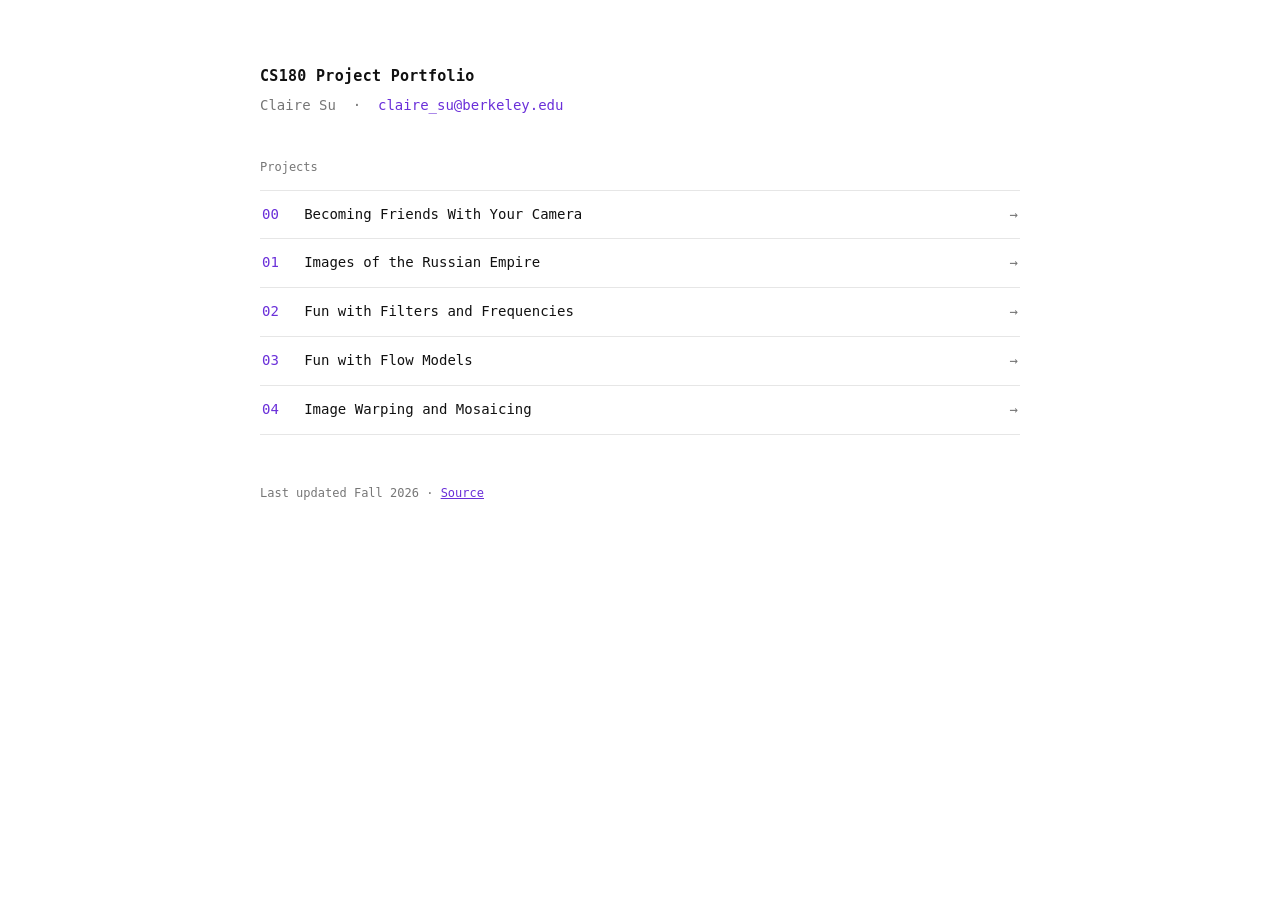
<file: index.html>
<!DOCTYPE html>
<html lang="en">
<head>
<meta charset="UTF-8">
<meta name="viewport" content="width=device-width, initial-scale=1.0">
<title>my cs180 portfolio</title>
<link rel="stylesheet" href="style.css">
</head>
<body>
<main>
  <h1>CS180 Project Portfolio</h1>
  <p class="sub">Claire Su &nbsp;&middot;&nbsp; <span class="accent">claire_su@berkeley.edu</span></p>

  <h2>Projects</h2>
  <ul class="projects">
    <li>
      <a href="./0/">
        <span class="name"><span class="num">00</span> &nbsp; Becoming Friends With Your Camera</span>
        <span class="arrow">&rarr;</span>
      </a>
    </li>
    <li>
      <a href="./1/">
        <span class="name"><span class="num">01</span> &nbsp; Images of the Russian Empire</span>
        <span class="arrow">&rarr;</span>
      </a>
    </li>
        <li>
      <a href="./2/">
        <span class="name"><span class="num">02</span> &nbsp; Fun with Filters and Frequencies</span>
        <span class="arrow">&rarr;</span>
      </a>
    </li>
    <li>
      <a href="./3/">
        <span class="name"><span class="num">03</span> &nbsp; Fun with Flow Models</span>
        <span class="arrow">&rarr;</span>
      </a>
    </li>
    <li>
      <a href="./4/">
        <span class="name"><span class="num">04</span> &nbsp; Image Warping and Mosaicing</span>
        <span class="arrow">&rarr;</span>
      </a>
    </li>
  </ul>

  <footer>
    Last updated Fall 2026 &middot; <a href="https://github.com/clairetsu/clairetsu.github.io">Source</a>
  </footer>
</main>
</body>
</html>
</file>
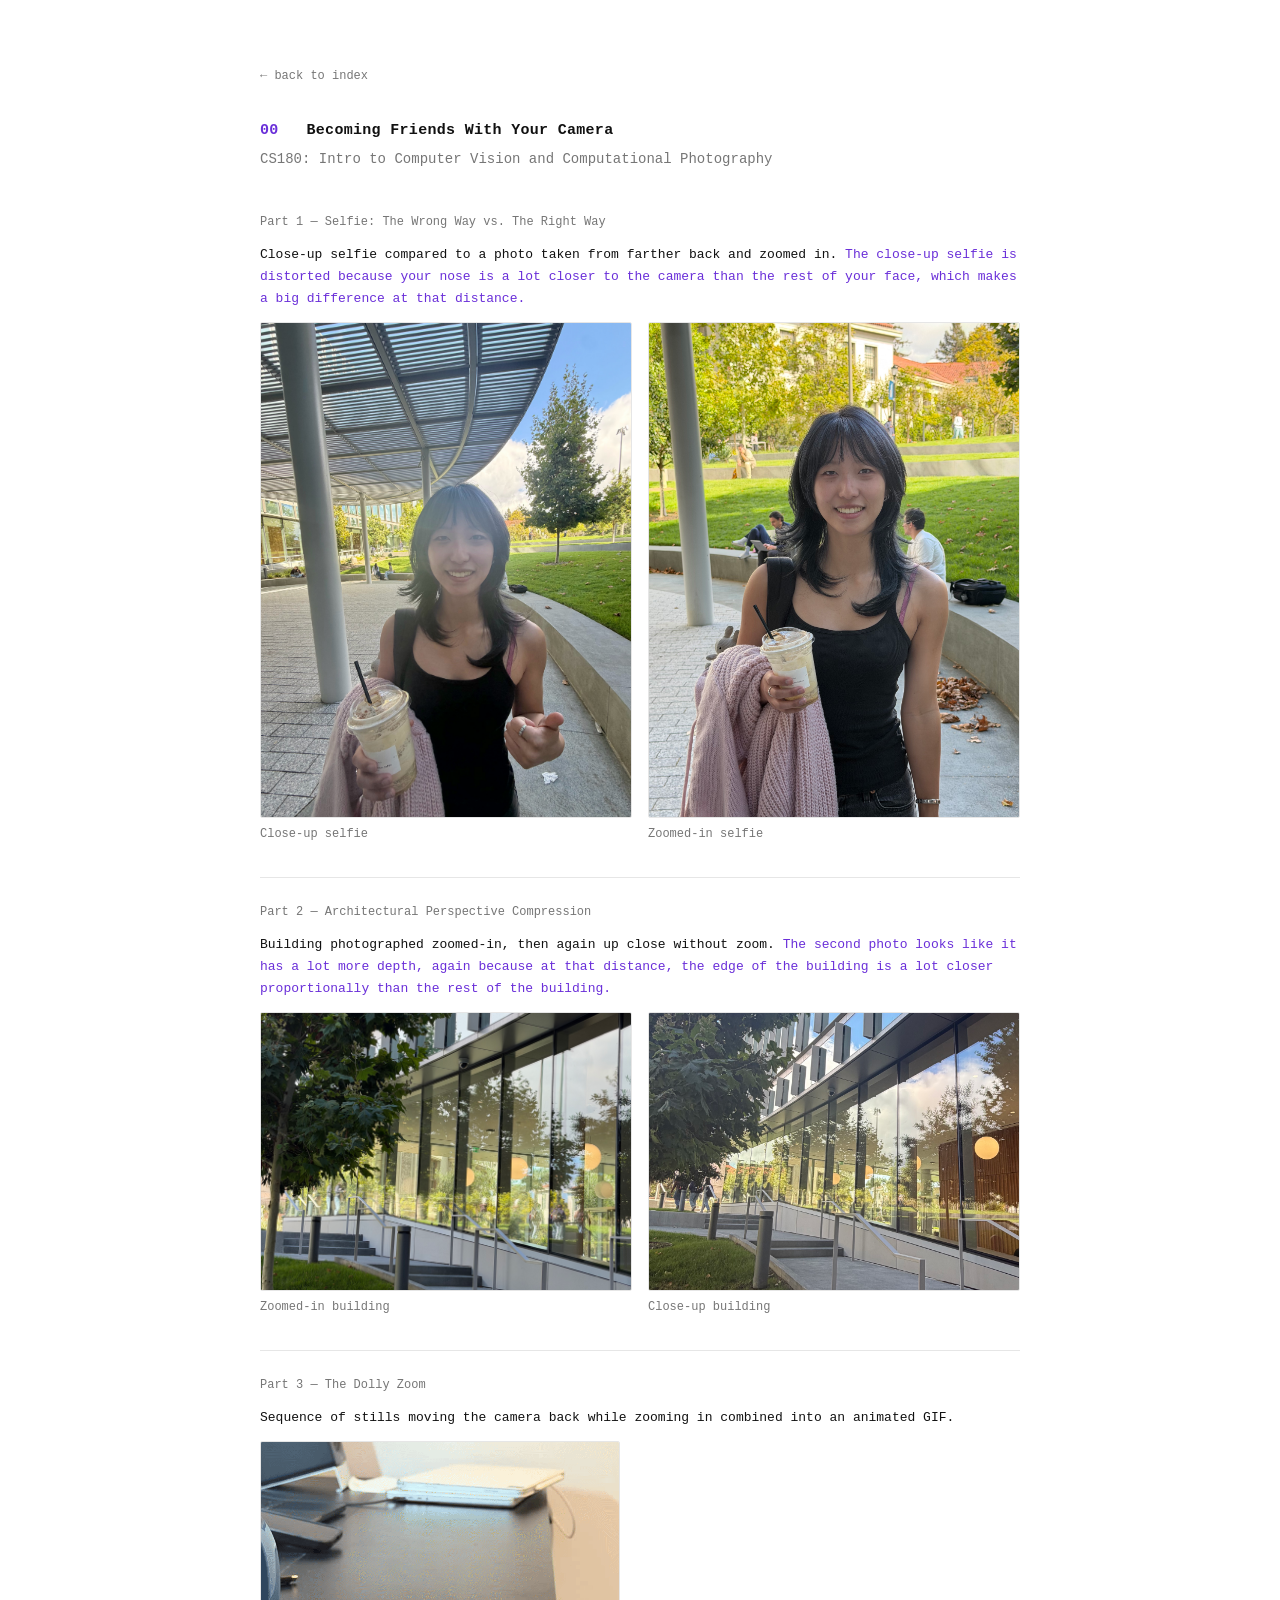
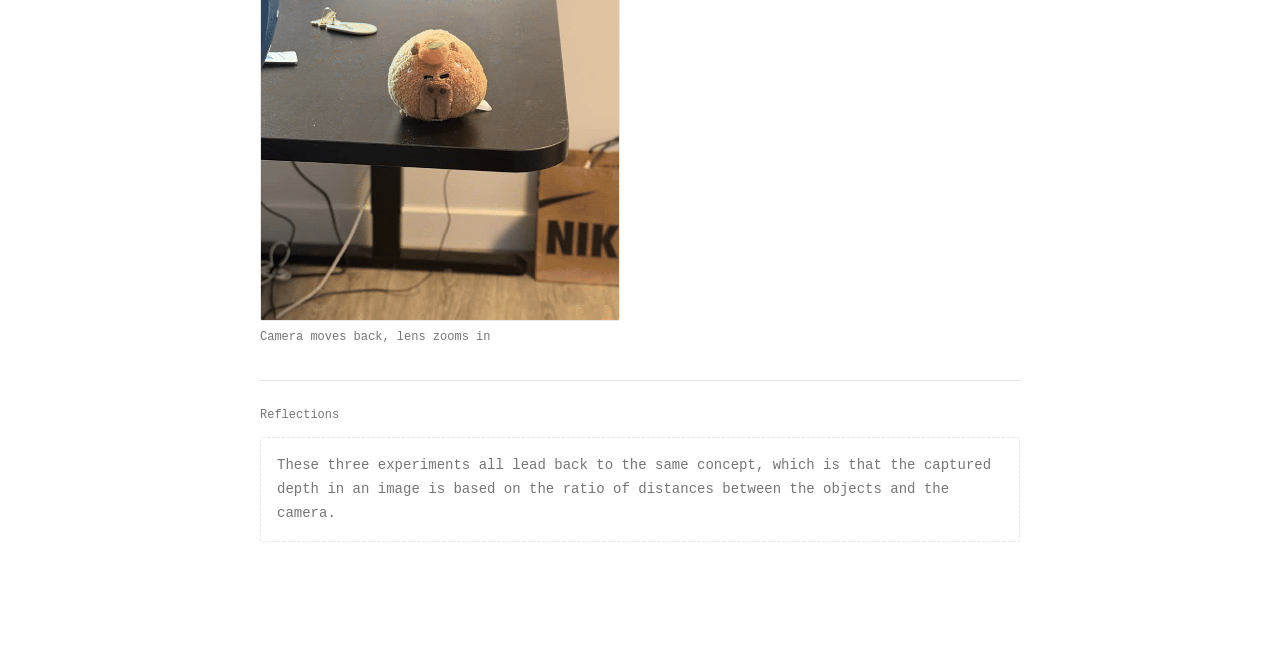
<file: 0/index.html>
<!DOCTYPE html>
<html lang="en">
<head>
<meta charset="UTF-8">
<meta name="viewport" content="width=device-width, initial-scale=1.0">
<title>project 0</title>
<link rel="stylesheet" href="../style.css">
</head>
<body>
<main>
  <a class="back" href="../">&larr; back to index</a>

  <h1><span class="num">00</span> &nbsp; Becoming Friends With Your Camera</h1>
  <p class="sub">CS180: Intro to Computer Vision and Computational Photography</p>

  <h2>Part 1 &mdash; Selfie: The Wrong Way vs. The Right Way</h2>
  <p class="prompt">
    Close-up selfie compared to a photo taken from farther back and zoomed in.
    <span class="accent">The close-up selfie is distorted because your nose is a lot closer to the camera than the rest of your face, which makes a big difference at that distance. </span>
  </p>
  <div class="figure-row portrait">
    <figure>
      <img src="images/zoom-out-selfie.jpeg" alt="Close-up selfie, no zoom, distorted proportions">
      <figcaption>Close-up selfie</figcaption>
    </figure>
    <figure>
      <img src="images/zoom-in-selfie.jpeg" alt="Selfie taken from farther back and zoomed in">
      <figcaption>Zoomed-in selfie</figcaption>
    </figure>
  </div>

  <h2>Part 2 &mdash; Architectural Perspective Compression</h2>
  <p class="prompt">
    Building photographed zoomed-in, then again up close without zoom.
    <span class="accent">The second photo looks like it has a lot more depth, again because at that distance, the edge of the building is a lot closer proportionally than the rest of the building.</span>
  </p>
  <div class="figure-row">
    <figure>
      <img src="images/zoom-in-building.jpeg" alt="Building photographed zoomed-in from a distance, compressed perspective">
      <figcaption>Zoomed-in building</figcaption>
    </figure>
    <figure>
      <img src="images/zoom-out-building.jpeg" alt="Building photographed up close without zoom">
      <figcaption>Close-up building</figcaption>
    </figure>
  </div>

  <h2>Part 3 &mdash; The Dolly Zoom</h2>
  <p class="prompt">
    Sequence of stills moving the camera back while zooming in combined into an animated GIF.
  </p>
  <div class="figure-row single portrait">
    <figure>
      <img src="images/dolly-zoom.gif" alt="Dolly zoom sequence: camera moves back while zooming in">
      <figcaption>Camera moves back, lens zooms in</figcaption>
    </figure>
  </div>

  <h2>Reflections</h2>
  <p class="placeholder">
    These three experiments all lead back to the same concept, which is that the captured depth in an image is based on the ratio of distances between the objects and the camera.
  </p>
</main>
</body>
</html>
</file>
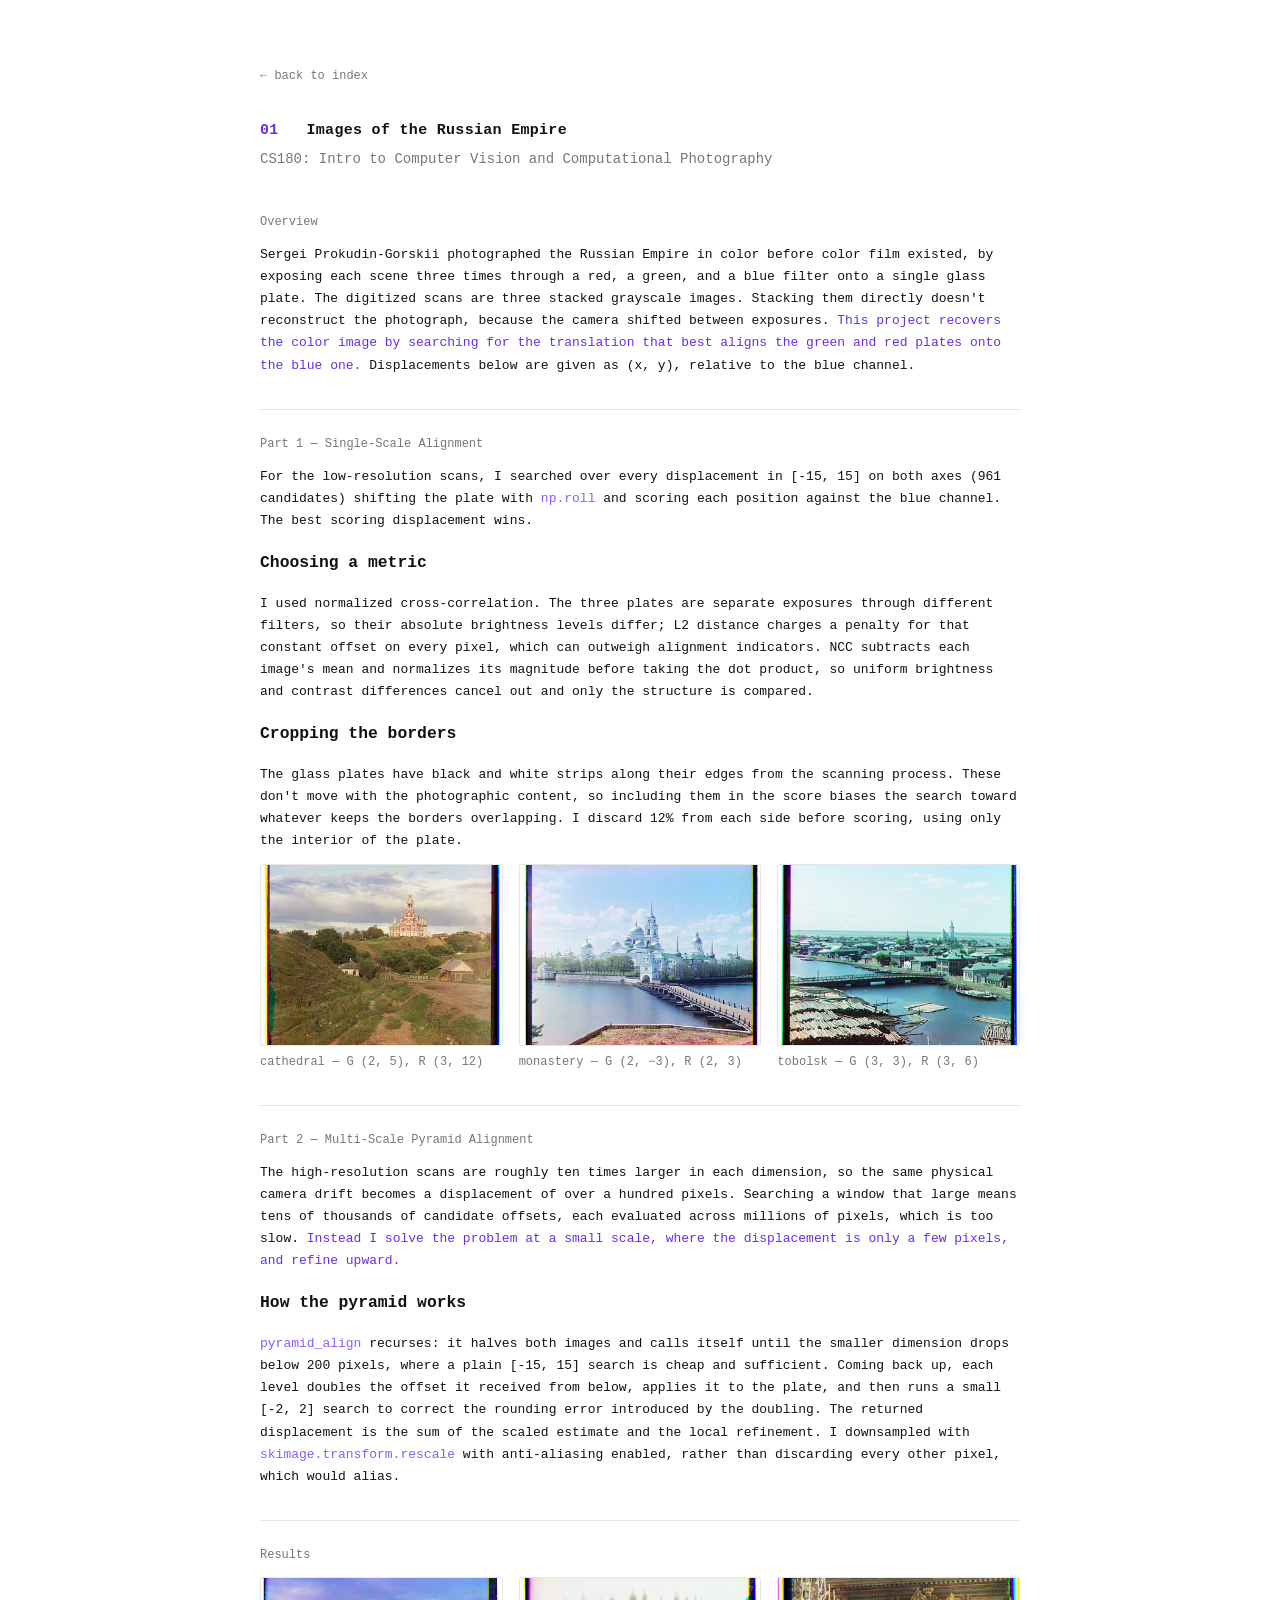
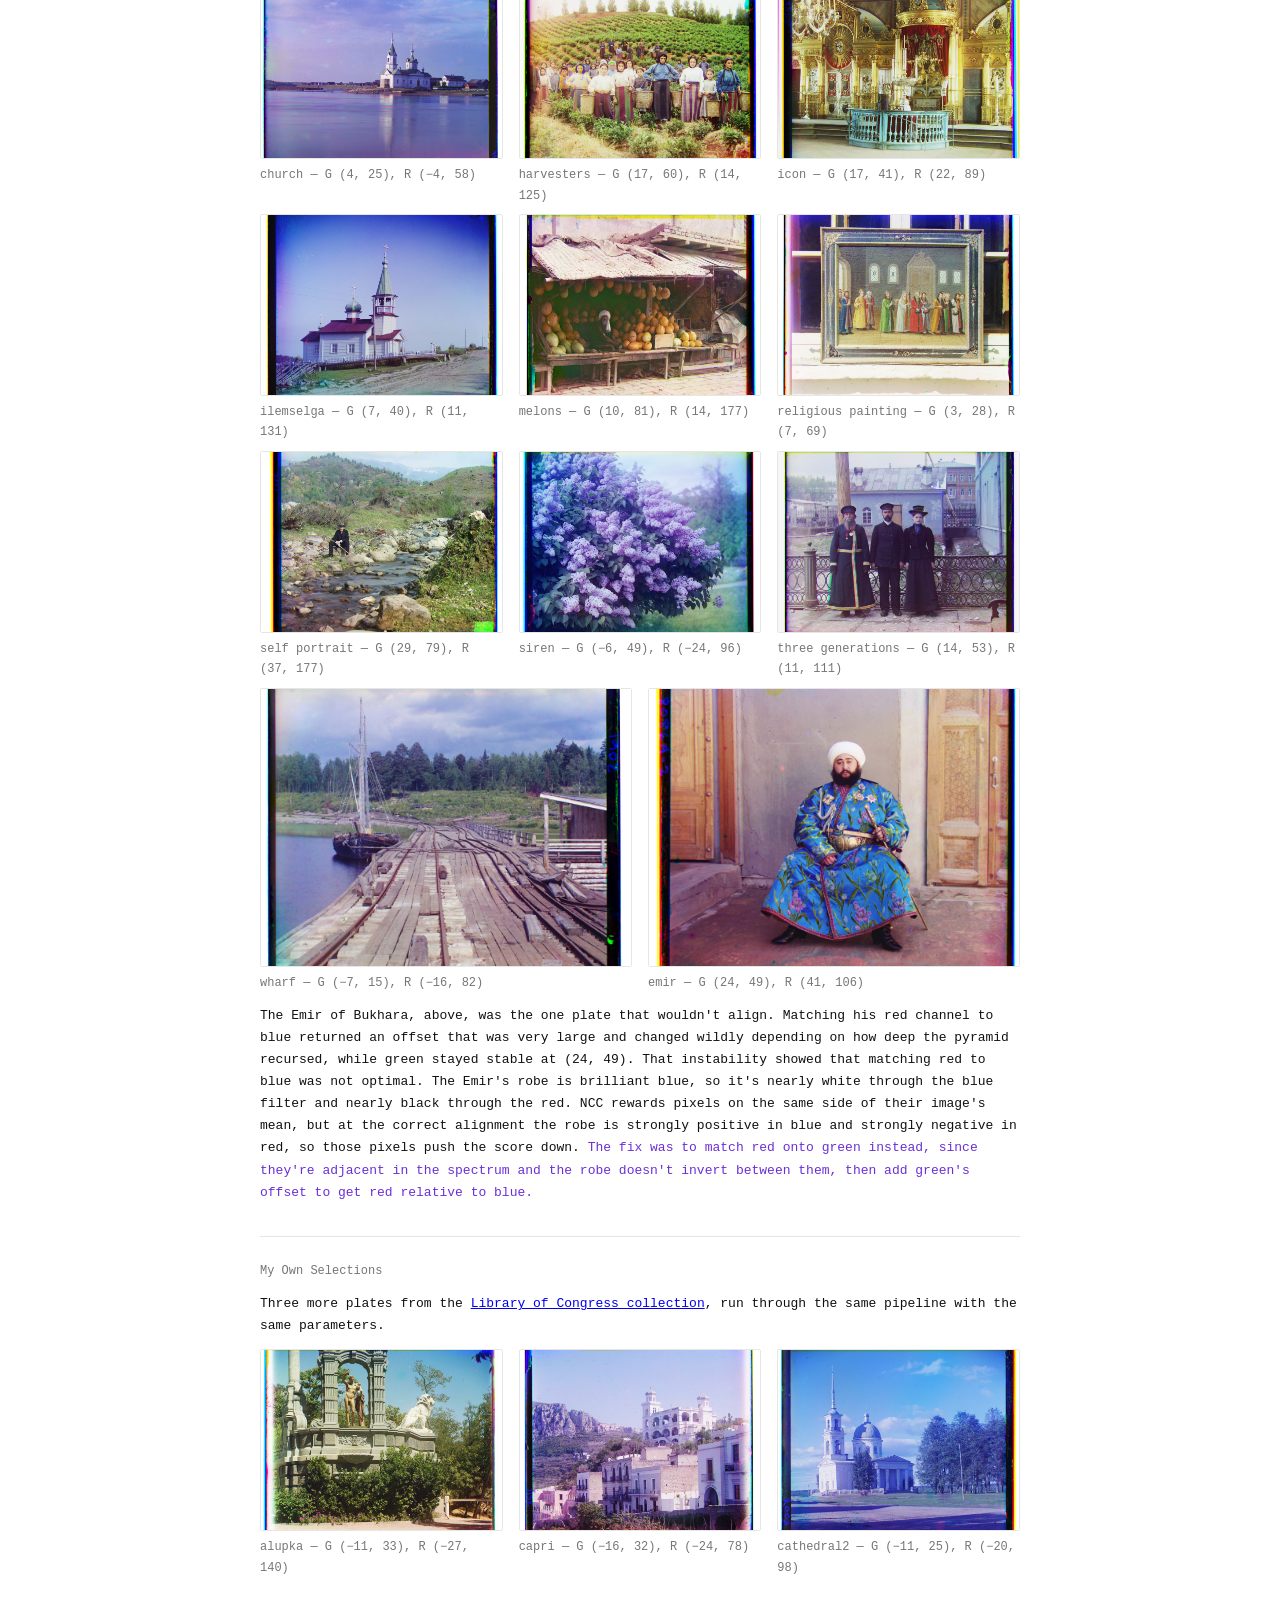
<file: 1/index.html>
<!DOCTYPE html>
<html lang="en">
<head>
<meta charset="UTF-8">
<meta name="viewport" content="width=device-width, initial-scale=1.0">
<title>project 1</title>
<link rel="stylesheet" href="../style.css">
<style>
  code { color: #8b5cf6; }
</style>
</head>
<body>
<main>
  <a class="back" href="../">&larr; back to index</a>

  <h1><span class="num">01</span> &nbsp; Images of the Russian Empire</h1>
  <p class="sub">CS180: Intro to Computer Vision and Computational Photography</p>

  <h2>Overview</h2>
  <p class="prompt">
    Sergei Prokudin-Gorskii photographed the Russian Empire in color before color film
    existed, by exposing each scene three times through a red, a green, and a blue filter
    onto a single glass plate. The digitized scans are three stacked grayscale images.
    Stacking them directly doesn't reconstruct the photograph, because the camera shifted
    between exposures.
    <span class="accent">This project recovers the color image by searching for the
    translation that best aligns the green and red plates onto the blue one.</span>
    Displacements below are given as (x, y), relative to the blue channel.
  </p>

  <h2>Part 1 &mdash; Single-Scale Alignment</h2>
  <p class="prompt">
    For the low-resolution scans, I searched over every displacement in [-15, 15] on both
    axes (961 candidates) shifting the plate with <code>np.roll</code> and scoring each
    position against the blue channel. The best scoring displacement wins.
  </p>

  <h3>Choosing a metric</h3>
  <p class="prompt">
    I used normalized cross-correlation. The three plates are separate exposures through
    different filters, so their absolute brightness levels differ; L2 distance charges a
    penalty for that constant offset on every pixel, which can outweigh alignment
    indicators. NCC subtracts each image's mean and normalizes its magnitude before taking
    the dot product, so uniform brightness and contrast differences cancel out and only the
    structure is compared.
  </p>

  <h3>Cropping the borders</h3>
  <p class="prompt">
    The glass plates have black and white strips along their edges from the scanning
    process. These don't move with the photographic content, so including them in the score
    biases the search toward whatever keeps the borders overlapping. I discard 12% from
    each side before scoring, using only the interior of the plate.
  </p>

  <div class="figure-row">
    <figure>
      <img src="colorized/out_cathedral.jpg" alt="Cathedral, aligned">
      <figcaption>cathedral &mdash; G (2, 5), R (3, 12)</figcaption>
    </figure>
    <figure>
      <img src="colorized/out_monastery.jpg" alt="Monastery, aligned">
      <figcaption>monastery &mdash; G (2, &minus;3), R (2, 3)</figcaption>
    </figure>
    <figure>
      <img src="colorized/out_tobolsk.jpg" alt="Tobolsk, aligned">
      <figcaption>tobolsk &mdash; G (3, 3), R (3, 6)</figcaption>
    </figure>
  </div>

  <h2>Part 2 &mdash; Multi-Scale Pyramid Alignment</h2>
  <p class="prompt">
    The high-resolution scans are roughly ten times larger in each dimension, so the same
    physical camera drift becomes a displacement of over a hundred pixels. Searching a
    window that large means tens of thousands of candidate offsets, each evaluated across
    millions of pixels, which is too slow.
    <span class="accent">Instead I solve the problem at a small scale, where the
    displacement is only a few pixels, and refine upward.</span>
  </p>

  <h3>How the pyramid works</h3>
  <p class="prompt">
    <code>pyramid_align</code> recurses: it halves both images and calls itself until the
    smaller dimension drops below 200 pixels, where a plain [-15, 15] search is cheap and
    sufficient. Coming back up, each level doubles the offset it received from below,
    applies it to the plate, and then runs a small [-2, 2] search to correct the rounding
    error introduced by the doubling. The returned displacement is the sum of the scaled
    estimate and the local refinement. I downsampled with
    <code>skimage.transform.rescale</code> with anti-aliasing enabled, rather than
    discarding every other pixel, which would alias.
  </p>

  <h2>Results</h2>

  <div class="figure-row">
    <figure>
      <img src="colorized/out_church.jpg" alt="Church, aligned">
      <figcaption>church &mdash; G (4, 25), R (&minus;4, 58)</figcaption>
    </figure>
    <figure>
      <img src="colorized/out_harvesters.jpg" alt="Harvesters, aligned">
      <figcaption>harvesters &mdash; G (17, 60), R (14, 125)</figcaption>
    </figure>
    <figure>
      <img src="colorized/out_icon.jpg" alt="Icon, aligned">
      <figcaption>icon &mdash; G (17, 41), R (22, 89)</figcaption>
    </figure>
  </div>
  <div class="figure-row">
    <figure>
      <img src="colorized/out_ilemselga.jpg" alt="Ilemselga, aligned">
      <figcaption>ilemselga &mdash; G (7, 40), R (11, 131)</figcaption>
    </figure>
    <figure>
      <img src="colorized/out_melons.jpg" alt="Melons, aligned">
      <figcaption>melons &mdash; G (10, 81), R (14, 177)</figcaption>
    </figure>
    <figure>
      <img src="colorized/out_religous_painting.jpg" alt="Religious painting, aligned">
      <figcaption>religious painting &mdash; G (3, 28), R (7, 69)</figcaption>
    </figure>
  </div>
  <div class="figure-row">
    <figure>
      <img src="colorized/out_self_portrait.jpg" alt="Self portrait, aligned">
      <figcaption>self portrait &mdash; G (29, 79), R (37, 177)</figcaption>
    </figure>
    <figure>
      <img src="colorized/out_siren.jpg" alt="Siren, aligned">
      <figcaption>siren &mdash; G (&minus;6, 49), R (&minus;24, 96)</figcaption>
    </figure>
    <figure>
      <img src="colorized/out_three_generations.jpg" alt="Three generations, aligned">
      <figcaption>three generations &mdash; G (14, 53), R (11, 111)</figcaption>
    </figure>
  </div>
  <div class="figure-row">
    <figure>
      <img src="colorized/out_wharf.jpg" alt="Wharf, aligned">
      <figcaption>wharf &mdash; G (&minus;7, 15), R (&minus;16, 82)</figcaption>
    </figure>
    <figure>
      <img src="colorized/out_emir.jpg" alt="Emir of Bukhara, aligned via the green channel">
      <figcaption>emir &mdash; G (24, 49), R (41, 106)</figcaption>
    </figure>
  </div>

  <p class="prompt">
    The Emir of Bukhara, above, was the one plate that wouldn't align. Matching his red
    channel to blue returned an offset that was very large and changed wildly depending on
    how deep the pyramid recursed, while green stayed stable at (24, 49). That instability
    showed that matching red to blue was not optimal. The Emir's robe is brilliant blue, so
    it's nearly white through the blue filter and nearly black through the red. NCC rewards
    pixels on the same side of their image's mean, but at the correct alignment the robe is
    strongly positive in blue and strongly negative in red, so those pixels push the score
    down.
    <span class="accent">The fix was to match red onto green instead, since they're adjacent
    in the spectrum and the robe doesn't invert between them, then add green's offset to get
    red relative to blue.</span>
  </p>

  <h2>My Own Selections</h2>
  <p class="prompt">
    Three more plates from the
    <a href="https://www.loc.gov/collections/prokudin-gorskii/?st=grid">Library of Congress
    collection</a>, run through the same pipeline with the same parameters.
  </p>
  <div class="figure-row">
    <figure>
      <img src="colorized/out_alupka.jpg" alt="Alupka, aligned">
      <figcaption>alupka &mdash; G (&minus;11, 33), R (&minus;27, 140)</figcaption>
    </figure>
    <figure>
      <img src="colorized/out_capri.jpg" alt="Capri, aligned">
      <figcaption>capri &mdash; G (&minus;16, 32), R (&minus;24, 78)</figcaption>
    </figure>
    <figure>
      <img src="colorized/out_cathedral2.jpg" alt="Second cathedral, aligned">
      <figcaption>cathedral2 &mdash; G (&minus;11, 25), R (&minus;20, 98)</figcaption>
    </figure>
  </div>
</main>
</body>
</html>
</file>
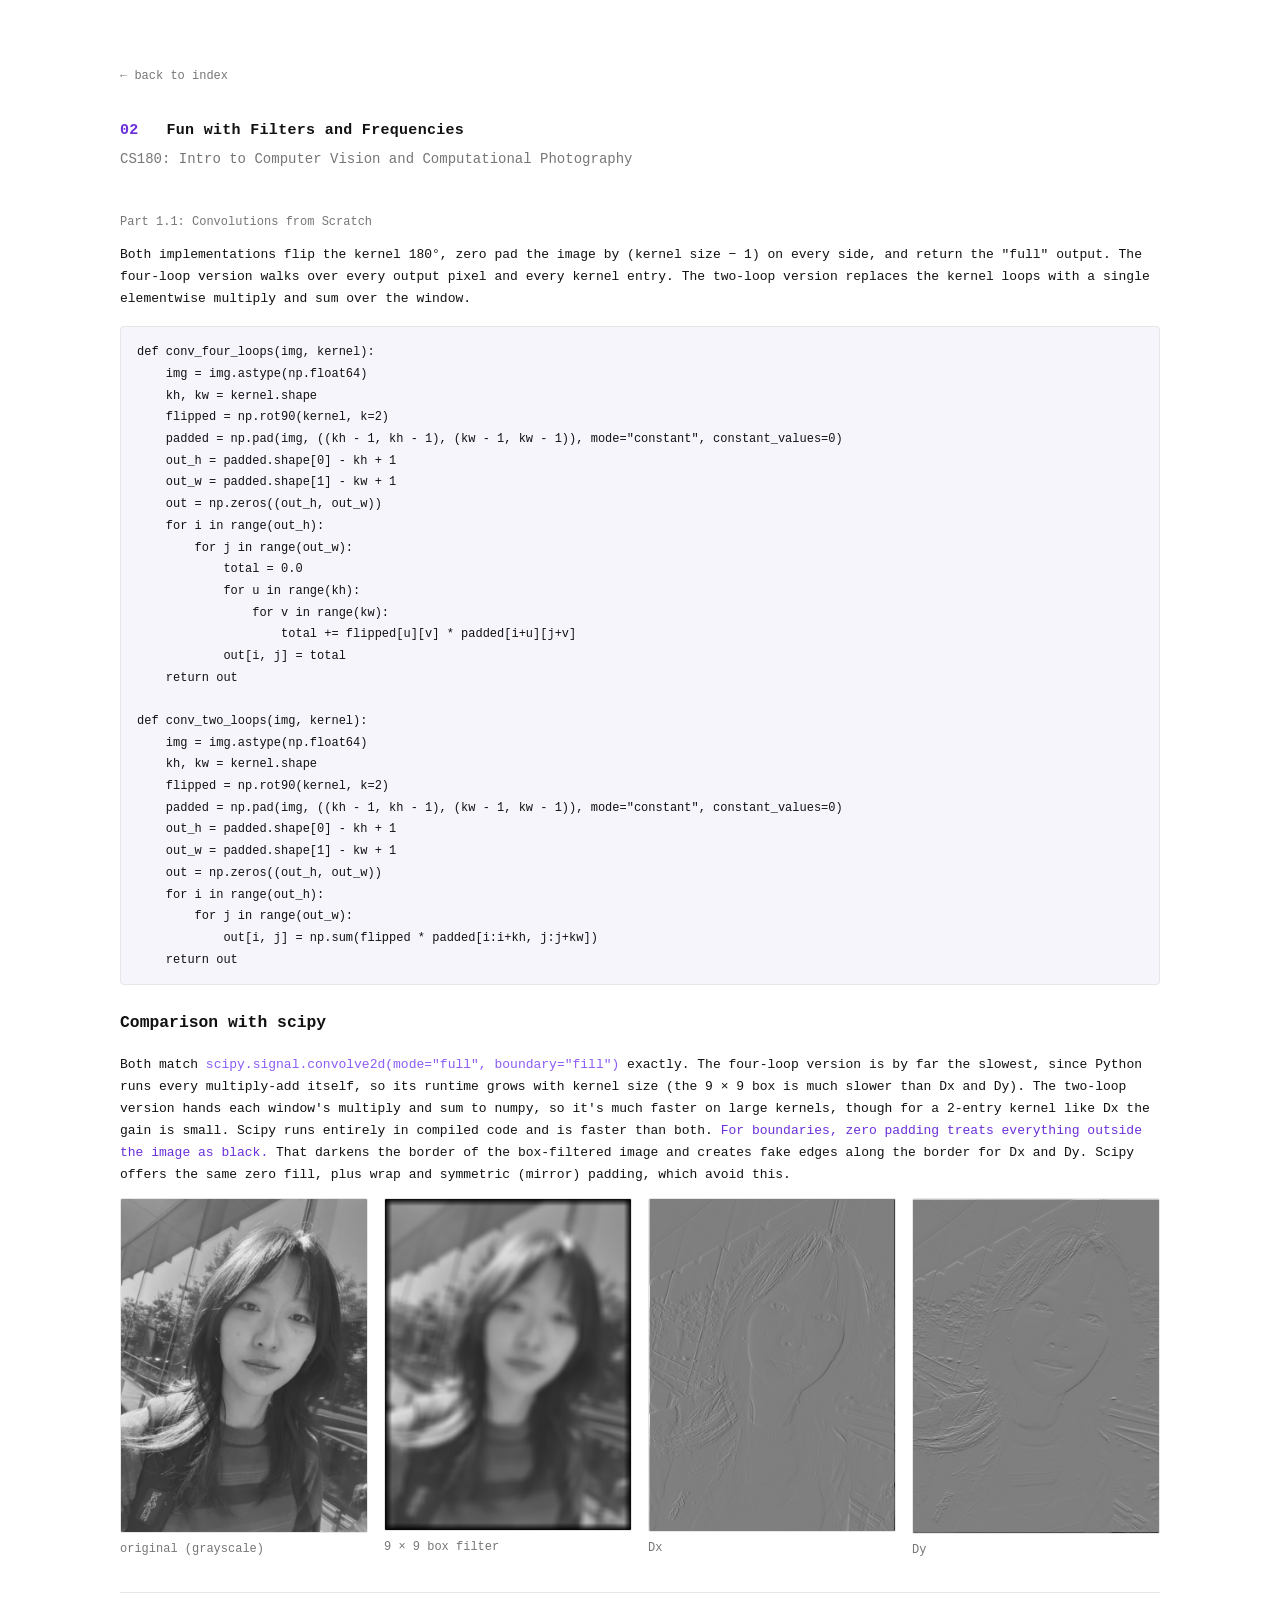
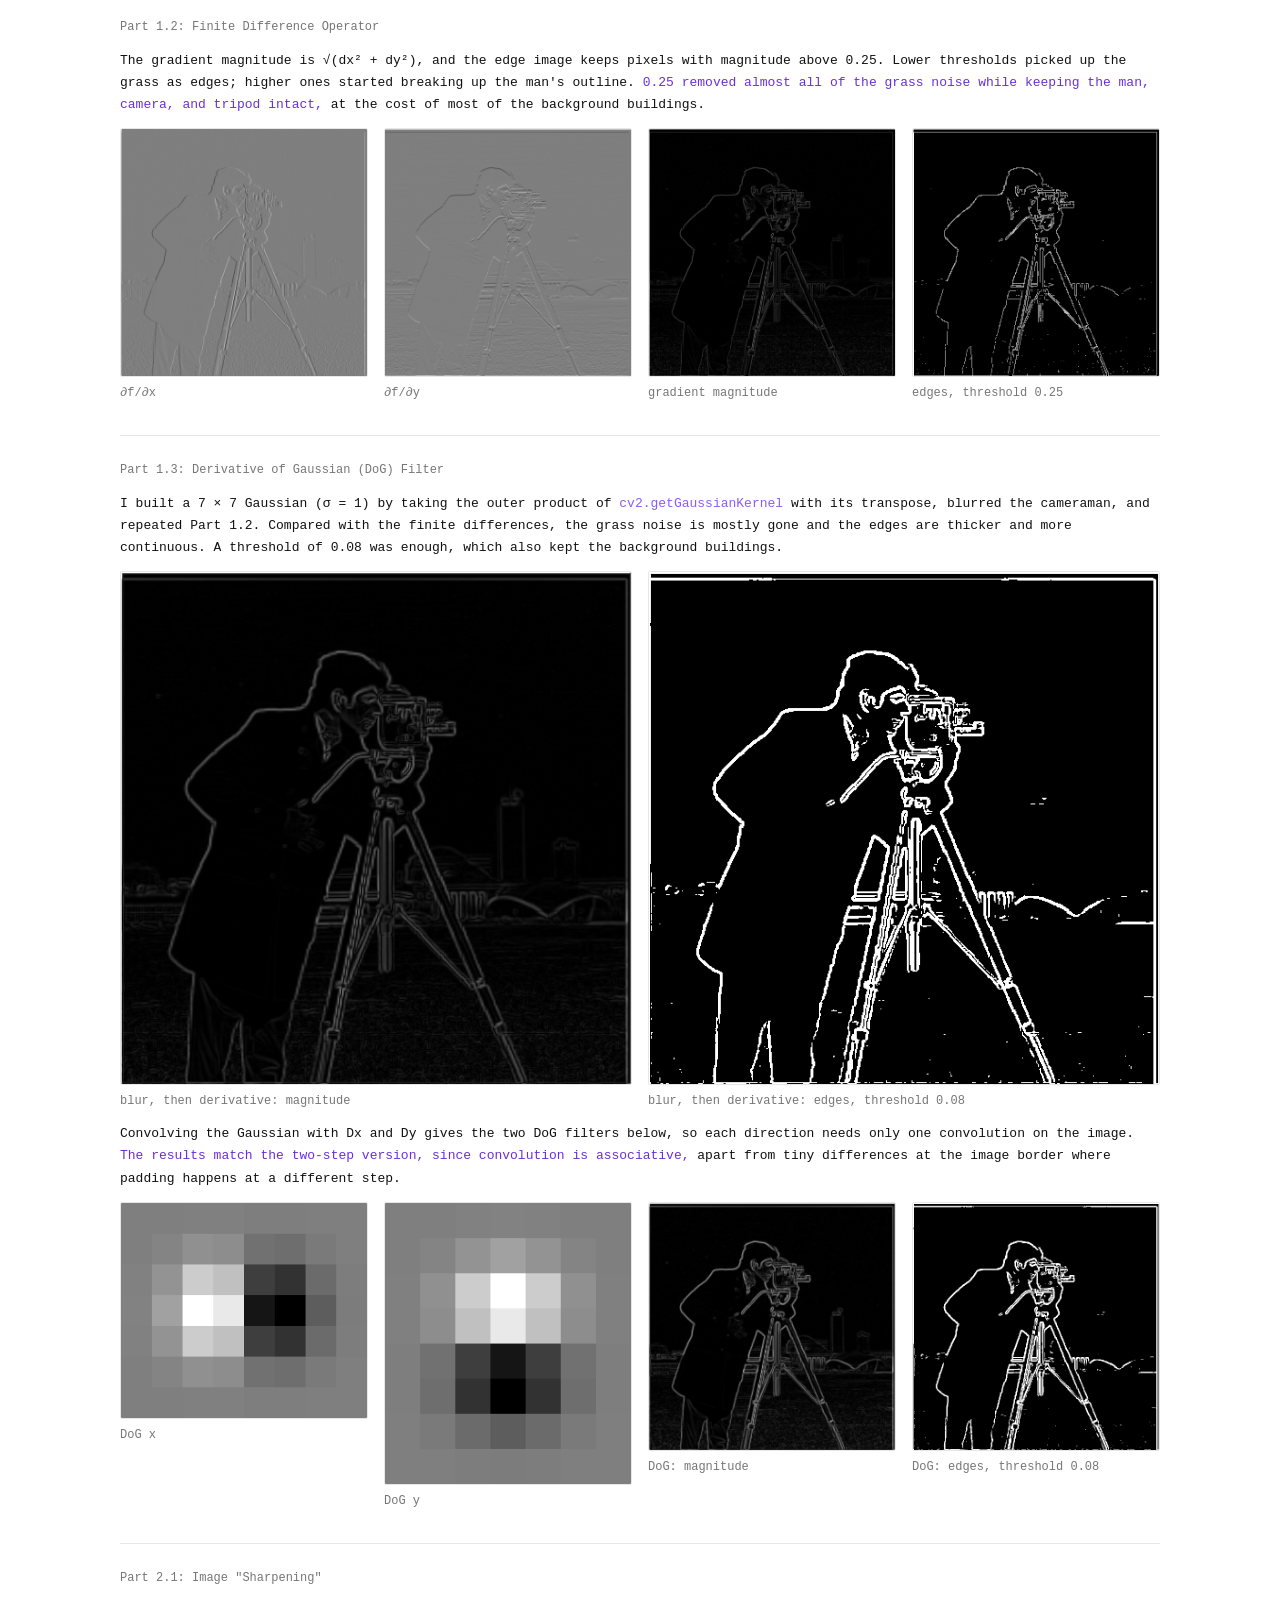
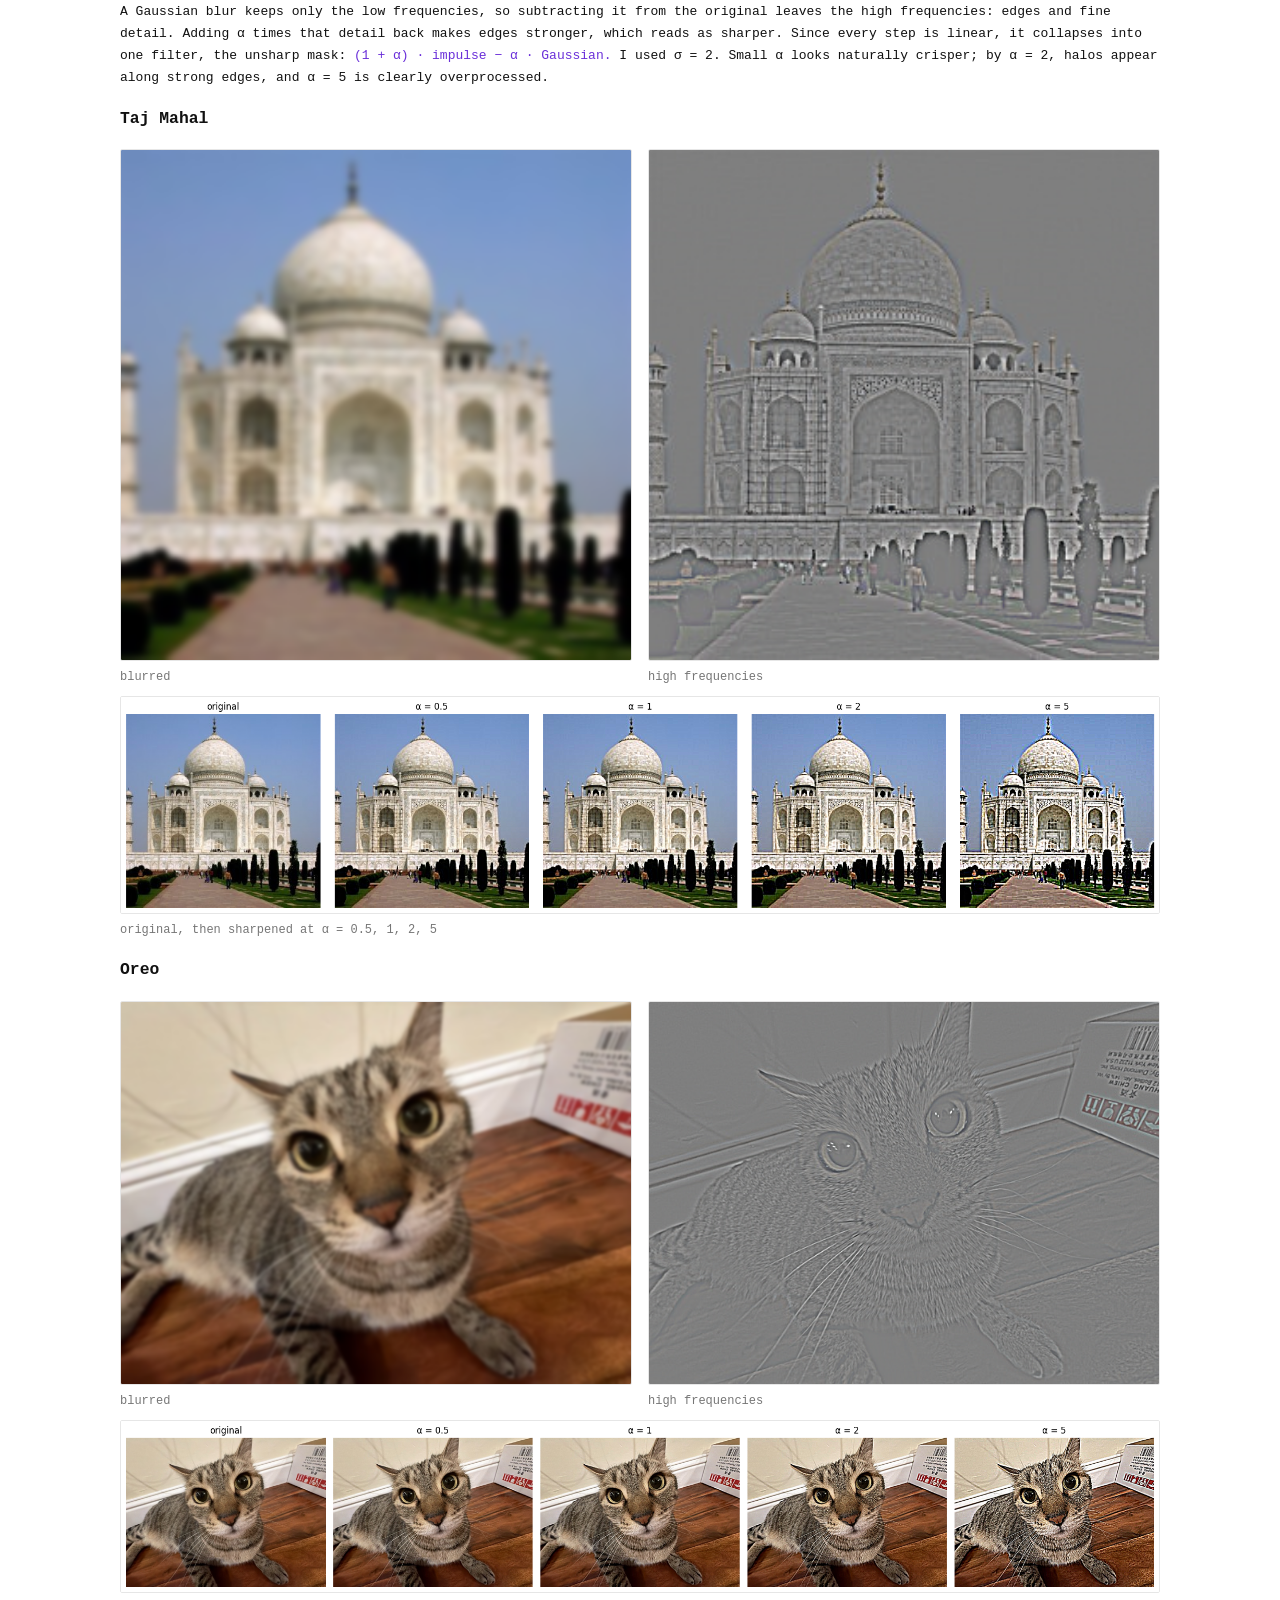
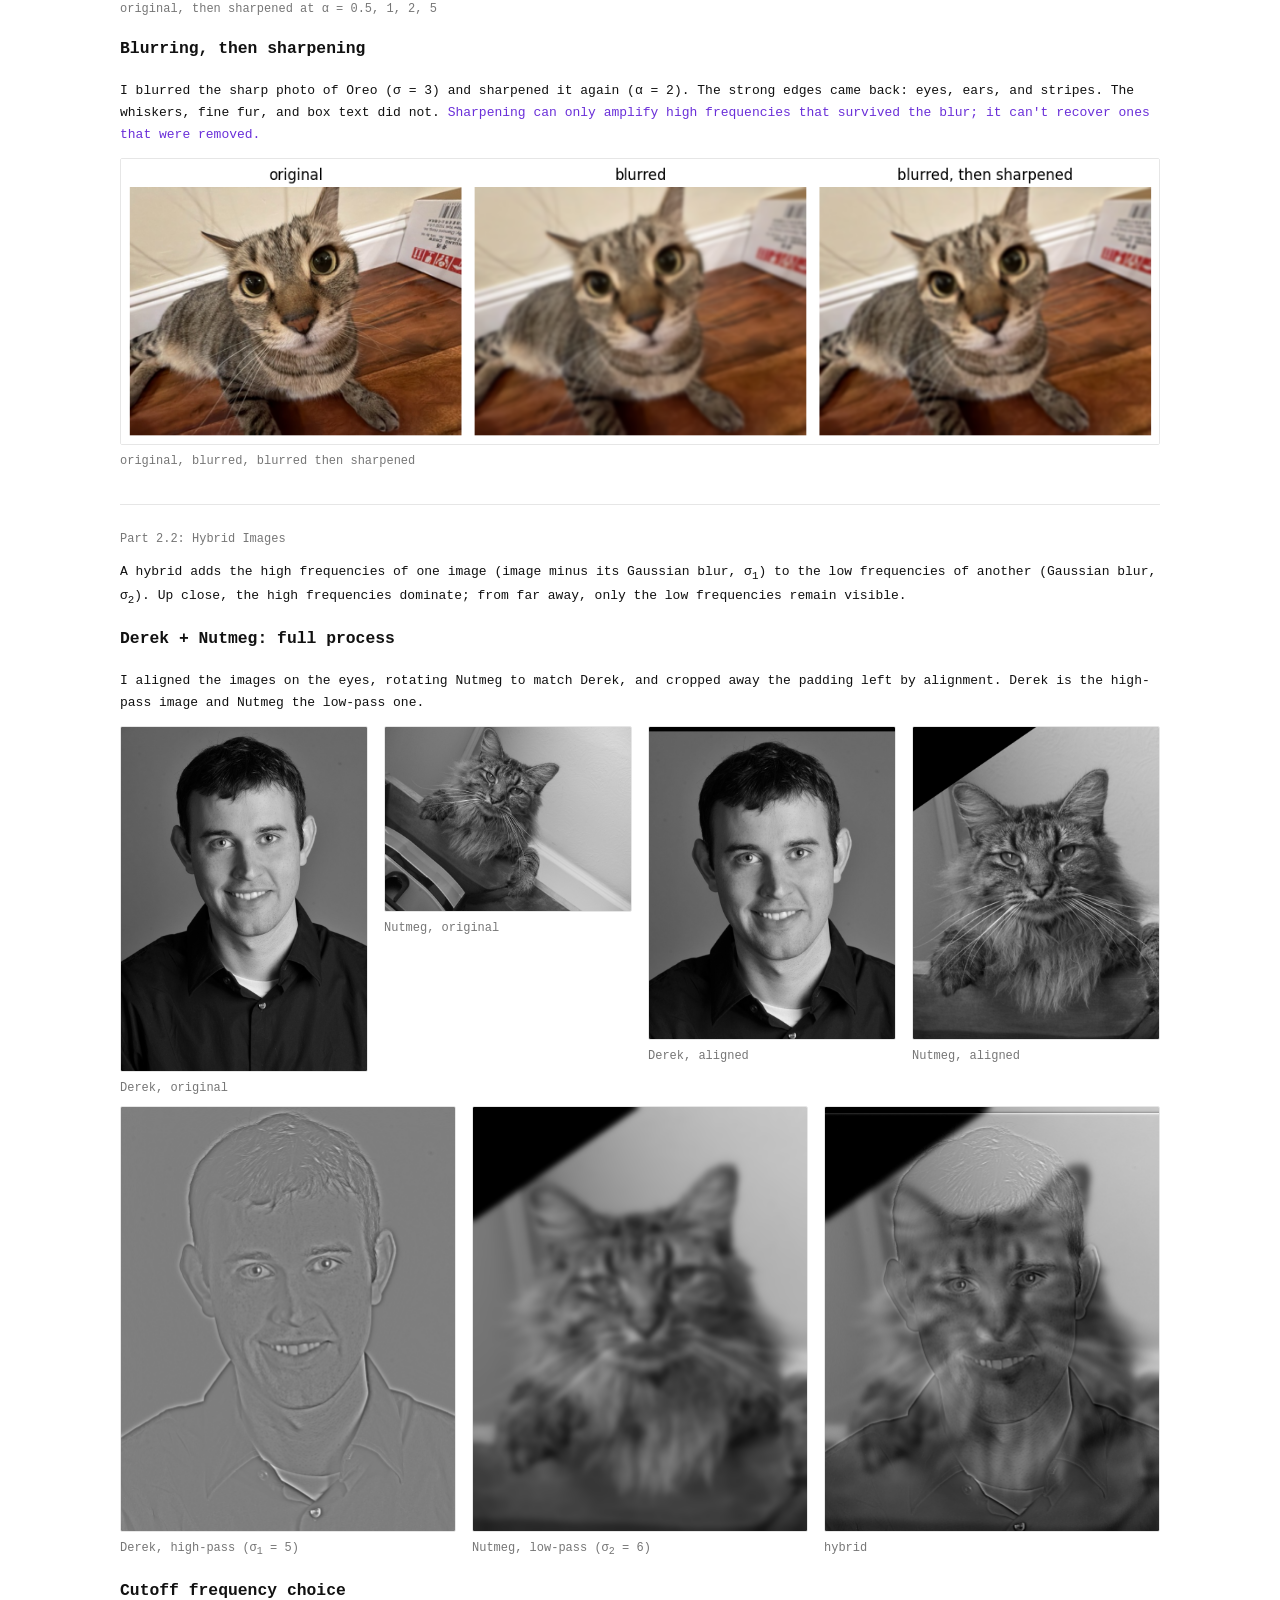
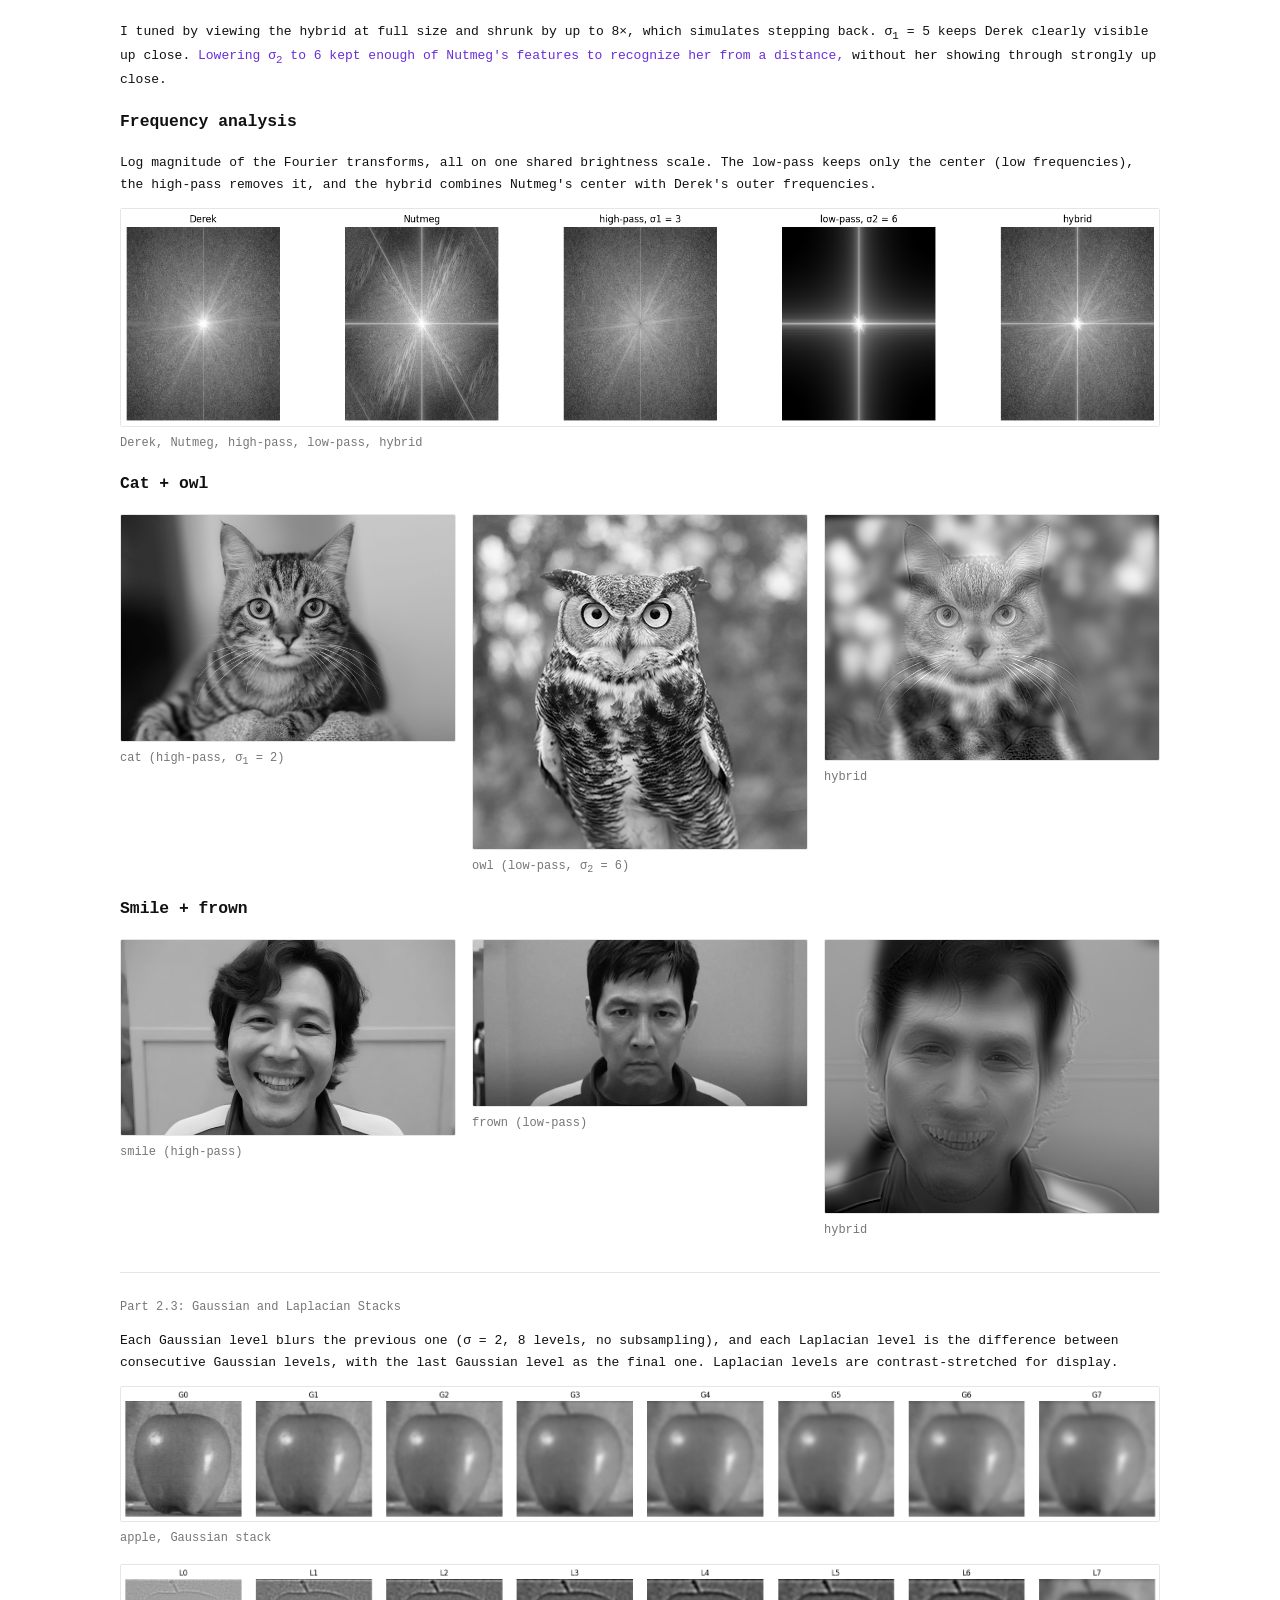
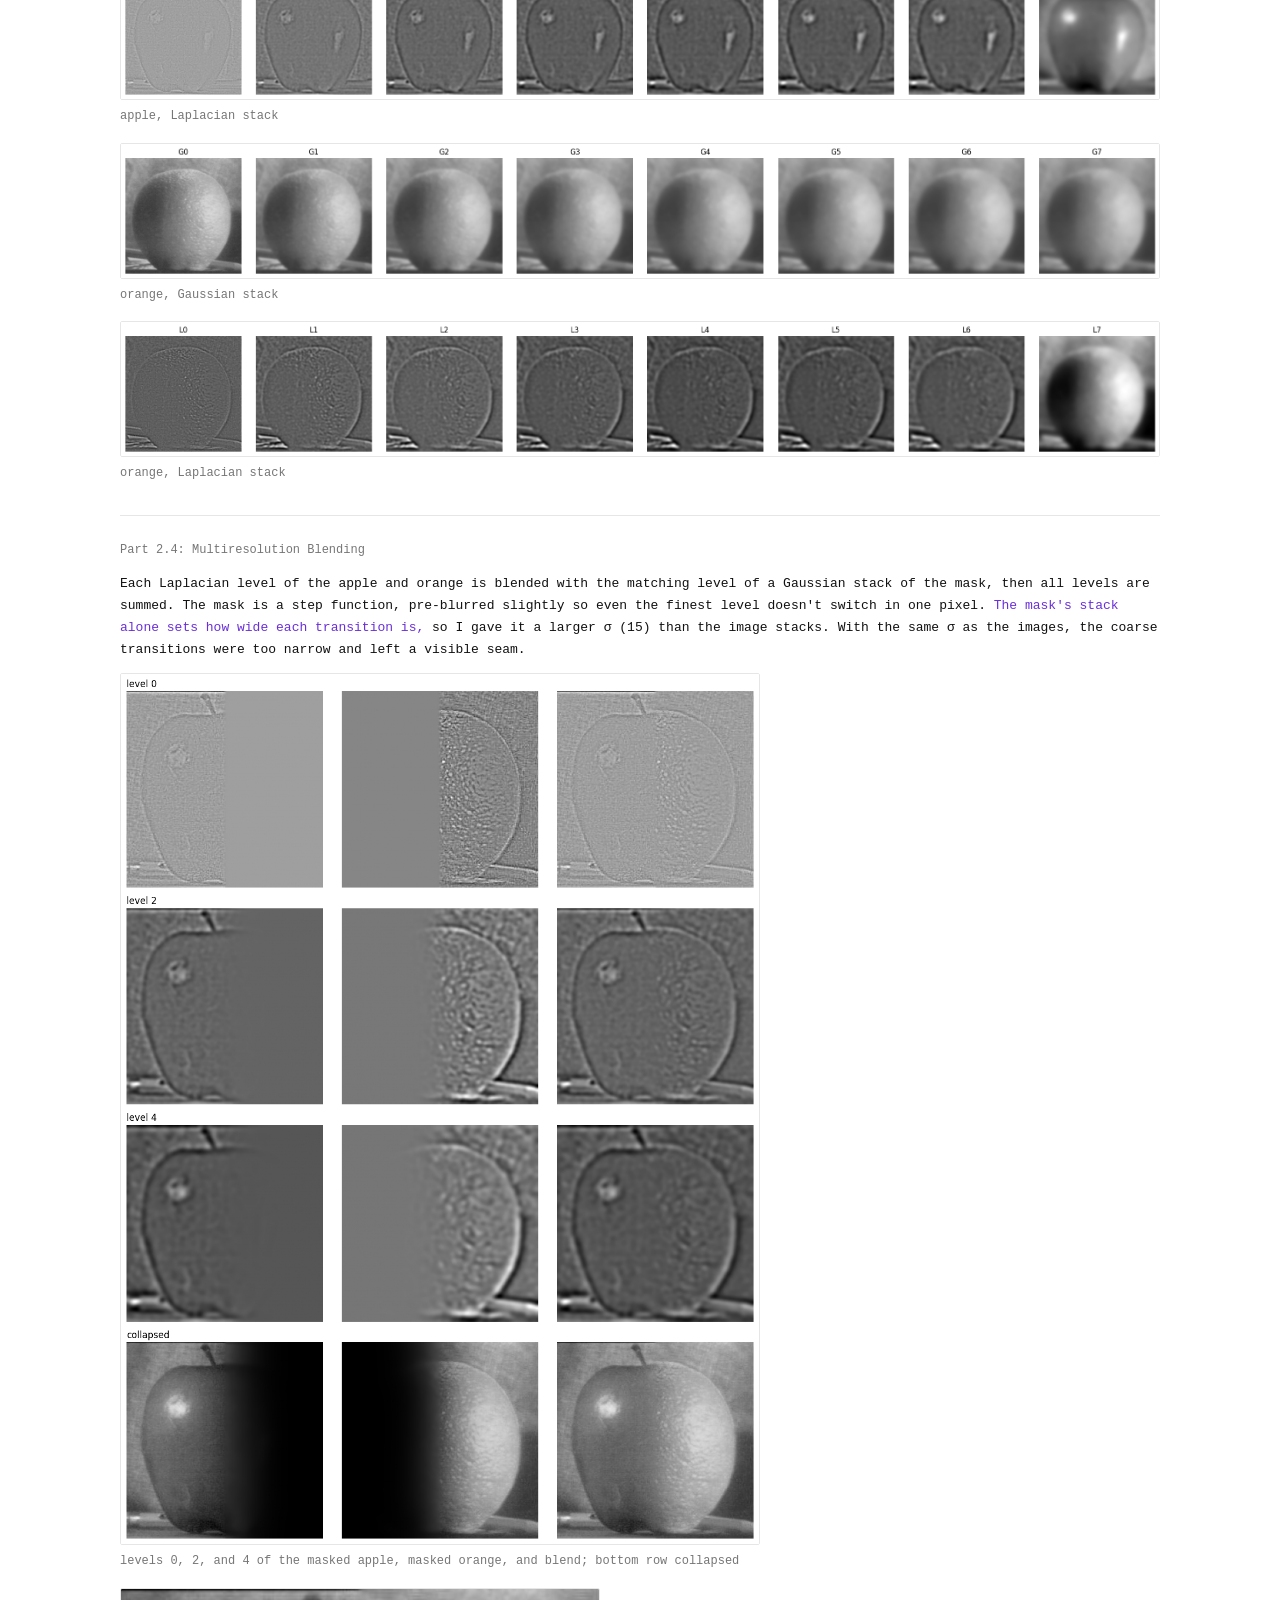
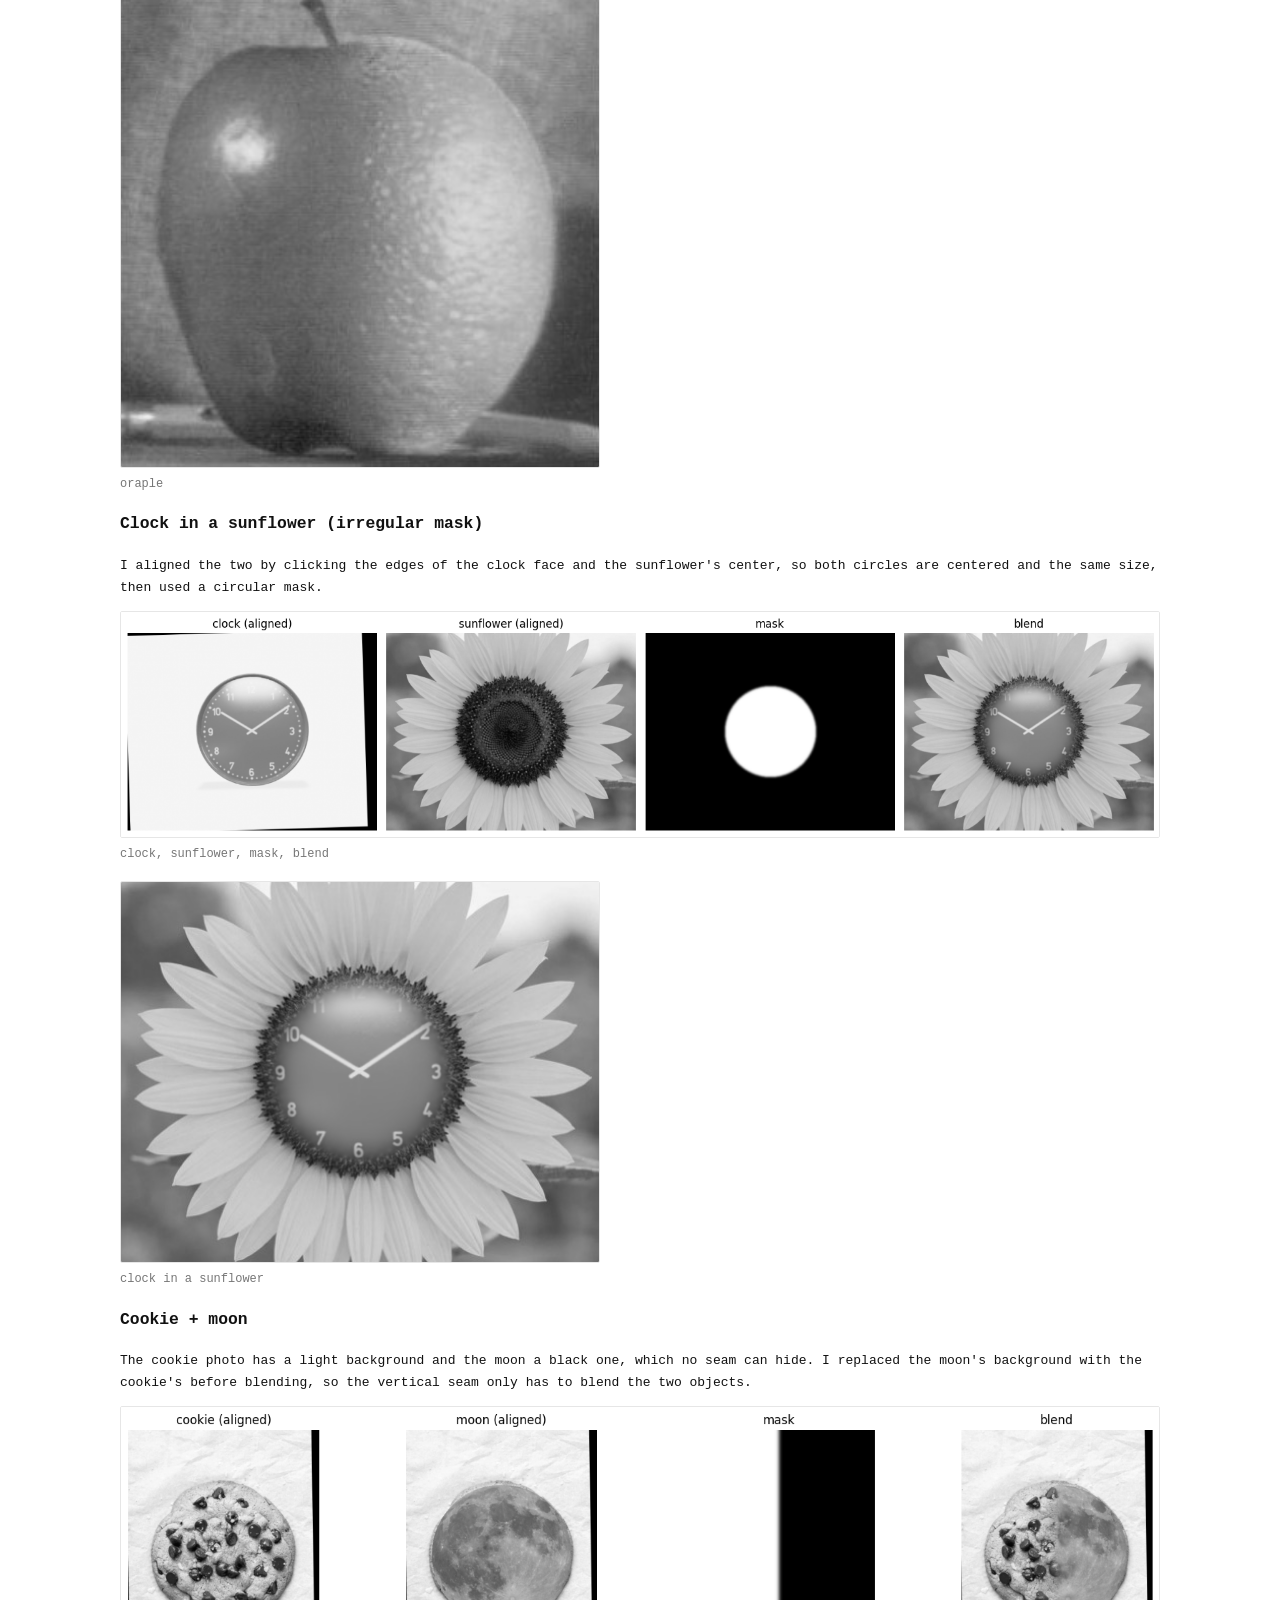
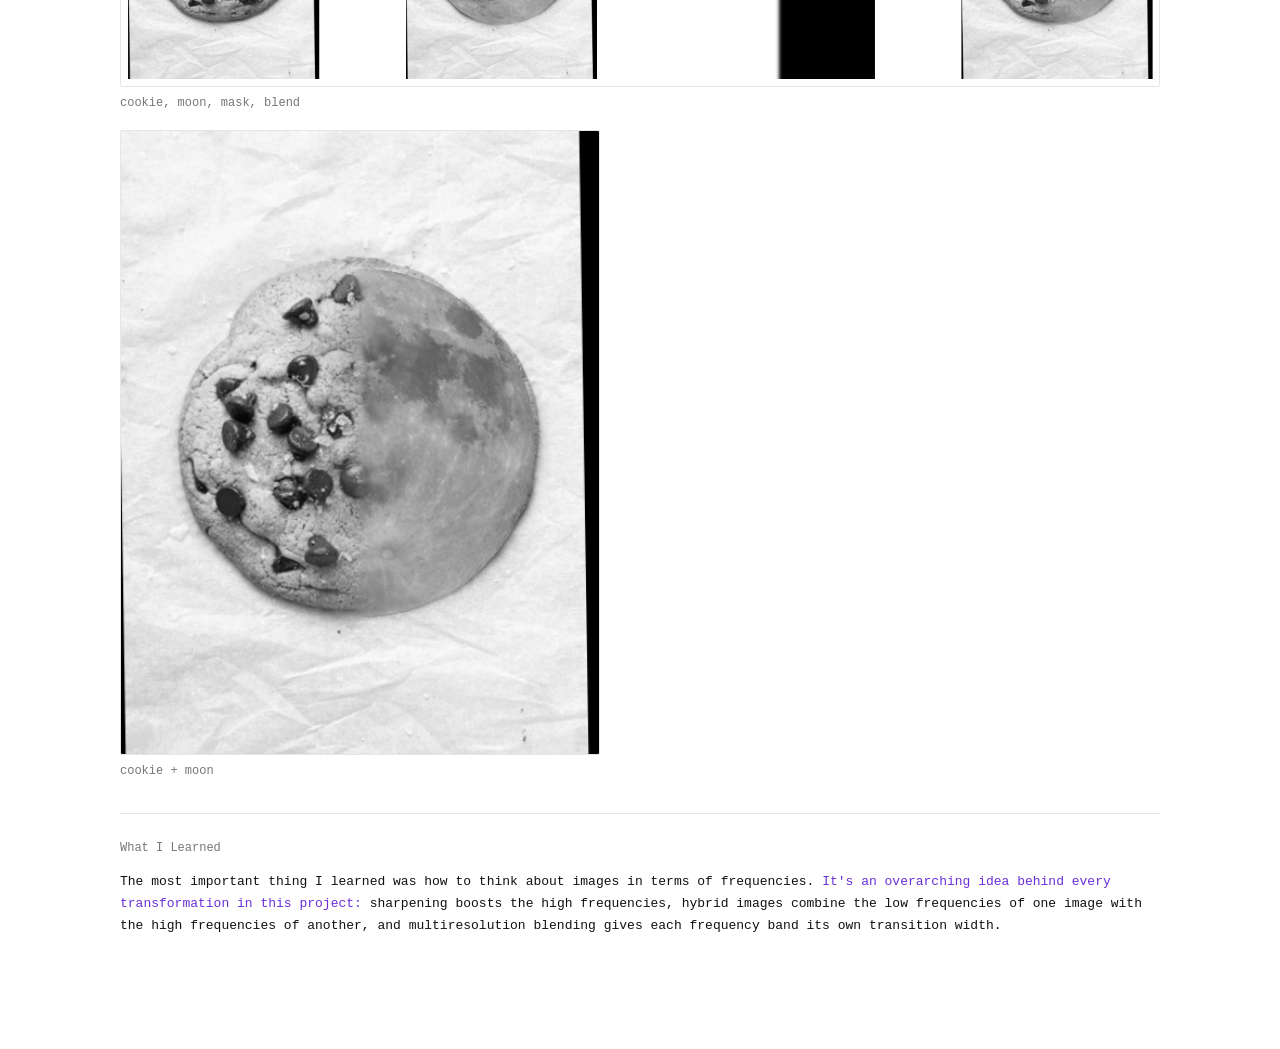
<file: 2/index.html>
<!DOCTYPE html>
<html lang="en">
<head>
<meta charset="UTF-8">
<meta name="viewport" content="width=device-width, initial-scale=1.0">
<title>project 2</title>
<link rel="stylesheet" href="../style.css">
<style>
  code { color: #8b5cf6; }
</style>
</head>
<body>
<main class="natural">
  <a class="back" href="../">&larr; back to index</a>

  <h1><span class="num">02</span> &nbsp; Fun with Filters and Frequencies</h1>
  <p class="sub">CS180: Intro to Computer Vision and Computational Photography</p>

  <!-- ================= PART 1 ================= -->
  <h2>Part 1.1: Convolutions from Scratch</h2>
  <p class="prompt">
    Both implementations flip the kernel 180&deg;, zero pad the image by (kernel size &minus; 1)
    on every side, and return the "full" output. The four-loop version walks over every output
    pixel and every kernel entry. The two-loop version replaces the kernel loops with a single
    elementwise multiply and sum over the window.
  </p>
<pre><code>def conv_four_loops(img, kernel):
    img = img.astype(np.float64)
    kh, kw = kernel.shape
    flipped = np.rot90(kernel, k=2)
    padded = np.pad(img, ((kh - 1, kh - 1), (kw - 1, kw - 1)), mode="constant", constant_values=0)
    out_h = padded.shape[0] - kh + 1
    out_w = padded.shape[1] - kw + 1
    out = np.zeros((out_h, out_w))
    for i in range(out_h):
        for j in range(out_w):
            total = 0.0
            for u in range(kh):
                for v in range(kw):
                    total += flipped[u][v] * padded[i+u][j+v]
            out[i, j] = total
    return out

def conv_two_loops(img, kernel):
    img = img.astype(np.float64)
    kh, kw = kernel.shape
    flipped = np.rot90(kernel, k=2)
    padded = np.pad(img, ((kh - 1, kh - 1), (kw - 1, kw - 1)), mode="constant", constant_values=0)
    out_h = padded.shape[0] - kh + 1
    out_w = padded.shape[1] - kw + 1
    out = np.zeros((out_h, out_w))
    for i in range(out_h):
        for j in range(out_w):
            out[i, j] = np.sum(flipped * padded[i:i+kh, j:j+kw])
    return out</code></pre>

  <h3>Comparison with scipy</h3>
  <p class="prompt">
    Both match <code>scipy.signal.convolve2d(mode="full", boundary="fill")</code> exactly.
    The four-loop version is by far the slowest, since Python runs every multiply-add itself,
    so its runtime grows with kernel size (the 9 &times; 9 box is much slower than Dx and Dy).
    The two-loop version hands each window's multiply and sum to numpy, so it's much faster on
    large kernels, though for a 2-entry kernel like Dx the gain is small. Scipy runs entirely
    in compiled code and is faster than both.
    <span class="accent">For boundaries, zero padding treats everything outside the image as
    black.</span> That darkens the border of the box-filtered image and creates fake edges
    along the border for Dx and Dy. Scipy offers the same zero fill, plus wrap and symmetric
    (mirror) padding, which avoid this.
  </p>

  <div class="figure-row">
    <figure>
      <img src="images/selfie_gray.jpg" alt="Selfie, grayscale">
      <figcaption>original (grayscale)</figcaption>
    </figure>
    <figure>
      <img src="images/selfie_box.jpg" alt="Selfie, 9x9 box filter">
      <figcaption>9 &times; 9 box filter</figcaption>
    </figure>
    <figure>
      <img src="images/selfie_dx.jpg" alt="Selfie, Dx">
      <figcaption>Dx</figcaption>
    </figure>
    <figure>
      <img src="images/selfie_dy.jpg" alt="Selfie, Dy">
      <figcaption>Dy</figcaption>
    </figure>
  </div>

  <h2>Part 1.2: Finite Difference Operator</h2>
  <p class="prompt">
    The gradient magnitude is &radic;(dx&sup2; + dy&sup2;), and the edge image keeps pixels
    with magnitude above 0.25. Lower thresholds picked up the grass as edges; higher ones
    started breaking up the man's outline.
    <span class="accent">0.25 removed almost all of the grass noise while keeping the man,
    camera, and tripod intact,</span> at the cost of most of the background buildings.
  </p>

  <div class="figure-row">
    <figure>
      <img src="images/cameraman_dx.png" alt="Cameraman, partial derivative in x">
      <figcaption>&part;f/&part;x</figcaption>
    </figure>
    <figure>
      <img src="images/cameraman_dy.png" alt="Cameraman, partial derivative in y">
      <figcaption>&part;f/&part;y</figcaption>
    </figure>
    <figure>
      <img src="images/cameraman_mag.png" alt="Cameraman, gradient magnitude">
      <figcaption>gradient magnitude</figcaption>
    </figure>
    <figure>
      <img src="images/cameraman_edges_t0.25.png" alt="Cameraman, edges at threshold 0.25">
      <figcaption>edges, threshold 0.25</figcaption>
    </figure>
  </div>

  <h2>Part 1.3: Derivative of Gaussian (DoG) Filter</h2>
  <p class="prompt">
    I built a 7 &times; 7 Gaussian (&sigma; = 1) by taking the outer product of
    <code>cv2.getGaussianKernel</code> with its transpose, blurred the cameraman, and repeated
    Part 1.2. Compared with the finite differences, the grass noise is mostly gone and the
    edges are thicker and more continuous. A threshold of 0.08 was enough, which also kept the
    background buildings.
  </p>
  <div class="figure-row">
    <figure>
      <img src="images/cameraman_blur_mag.png" alt="Blurred cameraman, gradient magnitude">
      <figcaption>blur, then derivative: magnitude</figcaption>
    </figure>
    <figure>
      <img src="images/cameraman_blur_edges_t0.08.png" alt="Blurred cameraman, edges at 0.08">
      <figcaption>blur, then derivative: edges, threshold 0.08</figcaption>
    </figure>
  </div>

  <p class="prompt">
    Convolving the Gaussian with Dx and Dy gives the two DoG filters below, so each direction
    needs only one convolution on the image.
    <span class="accent">The results match the two-step version, since convolution is
    associative,</span> apart from tiny differences at the image border where padding happens
    at a different step.
  </p>
  <div class="figure-row">
    <figure>
      <img src="images/cameraman_dog_x.png" alt="DoG filter in x">
      <figcaption>DoG x</figcaption>
    </figure>
    <figure>
      <img src="images/cameraman_dog_y.png" alt="DoG filter in y">
      <figcaption>DoG y</figcaption>
    </figure>
    <figure>
      <img src="images/cameraman_dog_mag.png" alt="Cameraman, DoG gradient magnitude">
      <figcaption>DoG: magnitude</figcaption>
    </figure>
    <figure>
      <img src="images/cameraman_dog_edges_t0.08.png" alt="Cameraman, DoG edges at 0.08">
      <figcaption>DoG: edges, threshold 0.08</figcaption>
    </figure>
  </div>

  <!-- ================= PART 2 ================= -->
  <h2>Part 2.1: Image "Sharpening"</h2>
  <p class="prompt">
    A Gaussian blur keeps only the low frequencies, so subtracting it from the original leaves
    the high frequencies: edges and fine detail. Adding &alpha; times that detail back makes
    edges stronger, which reads as sharper. Since every step is linear, it collapses into one
    filter, the unsharp mask:
    <span class="accent">(1 + &alpha;) &middot; impulse &minus; &alpha; &middot; Gaussian.</span>
    I used &sigma; = 2. Small &alpha; looks naturally crisper; by &alpha; = 2, halos appear
    along strong edges, and &alpha; = 5 is clearly overprocessed.
  </p>

  <h3>Taj Mahal</h3>
  <div class="figure-row">
    <figure>
      <img src="images/taj_blur.png" alt="Taj Mahal, blurred">
      <figcaption>blurred</figcaption>
    </figure>
    <figure>
      <img src="images/taj_details.png" alt="Taj Mahal, high frequencies">
      <figcaption>high frequencies</figcaption>
    </figure>
  </div>
  <figure class="wide">
    <img src="images/taj_sharpen_alphas.png" alt="Taj Mahal sharpened at several alpha values">
    <figcaption>original, then sharpened at &alpha; = 0.5, 1, 2, 5</figcaption>
  </figure>

  <h3>Oreo</h3>
  <div class="figure-row">
    <figure>
      <img src="images/oreo_blur.png" alt="Oreo, blurred">
      <figcaption>blurred</figcaption>
    </figure>
    <figure>
      <img src="images/oreo_details.png" alt="Oreo, high frequencies">
      <figcaption>high frequencies</figcaption>
    </figure>
  </div>
  <figure class="wide">
    <img src="images/oreo_sharpen_alphas.png" alt="Oreo sharpened at several alpha values">
    <figcaption>original, then sharpened at &alpha; = 0.5, 1, 2, 5</figcaption>
  </figure>

  <h3>Blurring, then sharpening</h3>
  <p class="prompt">
    I blurred the sharp photo of Oreo (&sigma; = 3) and sharpened it again (&alpha; = 2).
    The strong edges came back: eyes, ears, and stripes. The whiskers, fine fur, and box text
    did not.
    <span class="accent">Sharpening can only amplify high frequencies that survived the
    blur; it can't recover ones that were removed.</span>
  </p>
  <figure class="wide">
    <img src="images/oreo_eval.png" alt="Oreo original, blurred, and blurred then sharpened">
    <figcaption>original, blurred, blurred then sharpened</figcaption>
  </figure>

  <h2>Part 2.2: Hybrid Images</h2>
  <p class="prompt">
    A hybrid adds the high frequencies of one image (image minus its Gaussian blur, &sigma;<sub>1</sub>)
    to the low frequencies of another (Gaussian blur, &sigma;<sub>2</sub>). Up close, the high
    frequencies dominate; from far away, only the low frequencies remain visible.
  </p>

  <h3>Derek + Nutmeg: full process</h3>
  <p class="prompt">
    I aligned the images on the eyes, rotating Nutmeg to match Derek, and cropped away the
    padding left by alignment. Derek is the high-pass image and Nutmeg the low-pass one.
  </p>
  <div class="figure-row">
    <figure>
      <img src="images/derek_nutmeg_orig1.png" alt="Derek, original">
      <figcaption>Derek, original</figcaption>
    </figure>
    <figure>
      <img src="images/derek_nutmeg_orig2.png" alt="Nutmeg, original">
      <figcaption>Nutmeg, original</figcaption>
    </figure>
    <figure>
      <img src="images/derek_nutmeg_aligned1.png" alt="Derek, aligned">
      <figcaption>Derek, aligned</figcaption>
    </figure>
    <figure>
      <img src="images/derek_nutmeg_aligned2.png" alt="Nutmeg, aligned">
      <figcaption>Nutmeg, aligned</figcaption>
    </figure>
  </div>
  <div class="figure-row">
    <figure>
      <img src="images/derek_nutmeg_highpass_s5.png" alt="Derek, high-pass">
      <figcaption>Derek, high-pass (&sigma;<sub>1</sub> = 5)</figcaption>
    </figure>
    <figure>
      <img src="images/derek_nutmeg_lowpass_s6.png" alt="Nutmeg, low-pass">
      <figcaption>Nutmeg, low-pass (&sigma;<sub>2</sub> = 6)</figcaption>
    </figure>
    <figure>
      <img src="images/derek_nutmeg_hybrid.png" alt="Derek and Nutmeg hybrid">
      <figcaption>hybrid</figcaption>
    </figure>
  </div>

  <h3>Cutoff frequency choice</h3>
  <p class="prompt">
    I tuned by viewing the hybrid at full size and shrunk by up to 8&times;, which simulates
    stepping back. &sigma;<sub>1</sub> = 5 keeps Derek clearly visible up close.
    <span class="accent">Lowering &sigma;<sub>2</sub> to 6 kept enough of Nutmeg's features
    to recognize her from a distance,</span> without her showing through strongly up close.
  </p>

  <h3>Frequency analysis</h3>
  <p class="prompt">
    Log magnitude of the Fourier transforms, all on one shared brightness scale. The low-pass
    keeps only the center (low frequencies), the high-pass removes it, and the hybrid combines
    Nutmeg's center with Derek's outer frequencies.
  </p>
  <figure class="wide">
    <img src="images/derek_nutmeg_ffts.png" alt="Fourier transforms of the inputs, filtered images, and hybrid">
    <figcaption>Derek, Nutmeg, high-pass, low-pass, hybrid</figcaption>
  </figure>

  <h3>Cat + owl</h3>
  <div class="figure-row">
    <figure>
      <img src="images/cat_owl_orig1.png" alt="Cat, original">
      <figcaption>cat (high-pass, &sigma;<sub>1</sub> = 2)</figcaption>
    </figure>
    <figure>
      <img src="images/cat_owl_orig2.png" alt="Owl, original">
      <figcaption>owl (low-pass, &sigma;<sub>2</sub> = 6)</figcaption>
    </figure>
    <figure>
      <img src="images/cat_owl_hybrid.png" alt="Cat and owl hybrid">
      <figcaption>hybrid</figcaption>
    </figure>
  </div>

  <h3>Smile + frown</h3>
  <div class="figure-row">
    <figure>
      <img src="images/smile_frown_orig1.png" alt="Smiling, original">
      <figcaption>smile (high-pass)</figcaption>
    </figure>
    <figure>
      <img src="images/smile_frown_orig2.png" alt="Frowning, original">
      <figcaption>frown (low-pass)</figcaption>
    </figure>
    <figure>
      <img src="images/smile_frown_hybrid.png" alt="Smile and frown hybrid">
      <figcaption>hybrid</figcaption>
    </figure>
  </div>

  <h2>Part 2.3: Gaussian and Laplacian Stacks</h2>
  <p class="prompt">
    Each Gaussian level blurs the previous one (&sigma; = 2, 8 levels, no subsampling), and
    each Laplacian level is the difference between consecutive Gaussian levels, with the last
    Gaussian level as the final one. Laplacian levels are contrast-stretched for display.
  </p>
  <figure class="wide">
    <img src="images/apple_gaussian.png" alt="Apple Gaussian stack">
    <figcaption>apple, Gaussian stack</figcaption>
  </figure>
  <figure class="wide">
    <img src="images/apple_laplacian.png" alt="Apple Laplacian stack">
    <figcaption>apple, Laplacian stack</figcaption>
  </figure>
  <figure class="wide">
    <img src="images/orange_gaussian.png" alt="Orange Gaussian stack">
    <figcaption>orange, Gaussian stack</figcaption>
  </figure>
  <figure class="wide">
    <img src="images/orange_laplacian.png" alt="Orange Laplacian stack">
    <figcaption>orange, Laplacian stack</figcaption>
  </figure>

  <h2>Part 2.4: Multiresolution Blending</h2>
  <p class="prompt">
    Each Laplacian level of the apple and orange is blended with the matching level of a
    Gaussian stack of the mask, then all levels are summed. The mask is a step function,
    pre-blurred slightly so even the finest level doesn't switch in one pixel.
    <span class="accent">The mask's stack alone sets how wide each transition is,</span> so I
    gave it a larger &sigma; (15) than the image stacks. With the same &sigma; as the images,
    the coarse transitions were too narrow and left a visible seam.
  </p>
  <figure class="tall">
    <img src="images/oraple_fig342.png" alt="Recreation of Szeliski Figure 3.42">
    <figcaption>levels 0, 2, and 4 of the masked apple, masked orange, and blend; bottom row collapsed</figcaption>
  </figure>
  <figure class="medium">
    <img src="images/oraple.png" alt="Oraple">
    <figcaption>oraple</figcaption>
  </figure>

  <h3>Clock in a sunflower (irregular mask)</h3>
  <p class="prompt">
    I aligned the two by clicking the edges of the clock face and the sunflower's center, so
    both circles are centered and the same size, then used a circular mask.
  </p>
  <figure class="wide">
    <img src="images/clock_sunflower_process.png" alt="Clock and sunflower inputs, mask, and blend">
    <figcaption>clock, sunflower, mask, blend</figcaption>
  </figure>
  <figure class="medium">
    <img src="images/clock_sunflower.png" alt="Clock blended into a sunflower">
    <figcaption>clock in a sunflower</figcaption>
  </figure>

  <h3>Cookie + moon</h3>
  <p class="prompt">
    The cookie photo has a light background and the moon a black one, which no seam can hide.
    I replaced the moon's background with the cookie's before blending, so the vertical seam
    only has to blend the two objects.
  </p>
  <figure class="wide">
    <img src="images/cookie_moon_process.png" alt="Cookie and moon inputs, mask, and blend">
    <figcaption>cookie, moon, mask, blend</figcaption>
  </figure>
  <figure class="medium">
    <img src="images/cookie_moon.png" alt="Cookie and moon blend">
    <figcaption>cookie + moon</figcaption>
  </figure>

  <h2>What I Learned</h2>
  <p class="prompt">
    The most important thing I learned was how to think about images in terms of frequencies.
    <span class="accent">It's an overarching idea behind every transformation in this
    project:</span> sharpening boosts the high frequencies, hybrid images combine the low
    frequencies of one image with the high frequencies of another, and multiresolution
    blending gives each frequency band its own transition width.
  </p>
</main>
</body>
</html>
</file>
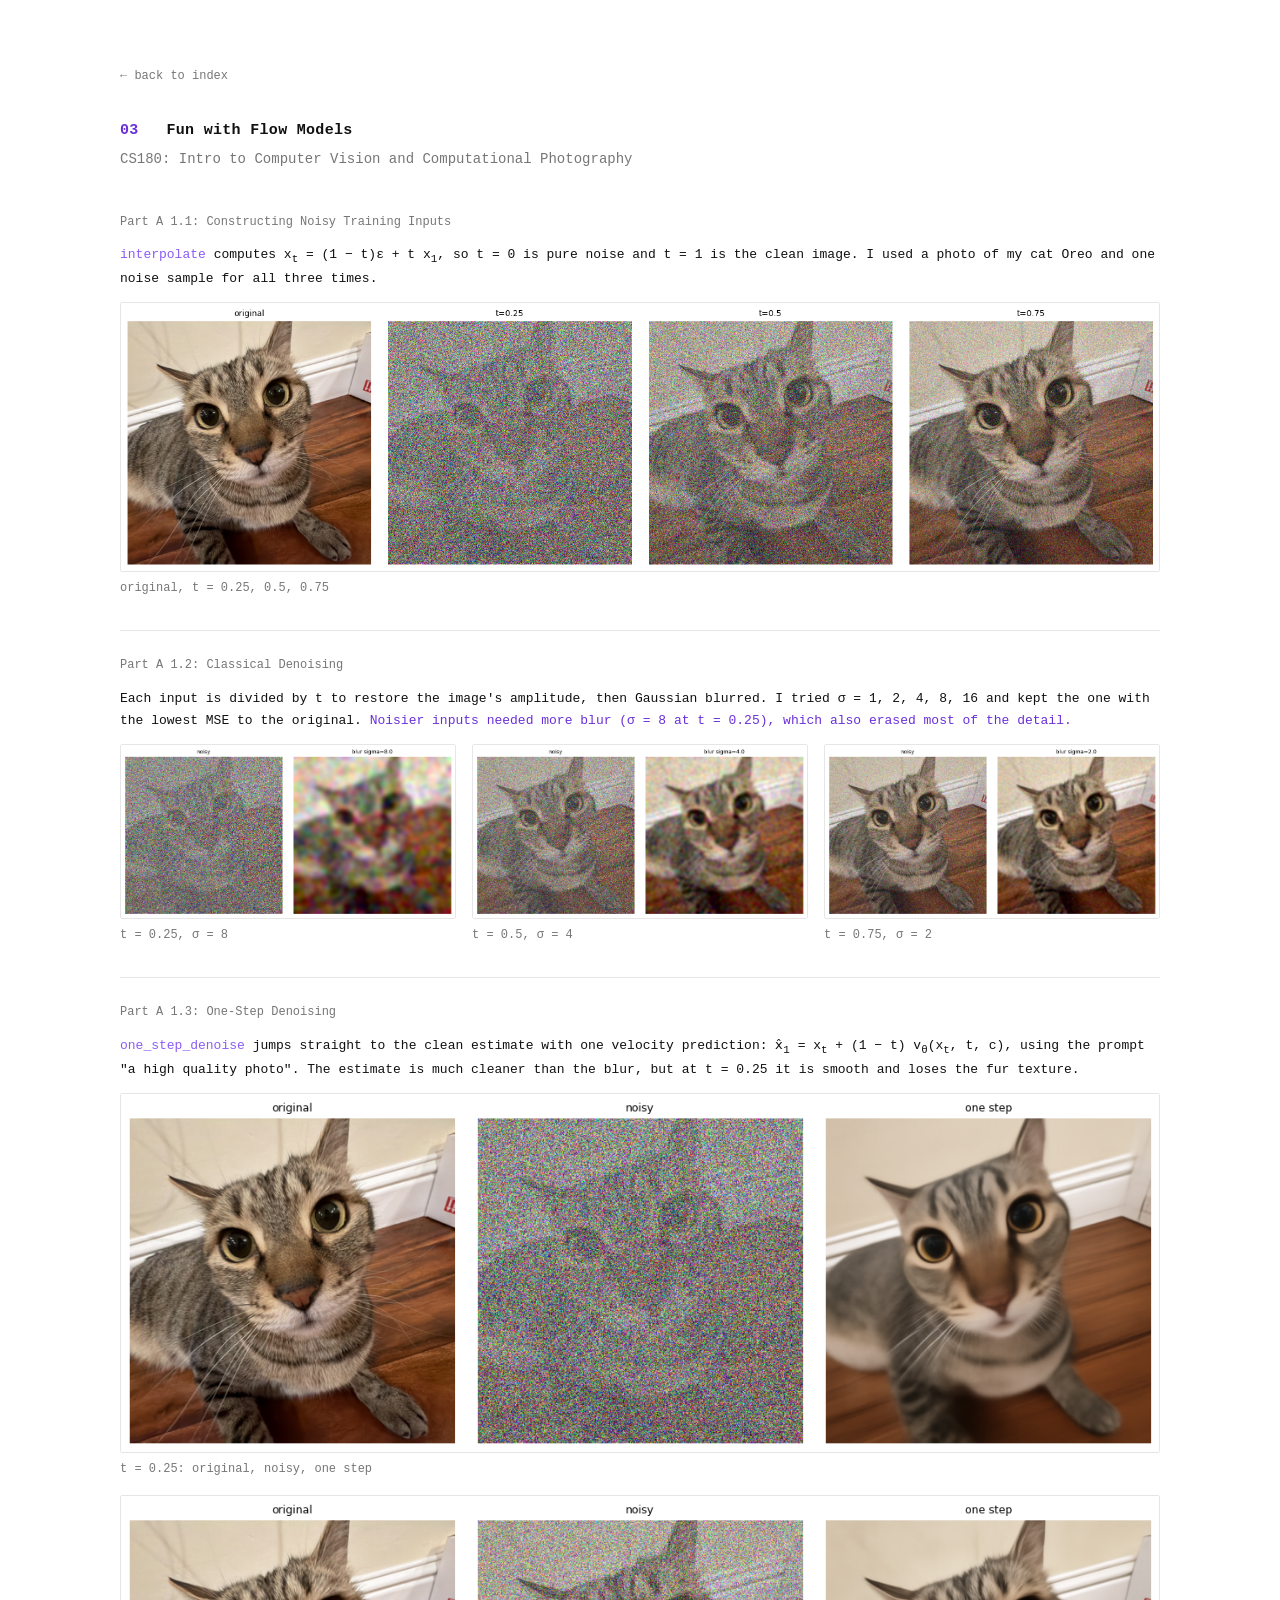
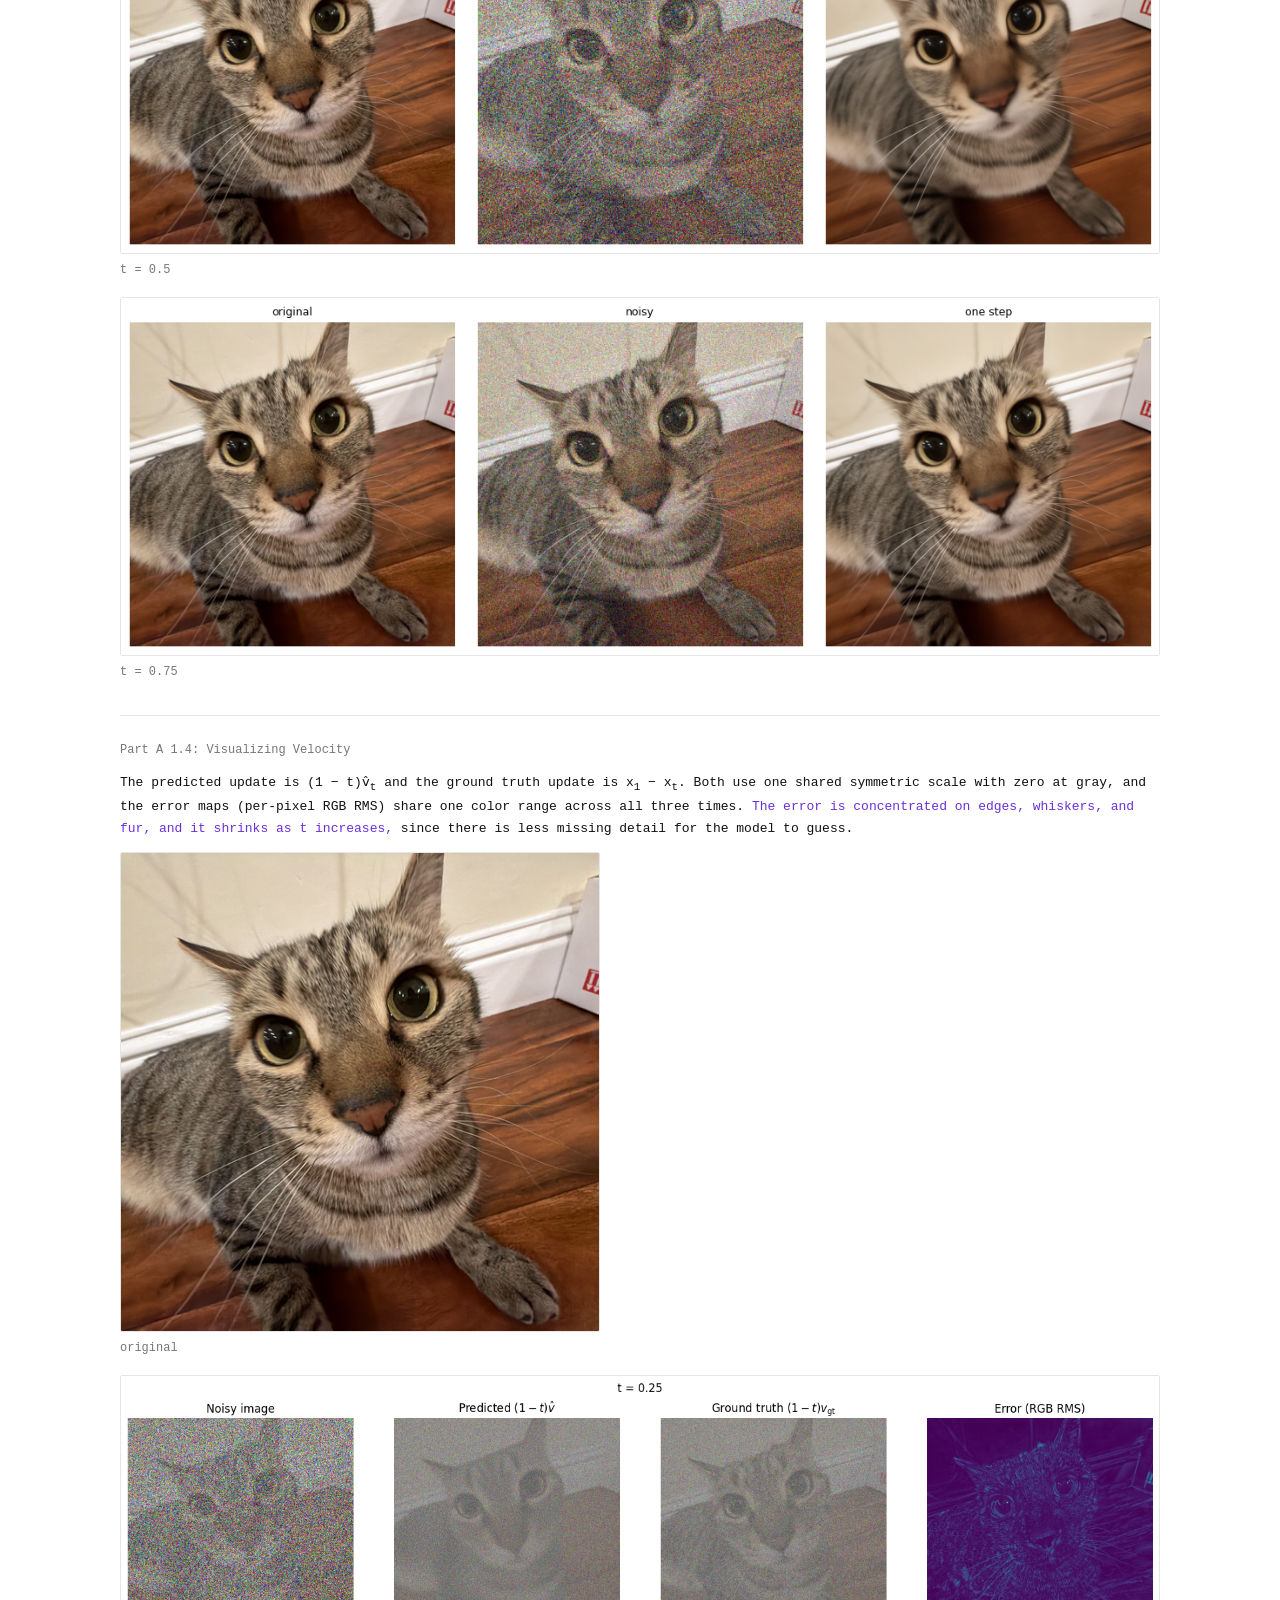
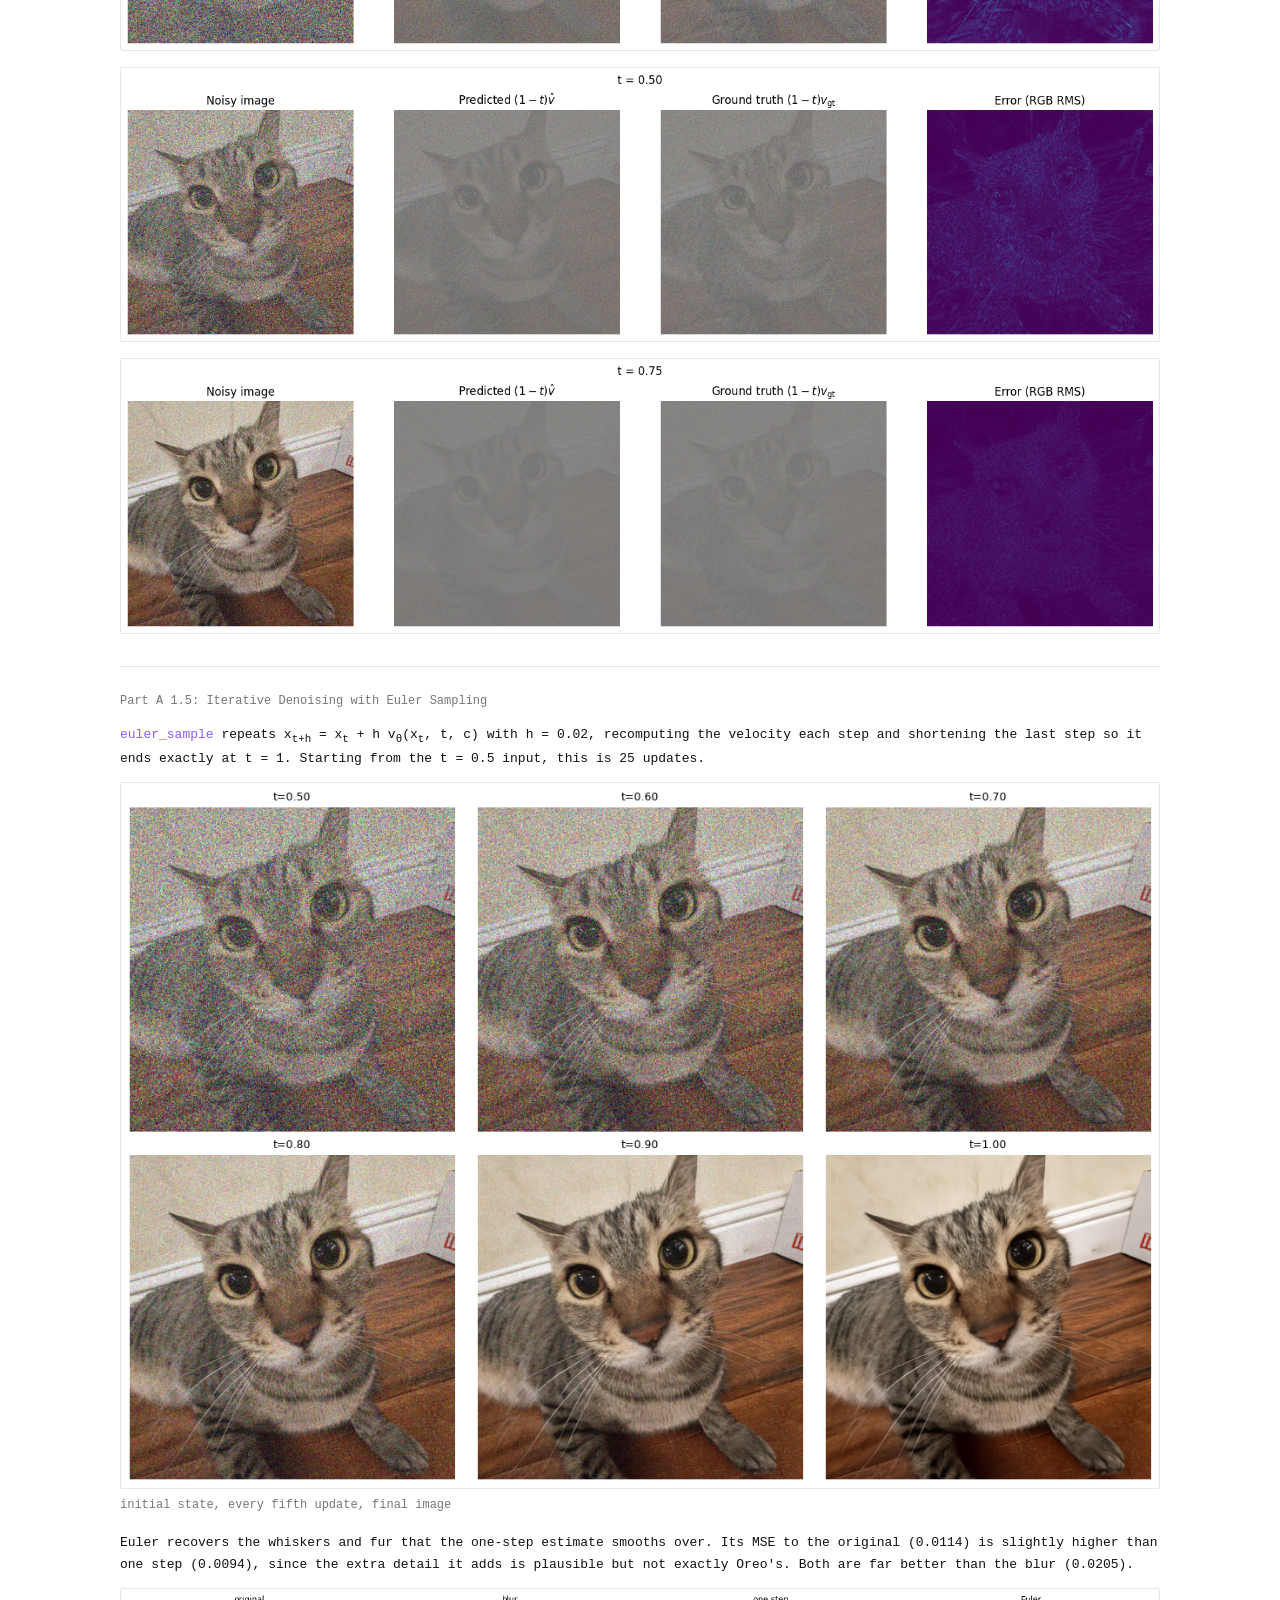
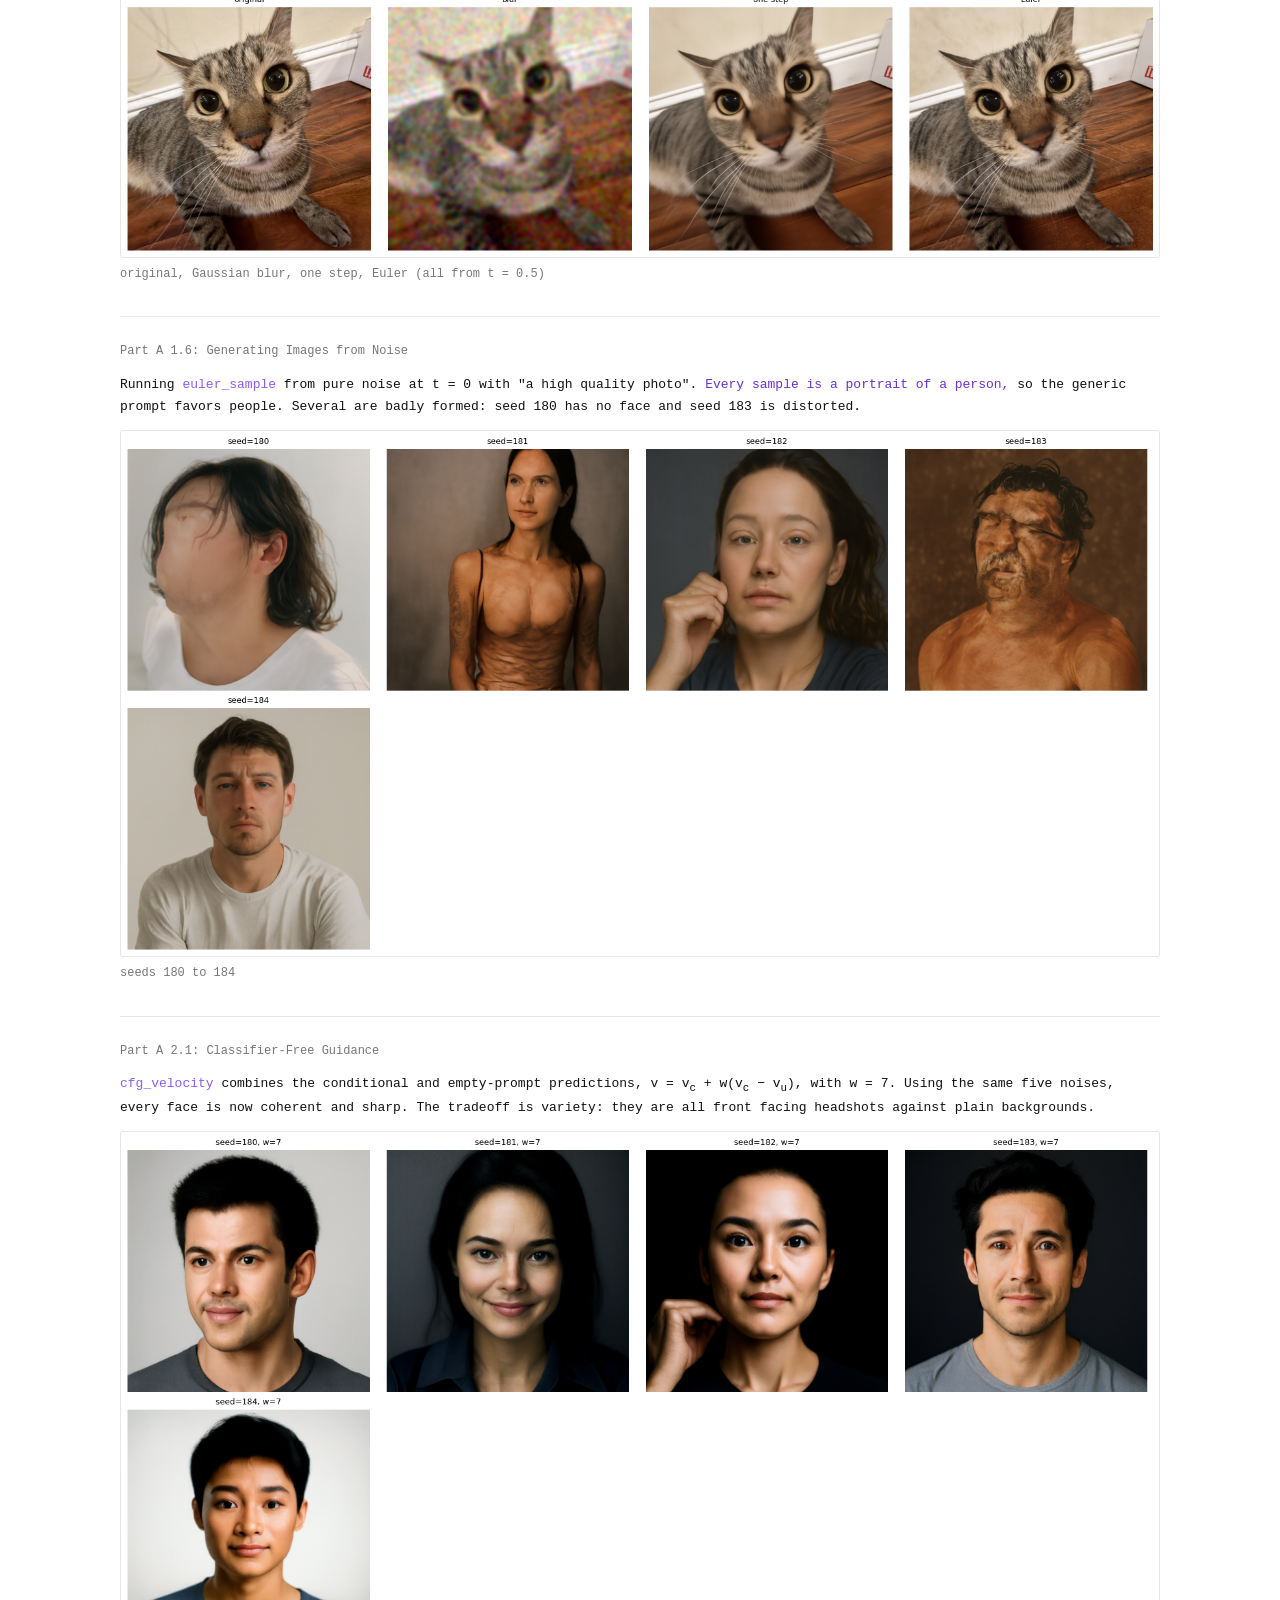
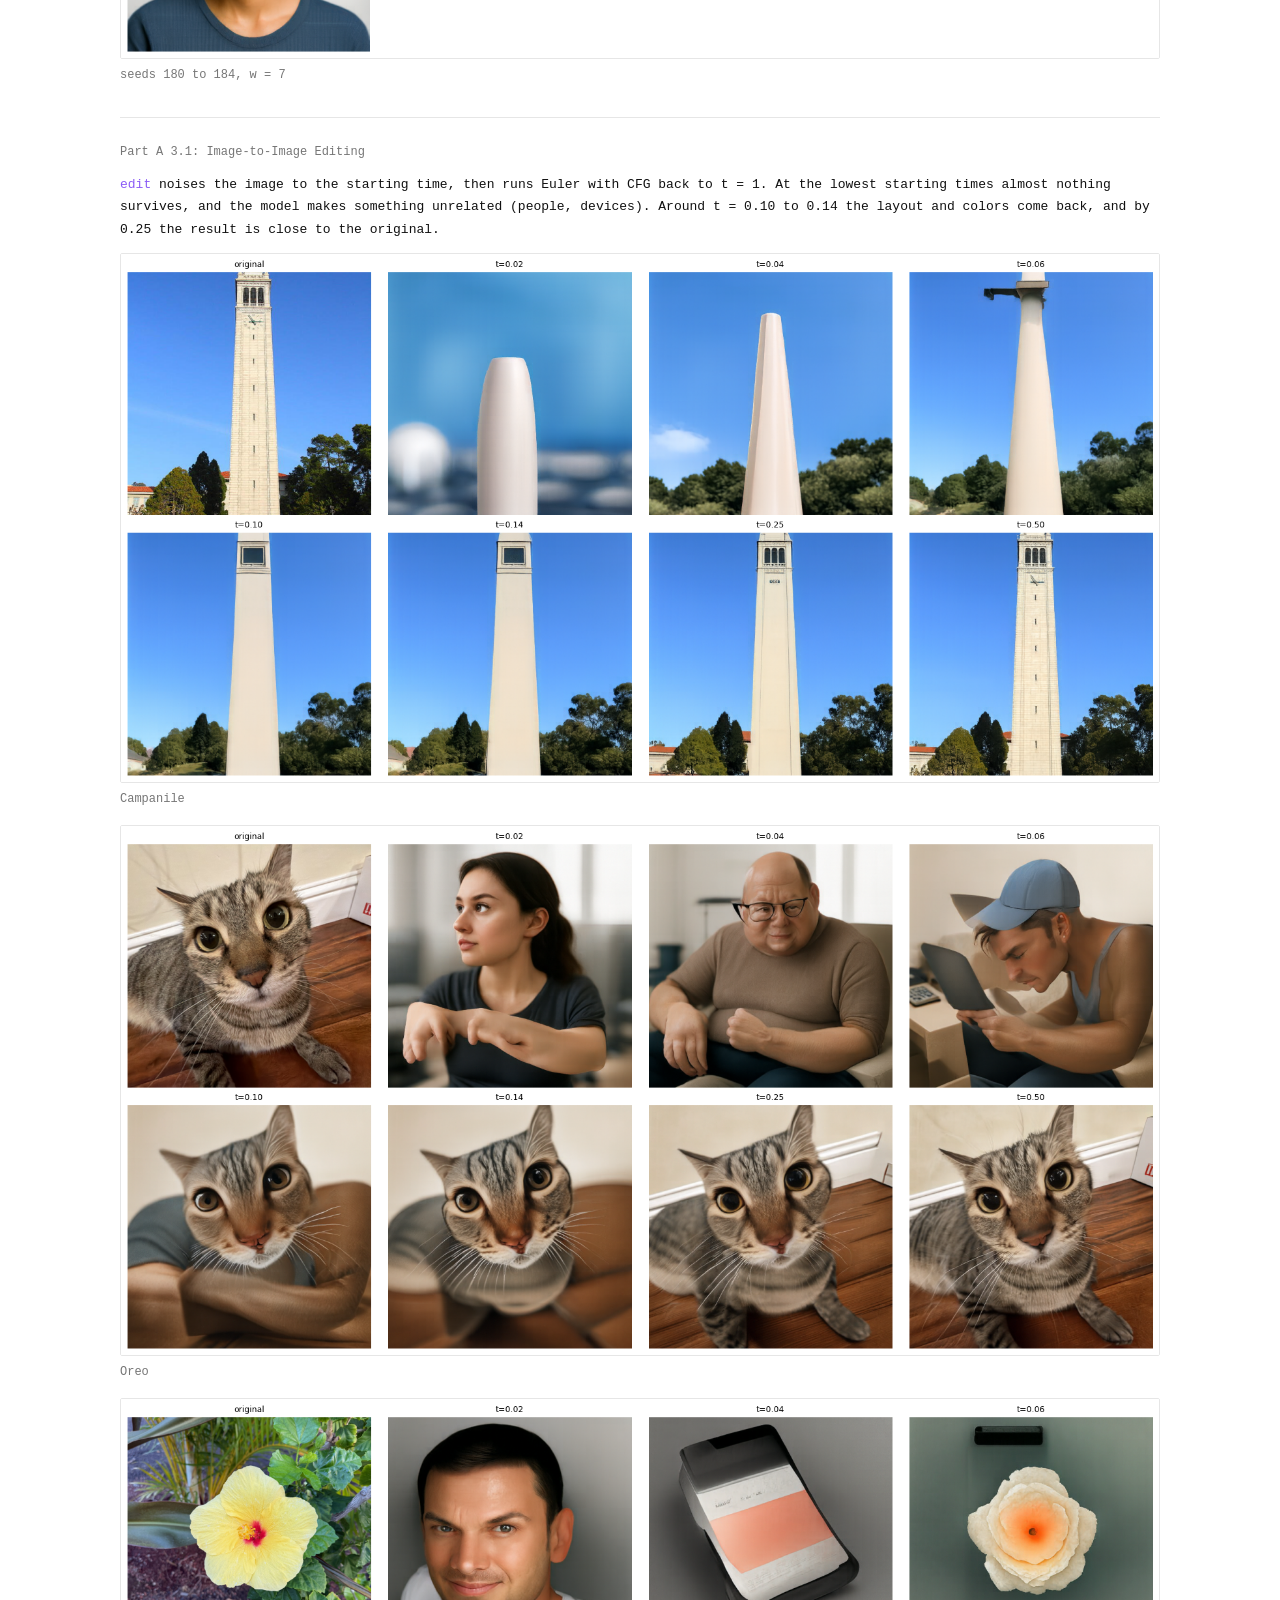
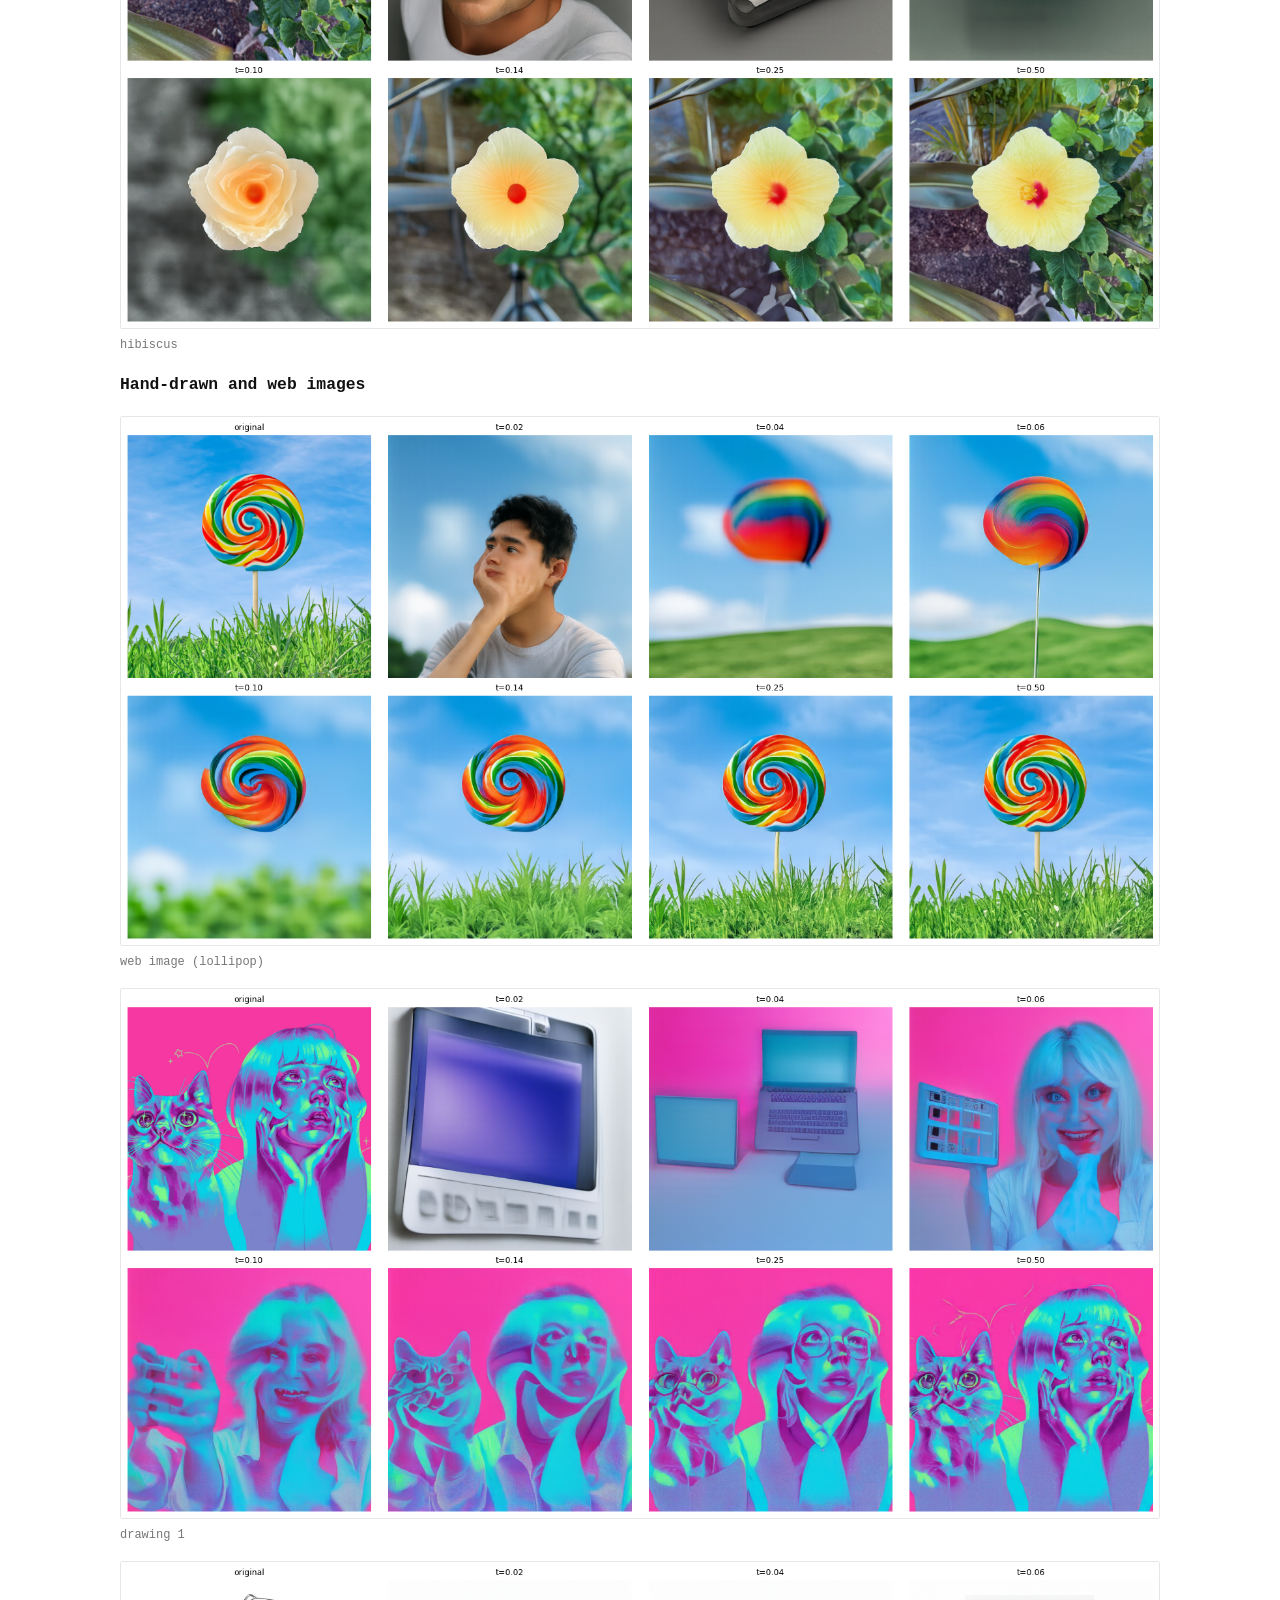
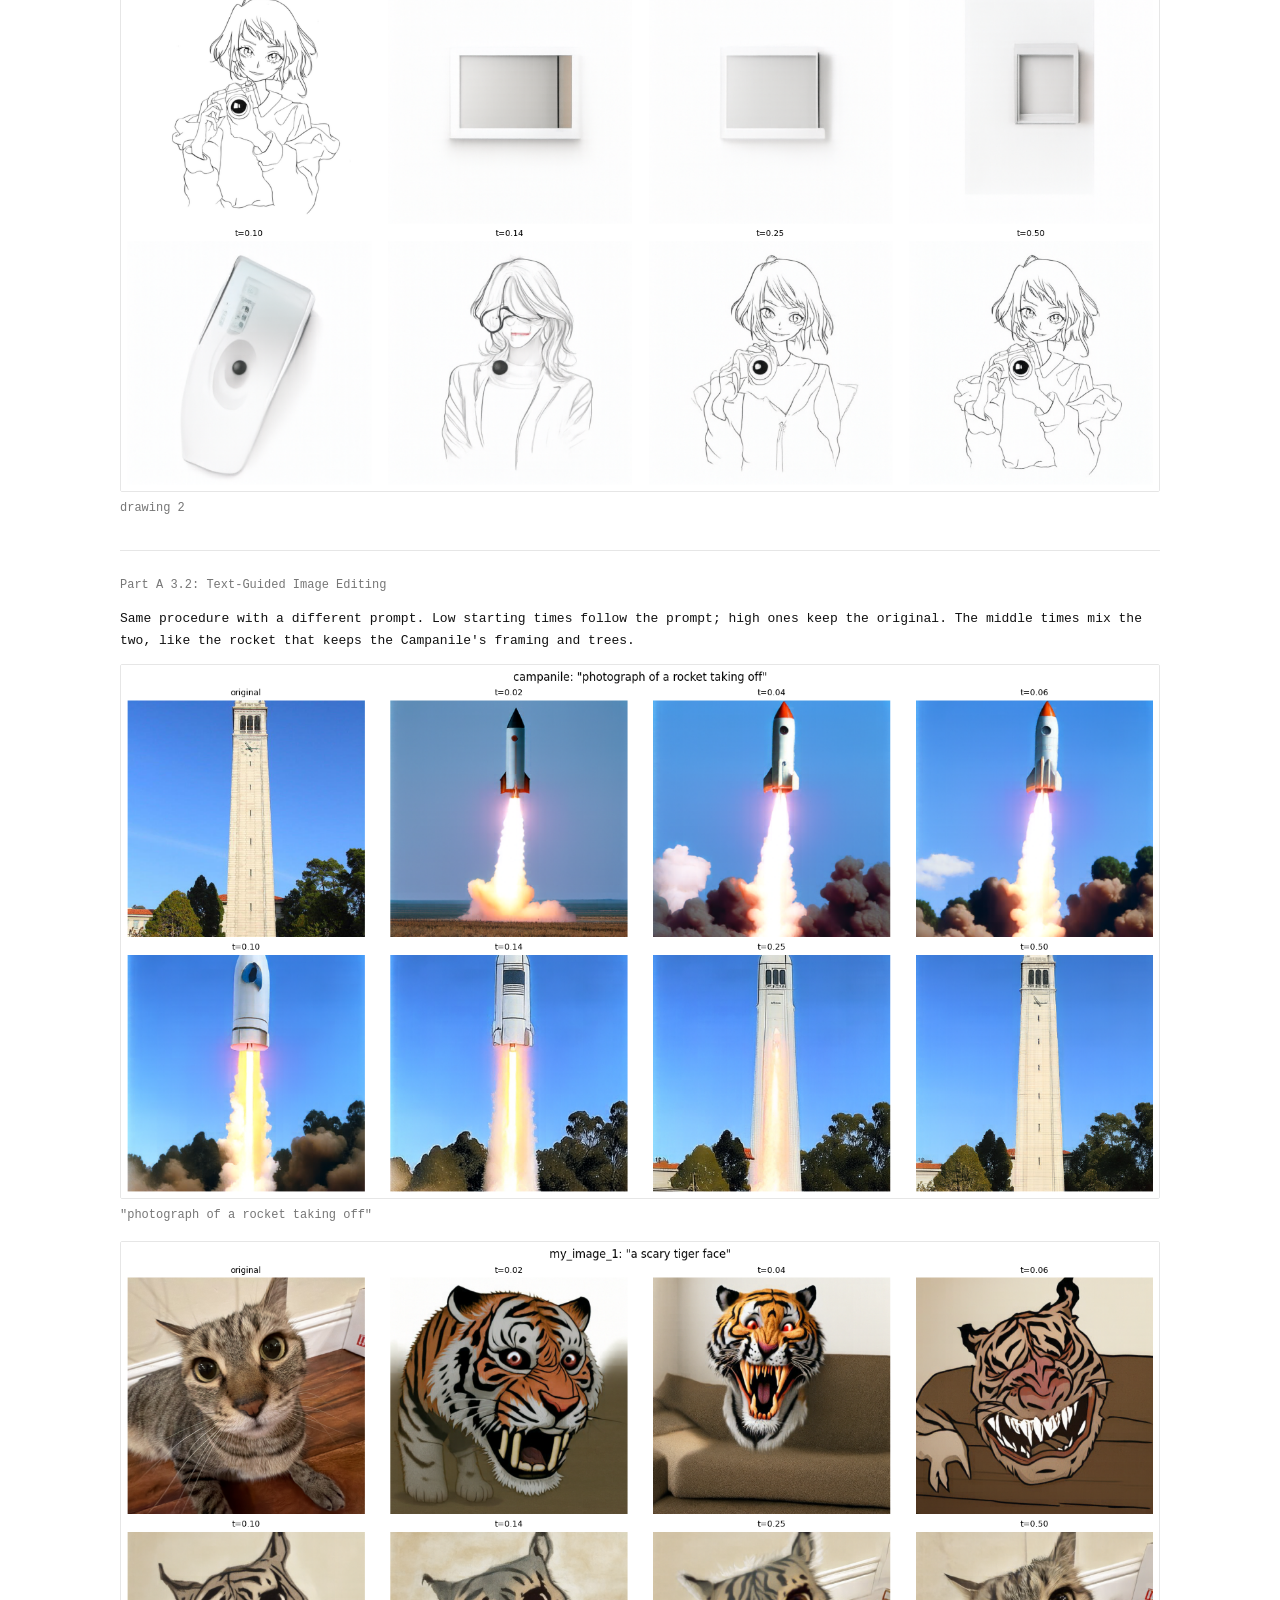
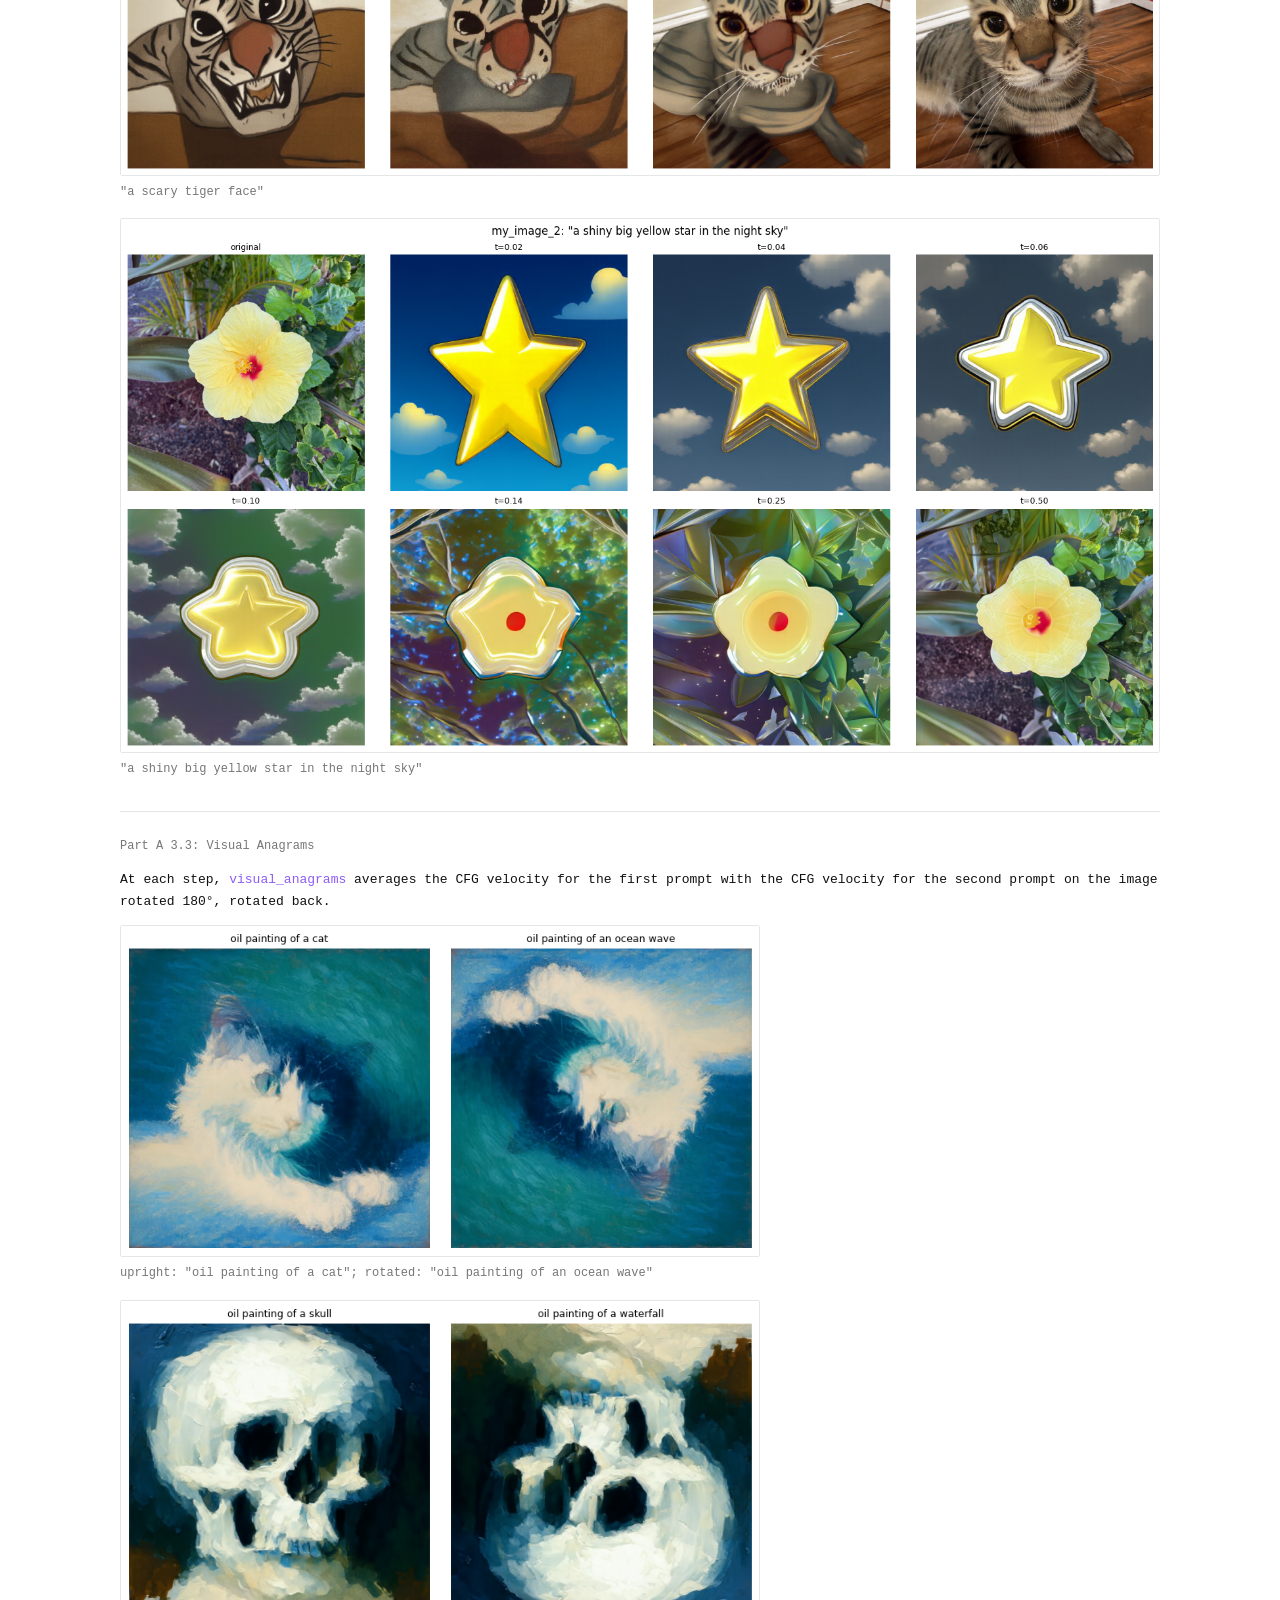
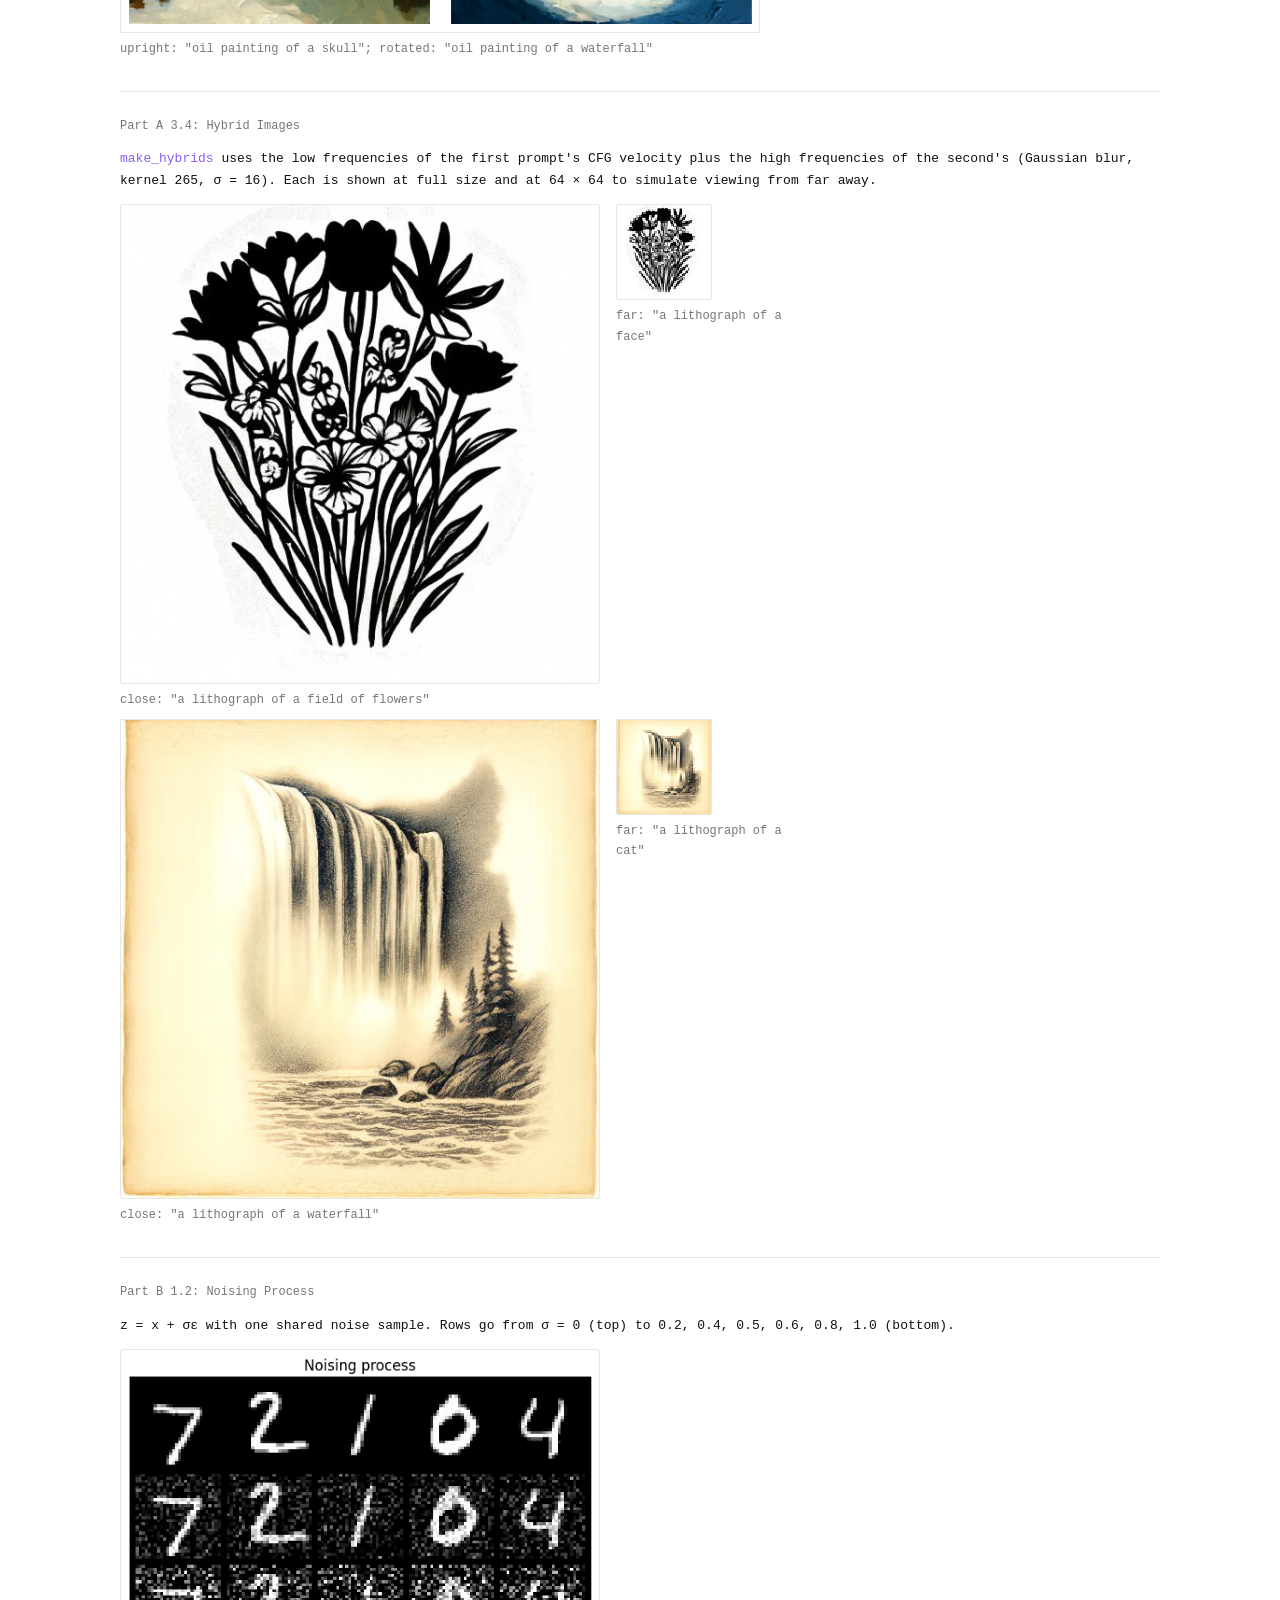
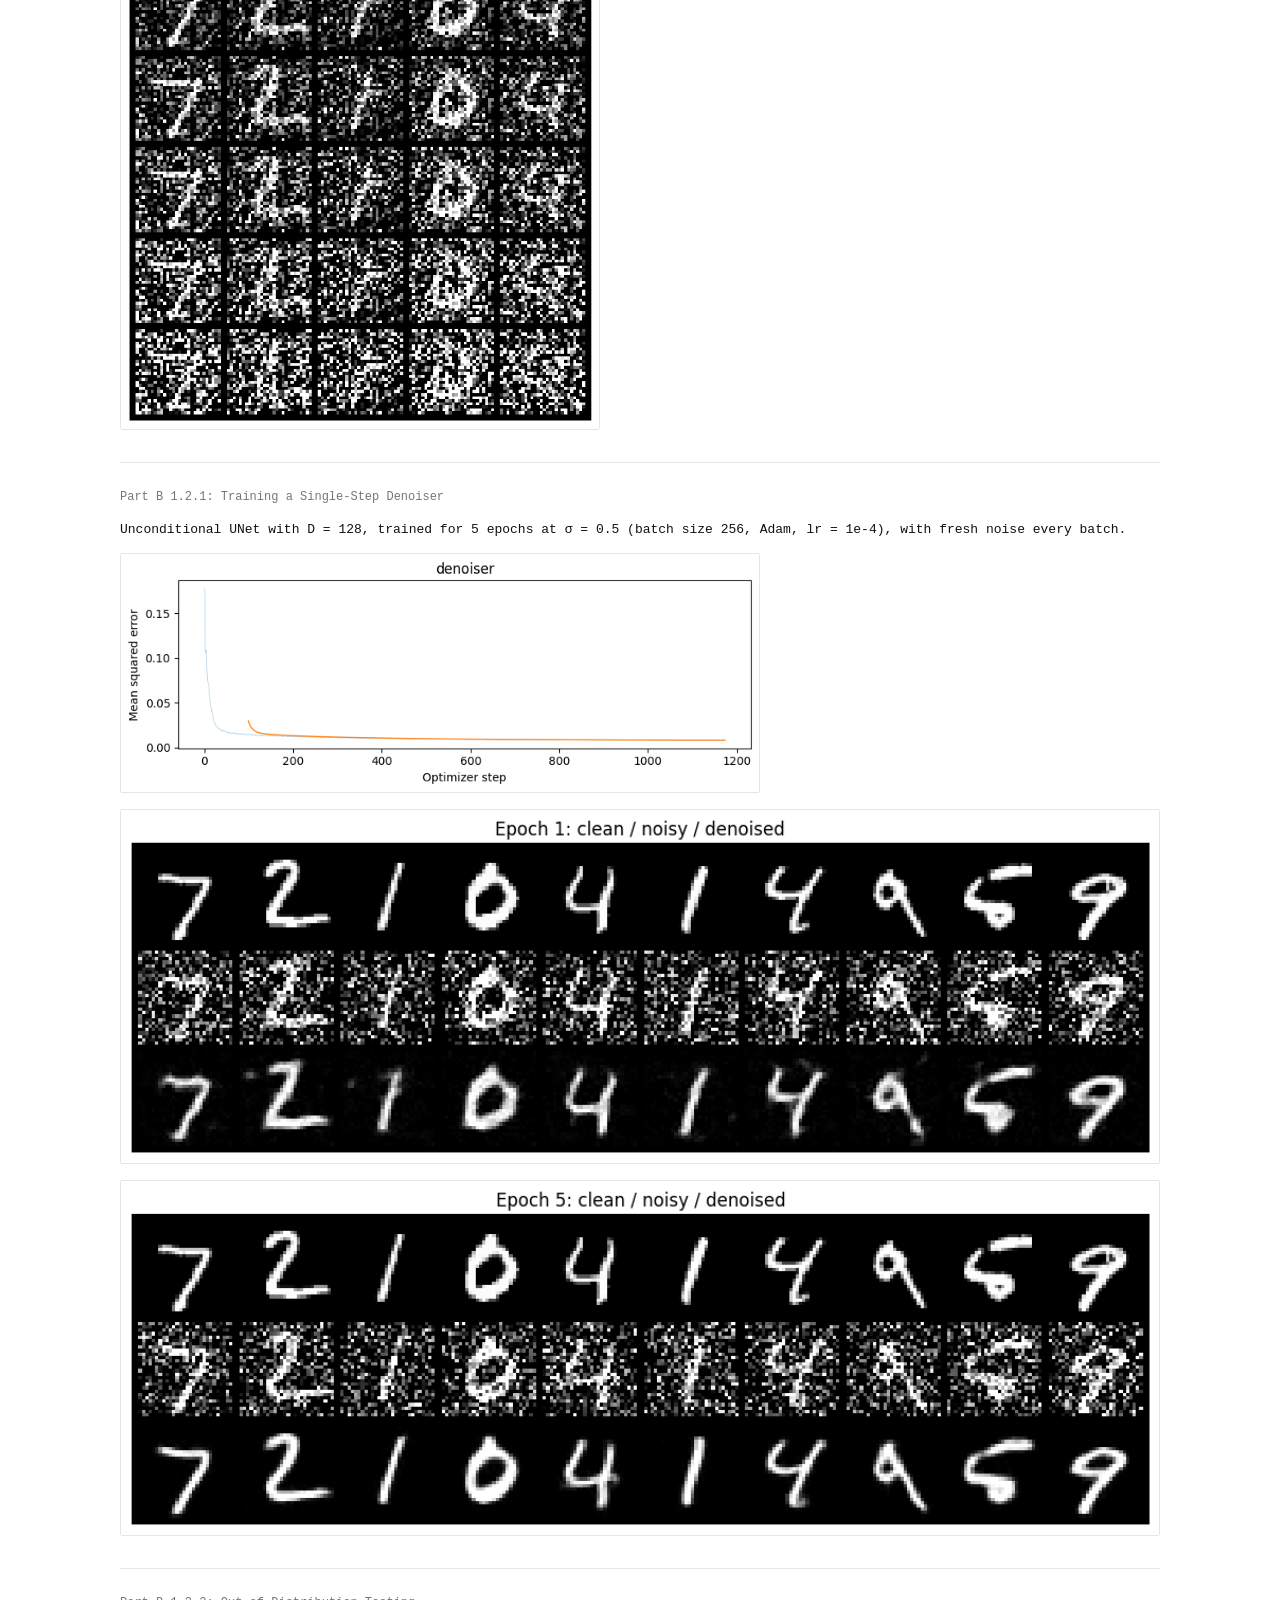
<file: 3/index.html>
<!DOCTYPE html>
<html lang="en">
<head>
<meta charset="UTF-8">
<meta name="viewport" content="width=device-width, initial-scale=1.0">
<title>project 3</title>
<link rel="stylesheet" href="../style.css">
<style>
  code { color: #8b5cf6; }
  figure.small { flex: 0 0 180px; }
  figure.small img { width: 96px; image-rendering: pixelated; }
</style>
</head>
<body>
<main class="natural">
  <a class="back" href="../">&larr; back to index</a>

  <h1><span class="num">03</span> &nbsp; Fun with Flow Models</h1>
  <p class="sub">CS180: Intro to Computer Vision and Computational Photography</p>

  <!-- ================= PART A ================= -->
  <h2>Part A 1.1: Constructing Noisy Training Inputs</h2>
  <p class="prompt">
    <code>interpolate</code> computes x<sub>t</sub> = (1 &minus; t)&epsilon; + t x<sub>1</sub>,
    so t = 0 is pure noise and t = 1 is the clean image. I used a photo of my cat Oreo and one
    noise sample for all three times.
  </p>
  <figure>
    <img src="images/a_noisy_inputs.png" alt="Oreo and noisy versions at t = 0.25, 0.5, 0.75">
    <figcaption>original, t = 0.25, 0.5, 0.75</figcaption>
  </figure>

  <h2>Part A 1.2: Classical Denoising</h2>
  <p class="prompt">
    Each input is divided by t to restore the image's amplitude, then Gaussian blurred. I tried
    &sigma; = 1, 2, 4, 8, 16 and kept the one with the lowest MSE to the original.
    <span class="accent">Noisier inputs needed more blur (&sigma; = 8 at t = 0.25), which also
    erased most of the detail.</span>
  </p>
  <div class="figure-row">
    <figure>
      <img src="images/a_blur_025.png" alt="Noisy and blurred, t = 0.25">
      <figcaption>t = 0.25, &sigma; = 8</figcaption>
    </figure>
    <figure>
      <img src="images/a_blur_050.png" alt="Noisy and blurred, t = 0.5">
      <figcaption>t = 0.5, &sigma; = 4</figcaption>
    </figure>
    <figure>
      <img src="images/a_blur_075.png" alt="Noisy and blurred, t = 0.75">
      <figcaption>t = 0.75, &sigma; = 2</figcaption>
    </figure>
  </div>

  <h2>Part A 1.3: One-Step Denoising</h2>
  <p class="prompt">
    <code>one_step_denoise</code> jumps straight to the clean estimate with one velocity
    prediction: x&#770;<sub>1</sub> = x<sub>t</sub> + (1 &minus; t) v<sub>&theta;</sub>(x<sub>t</sub>, t, c),
    using the prompt "a high quality photo". The estimate is much cleaner than the blur, but at
    t = 0.25 it is smooth and loses the fur texture.
  </p>
  <figure>
    <img src="images/a_onestep_025.png" alt="One-step denoising at t = 0.25">
    <figcaption>t = 0.25: original, noisy, one step</figcaption>
  </figure>
  <figure>
    <img src="images/a_onestep_050.png" alt="One-step denoising at t = 0.5">
    <figcaption>t = 0.5</figcaption>
  </figure>
  <figure>
    <img src="images/a_onestep_075.png" alt="One-step denoising at t = 0.75">
    <figcaption>t = 0.75</figcaption>
  </figure>

  <h2>Part A 1.4: Visualizing Velocity</h2>
  <p class="prompt">
    The predicted update is (1 &minus; t)v&#770;<sub>t</sub> and the ground truth update is
    x<sub>1</sub> &minus; x<sub>t</sub>. Both use one shared symmetric scale with zero at gray,
    and the error maps (per-pixel RGB RMS) share one color range across all three times.
    <span class="accent">The error is concentrated on edges, whiskers, and fur, and it shrinks
    as t increases,</span> since there is less missing detail for the model to guess.
  </p>
  <figure class="medium">
    <img src="images/a_oreo.png" alt="Original image of Oreo">
    <figcaption>original</figcaption>
  </figure>
  <figure>
    <img src="images/a_velocity_025.png" alt="Velocity visualization at t = 0.25">
  </figure>
  <figure>
    <img src="images/a_velocity_050.png" alt="Velocity visualization at t = 0.5">
  </figure>
  <figure>
    <img src="images/a_velocity_075.png" alt="Velocity visualization at t = 0.75">
  </figure>

  <h2>Part A 1.5: Iterative Denoising with Euler Sampling</h2>
  <p class="prompt">
    <code>euler_sample</code> repeats x<sub>t+h</sub> = x<sub>t</sub> + h v<sub>&theta;</sub>(x<sub>t</sub>, t, c)
    with h = 0.02, recomputing the velocity each step and shortening the last step so it ends
    exactly at t = 1. Starting from the t = 0.5 input, this is 25 updates.
  </p>
  <figure>
    <img src="images/a_euler_trajectory.png" alt="Euler trajectory from t = 0.5 to 1">
    <figcaption>initial state, every fifth update, final image</figcaption>
  </figure>
  <p class="prompt">
    Euler recovers the whiskers and fur that the one-step estimate smooths over. Its MSE to the
    original (0.0114) is slightly higher than one step (0.0094), since the extra detail it adds
    is plausible but not exactly Oreo's. Both are far better than the blur (0.0205).
  </p>
  <figure>
    <img src="images/a_denoise_comparison.png" alt="Original, blur, one step, and Euler results">
    <figcaption>original, Gaussian blur, one step, Euler (all from t = 0.5)</figcaption>
  </figure>

  <h2>Part A 1.6: Generating Images from Noise</h2>
  <p class="prompt">
    Running <code>euler_sample</code> from pure noise at t = 0 with "a high quality photo".
    <span class="accent">Every sample is a portrait of a person,</span> so the generic prompt
    favors people. Several are badly formed: seed 180 has no face and seed 183 is distorted.
  </p>
  <figure>
    <img src="images/a_samples.png" alt="Five samples without guidance">
    <figcaption>seeds 180 to 184</figcaption>
  </figure>

  <h2>Part A 2.1: Classifier-Free Guidance</h2>
  <p class="prompt">
    <code>cfg_velocity</code> combines the conditional and empty-prompt predictions,
    v = v<sub>c</sub> + w(v<sub>c</sub> &minus; v<sub>u</sub>), with w = 7. Using the same five
    noises, every face is now coherent and sharp. The tradeoff is variety: they are all front
    facing headshots against plain backgrounds.
  </p>
  <figure>
    <img src="images/a_cfg_samples.png" alt="Five samples with CFG">
    <figcaption>seeds 180 to 184, w = 7</figcaption>
  </figure>

  <h2>Part A 3.1: Image-to-Image Editing</h2>
  <p class="prompt">
    <code>edit</code> noises the image to the starting time, then runs Euler with CFG back to
    t = 1. At the lowest starting times almost nothing survives, and the model makes something
    unrelated (people, devices). Around t = 0.10 to 0.14 the layout and colors come back, and by
    0.25 the result is close to the original.
  </p>
  <figure>
    <img src="images/a_edit_campanile.png" alt="Campanile edits">
    <figcaption>Campanile</figcaption>
  </figure>
  <figure>
    <img src="images/a_edit_oreo.png" alt="Oreo edits">
    <figcaption>Oreo</figcaption>
  </figure>
  <figure>
    <img src="images/a_edit_hibiscus.png" alt="Hibiscus edits">
    <figcaption>hibiscus</figcaption>
  </figure>

  <h3>Hand-drawn and web images</h3>
  <figure>
    <img src="images/a_edit_lollipop.png" alt="Lollipop web image edits">
    <figcaption>web image (lollipop)</figcaption>
  </figure>
  <figure>
    <img src="images/a_edit_drawing1.png" alt="First drawing edits">
    <figcaption>drawing 1</figcaption>
  </figure>
  <figure>
    <img src="images/a_edit_drawing2.png" alt="Second drawing edits">
    <figcaption>drawing 2</figcaption>
  </figure>

  <h2>Part A 3.2: Text-Guided Image Editing</h2>
  <p class="prompt">
    Same procedure with a different prompt. Low starting times follow the prompt; high ones
    keep the original. The middle times mix the two, like the rocket that keeps the Campanile's
    framing and trees.
  </p>
  <figure>
    <img src="images/a_text_campanile.png" alt="Campanile edited toward a rocket">
    <figcaption>"photograph of a rocket taking off"</figcaption>
  </figure>
  <figure>
    <img src="images/a_text_oreo.png" alt="Oreo edited toward a tiger">
    <figcaption>"a scary tiger face"</figcaption>
  </figure>
  <figure>
    <img src="images/a_text_hibiscus.png" alt="Hibiscus edited toward a star">
    <figcaption>"a shiny big yellow star in the night sky"</figcaption>
  </figure>

  <h2>Part A 3.3: Visual Anagrams</h2>
  <p class="prompt">
    At each step, <code>visual_anagrams</code> averages the CFG velocity for the first prompt
    with the CFG velocity for the second prompt on the image rotated 180&deg;, rotated back.
  </p>
  <figure class="tall">
    <img src="images/a_anagram_cat_wave.png" alt="Cat and ocean wave anagram">
    <figcaption>upright: "oil painting of a cat"; rotated: "oil painting of an ocean wave"</figcaption>
  </figure>
  <figure class="tall">
    <img src="images/a_anagram_skull_waterfall.png" alt="Skull and waterfall anagram">
    <figcaption>upright: "oil painting of a skull"; rotated: "oil painting of a waterfall"</figcaption>
  </figure>

  <h2>Part A 3.4: Hybrid Images</h2>
  <p class="prompt">
    <code>make_hybrids</code> uses the low frequencies of the first prompt's CFG velocity plus the
    high frequencies of the second's (Gaussian blur, kernel 265, &sigma; = 16). Each is shown at
    full size and at 64 &times; 64 to simulate viewing from far away.
  </p>
  <div class="figure-row">
    <figure class="medium">
      <img src="images/a_hybrid_face_flowers.png" alt="Face and flowers hybrid, full size">
      <figcaption>close: "a lithograph of a field of flowers"</figcaption>
    </figure>
    <figure class="small">
      <img src="images/a_hybrid_face_flowers_small.png" alt="Face and flowers hybrid, small">
      <figcaption>far: "a lithograph of a face"</figcaption>
    </figure>
  </div>
  <div class="figure-row">
    <figure class="medium">
      <img src="images/a_hybrid_cat_waterfall.png" alt="Cat and waterfall hybrid, full size">
      <figcaption>close: "a lithograph of a waterfall"</figcaption>
    </figure>
    <figure class="small">
      <img src="images/a_hybrid_cat_waterfall_small.png" alt="Cat and waterfall hybrid, small">
      <figcaption>far: "a lithograph of a cat"</figcaption>
    </figure>
  </div>

  <!-- ================= PART B ================= -->
  <h2>Part B 1.2: Noising Process</h2>
  <p class="prompt">
    z = x + &sigma;&epsilon; with one shared noise sample. Rows go from &sigma; = 0 (top)
    to 0.2, 0.4, 0.5, 0.6, 0.8, 1.0 (bottom).
  </p>
  <figure class="medium">
    <img src="images/b_noising.png" alt="MNIST digits noised at increasing sigma">
  </figure>

  <h2>Part B 1.2.1: Training a Single-Step Denoiser</h2>
  <p class="prompt">
    Unconditional UNet with D = 128, trained for 5 epochs at &sigma; = 0.5 (batch size 256, Adam,
    lr = 1e-4), with fresh noise every batch.
  </p>
  <figure class="tall">
    <img src="images/b_denoise_loss.png" alt="Denoiser training loss">
  </figure>
  <figure>
    <img src="images/b_denoise_epoch1.png" alt="Denoising test results after epoch 1">
  </figure>
  <figure>
    <img src="images/b_denoise_epoch5.png" alt="Denoising test results after epoch 5">
  </figure>

  <h2>Part B 1.2.2: Out-of-Distribution Testing</h2>
  <p class="prompt">
    Rows alternate noisy and denoised for &sigma; = 0, 0.2, 0.4, 0.5, 0.6, 0.8, 1.0.
    <span class="accent">The model handles less noise than it was trained on, but degrades
    above &sigma; = 0.5,</span> with blotchy strokes at 0.8 (where the 4 becomes a 9) and broken
    digits at 1.0.
  </p>
  <figure class="medium">
    <img src="images/b_ood.png" alt="Out-of-distribution denoising results">
  </figure>

  <h2>Part B 1.2.3: Denoising Pure Noise</h2>
  <p class="prompt">
    Same setup, but the input is pure noise. Every output is the same blurry blob.
    <span class="accent">Since the input carries no information about the digit, the output
    that minimizes MSE over all targets is their mean,</span> so the model learns the average
    of the training digits. The loss flattens almost immediately and stays far above the
    denoiser's.
  </p>
  <figure class="tall">
    <img src="images/b_pure_loss.png" alt="Pure noise training loss">
  </figure>
  <figure>
    <img src="images/b_pure_epoch1.png" alt="Pure noise results after epoch 1">
  </figure>
  <figure>
    <img src="images/b_pure_epoch5.png" alt="Pure noise results after epoch 5">
  </figure>

  <h2>Part B 2.2: Training the Time-Conditioned UNet</h2>
  <p class="prompt">
    The UNet now predicts the velocity x<sub>1</sub> &minus; x<sub>0</sub>, with t injected
    through two FCBlocks that scale the unflatten and first upsampling outputs. D = 64,
    batch size 64, Adam with lr = 1e-2, decayed exponentially by 10&times; over 10 epochs.
  </p>
  <figure class="tall">
    <img src="images/b_time_loss.png" alt="Time-conditioned training loss">
  </figure>
  <figure class="tall">
    <img src="images/b_time_loss_log.png" alt="Time-conditioned training loss, log scale">
    <figcaption>same curve on a log scale</figcaption>
  </figure>

  <h2>Part B 2.3: Sampling from the Time-Conditioned UNet</h2>
  <p class="prompt">
    50 Euler steps from pure noise, same seed for every epoch. Epoch 1 gives stroke-like
    squiggles, and by epoch 10 most samples are legible digits, though some are still malformed.
  </p>
  <figure>
    <img src="images/b_time_epoch1.png" alt="Time-conditioned samples after epoch 1">
  </figure>
  <figure>
    <img src="images/b_time_epoch5.png" alt="Time-conditioned samples after epoch 5">
  </figure>
  <figure>
    <img src="images/b_time_epoch10.png" alt="Time-conditioned samples after epoch 10">
  </figure>

  <h2>Part B 2.5: Training the Class-Conditioned UNet</h2>
  <p class="prompt">
    The class is a one-hot vector embedded by two more FCBlocks, so the modulation becomes
    c<sub>1</sub> &middot; unflatten + t<sub>1</sub> and c<sub>2</sub> &middot; up1 + t<sub>2</sub>.
    The class is dropped 10% of the time so the model also learns the unconditional velocity.
    Same hyperparameters as 2.2.
  </p>
  <figure class="tall">
    <img src="images/b_class_loss.png" alt="Class-conditioned training loss">
  </figure>

  <h2>Part B 2.6: Sampling from the Class-Conditioned UNet</h2>
  <p class="prompt">
    300 Euler steps with CFG, v = v<sub>u</sub> + &gamma;(v<sub>c</sub> &minus; v<sub>u</sub>),
    &gamma; = 5. Each column is one digit. The digits are already correct at epoch 1 and clean by
    epoch 5.
  </p>
  <figure>
    <img src="images/b_class_epoch1.png" alt="Class-conditioned samples after epoch 1">
  </figure>
  <figure>
    <img src="images/b_class_epoch5.png" alt="Class-conditioned samples after epoch 5">
  </figure>
  <figure>
    <img src="images/b_class_epoch10.png" alt="Class-conditioned samples after epoch 10">
  </figure>

  <h3>Removing the scheduler</h3>
  <p class="prompt">
    Without the scheduler, a constant lr of 1e-2 never gets the small steps at the end that let
    training settle.
    <span class="accent">I lowered the constant learning rate to 1e-3,</span> about where the
    scheduled run ends. It skips the large loss spike at the start and reaches a similar final
    loss. The samples are about as good, with a few stray specks. The tradeoff is slower early
    progress in exchange for stable training without a schedule.
  </p>
  <figure class="tall">
    <img src="images/b_nosched_loss.png" alt="No-scheduler training loss">
  </figure>
  <figure>
    <img src="images/b_nosched_epoch10.png" alt="No-scheduler samples after epoch 10">
  </figure>
</main>
</body>
</html>
</file>
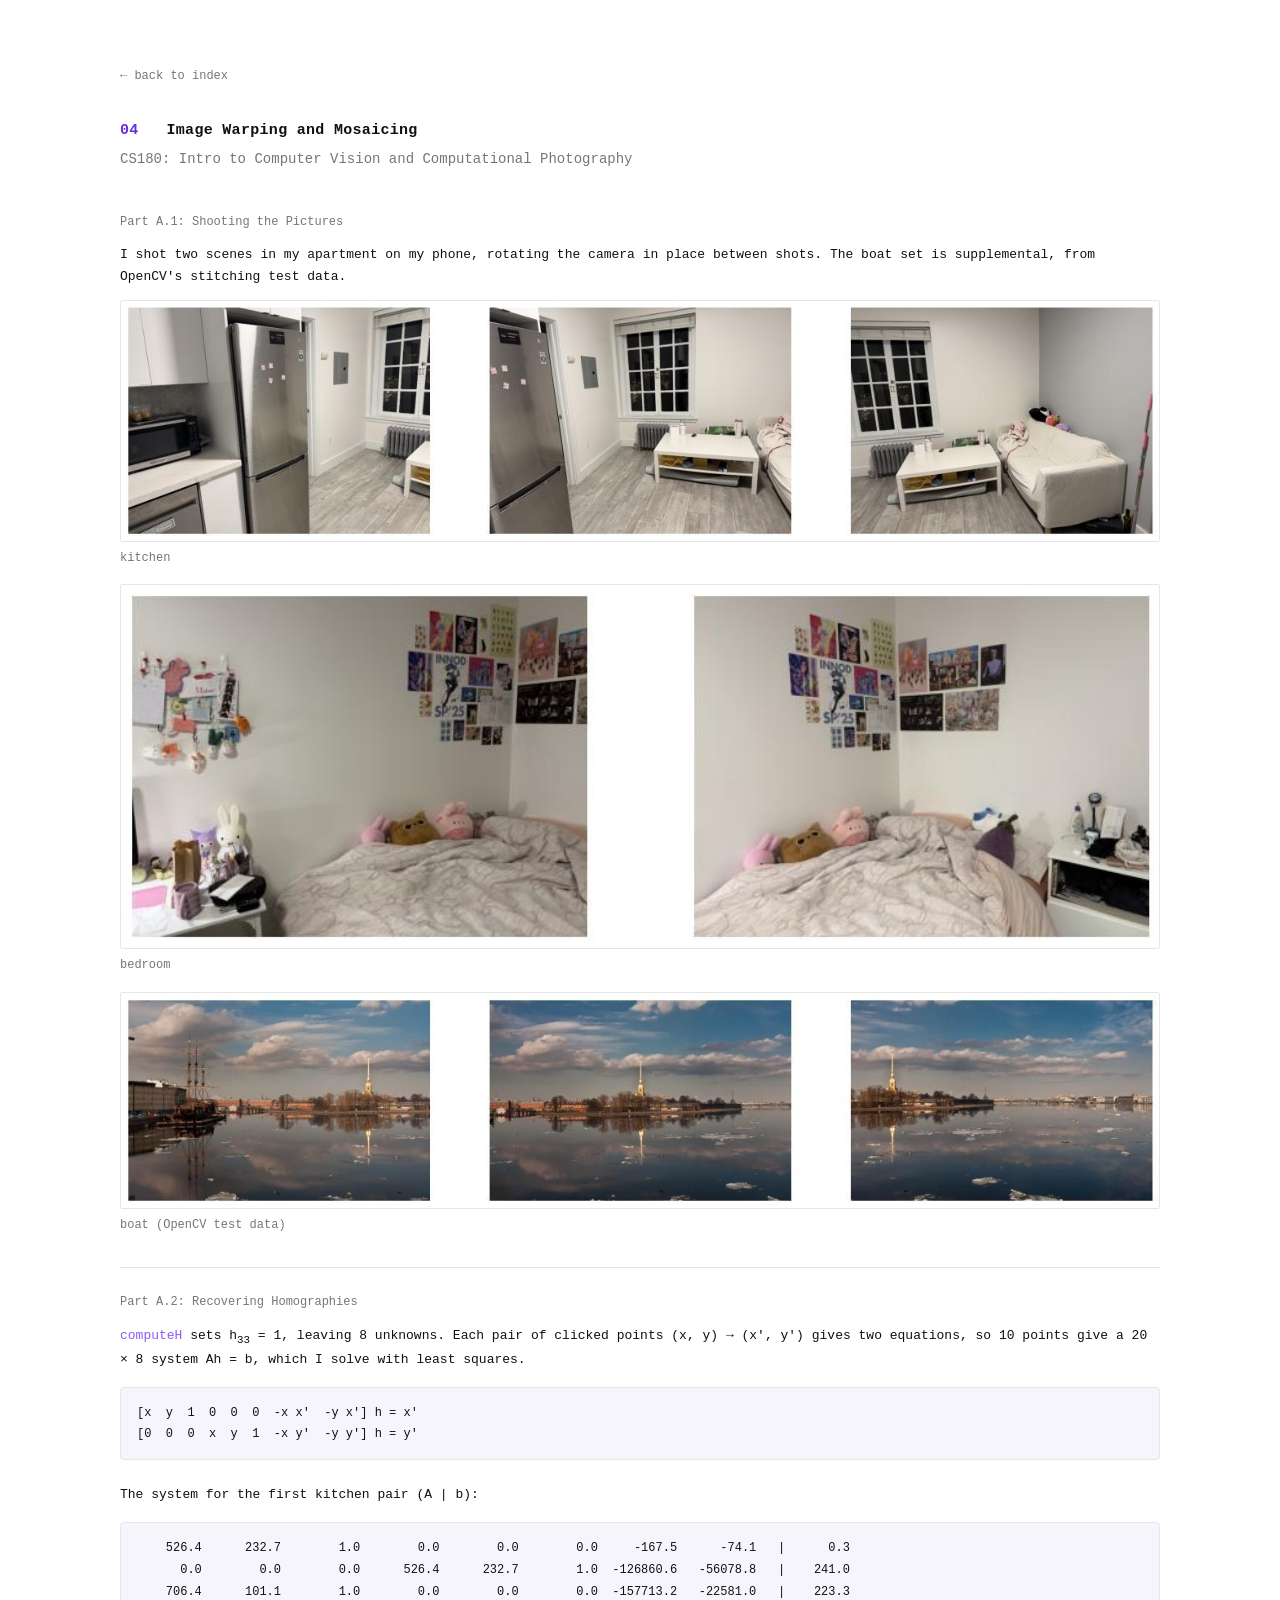
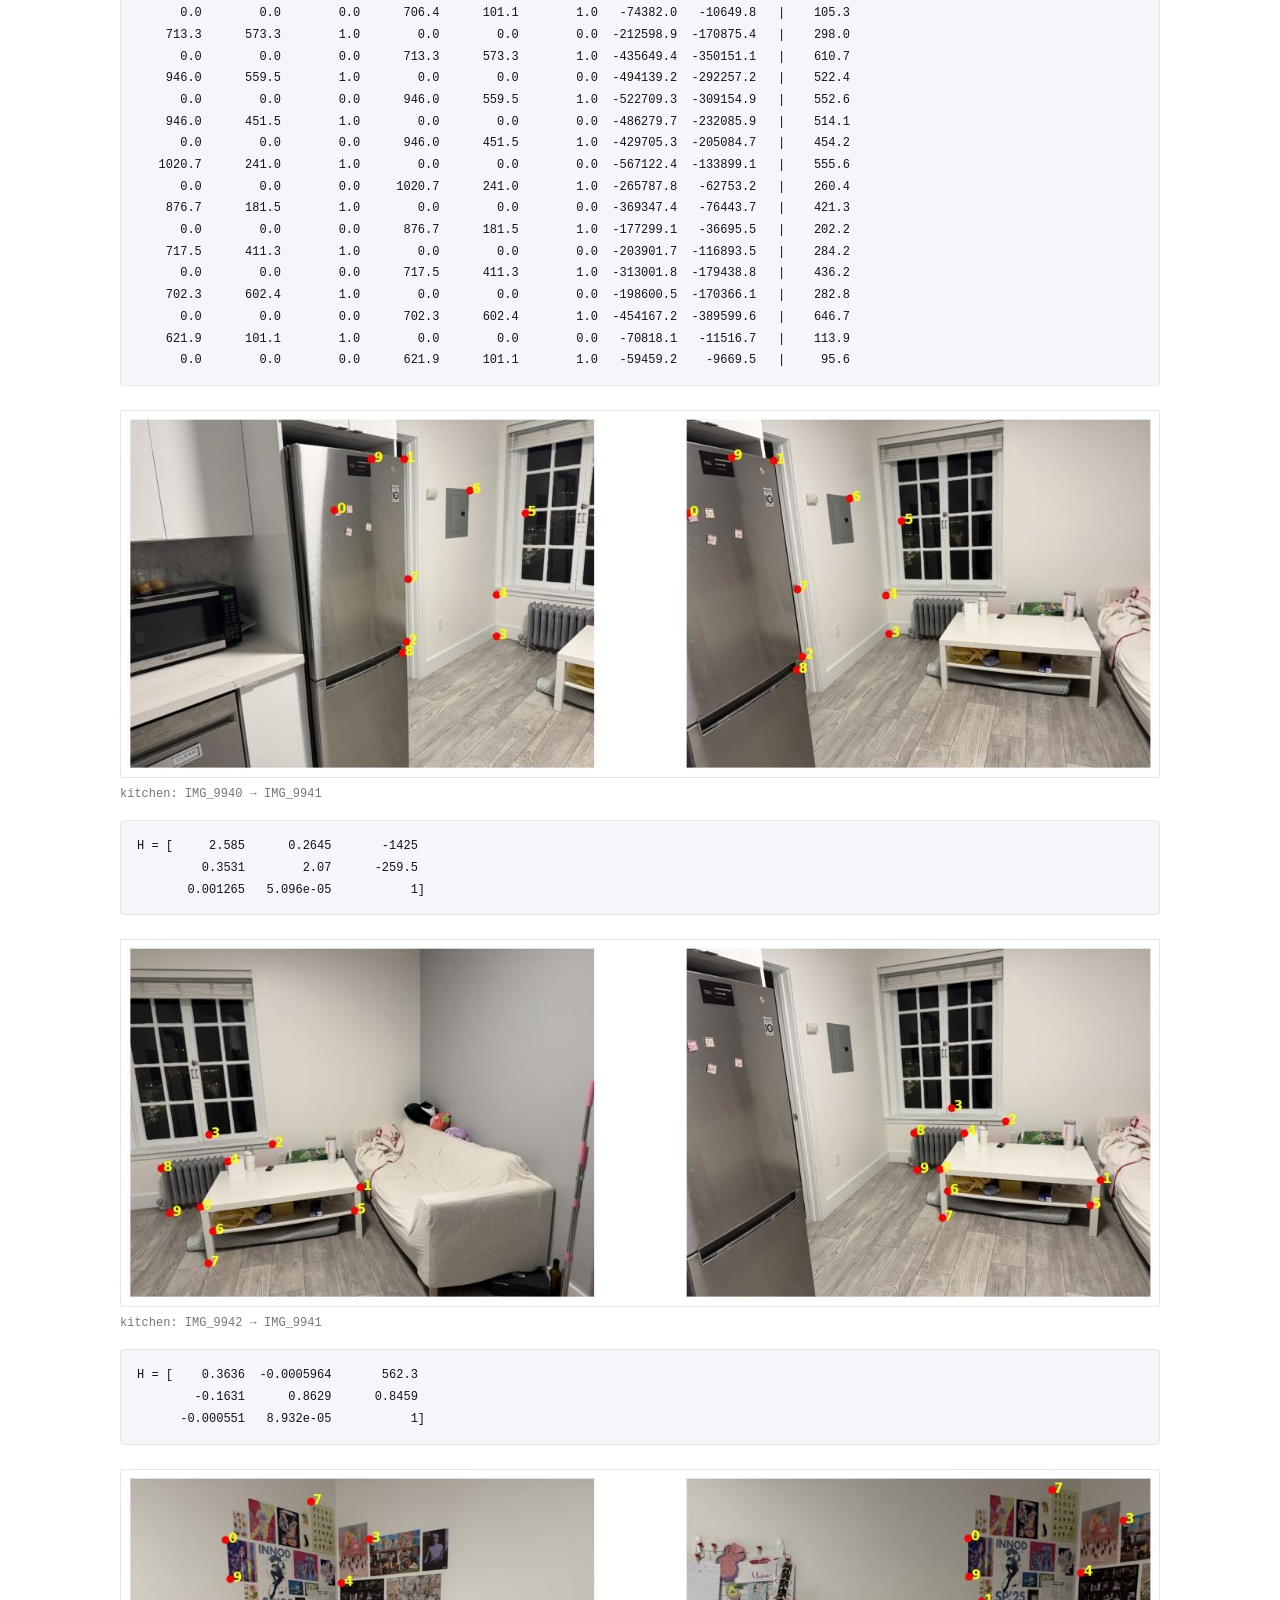
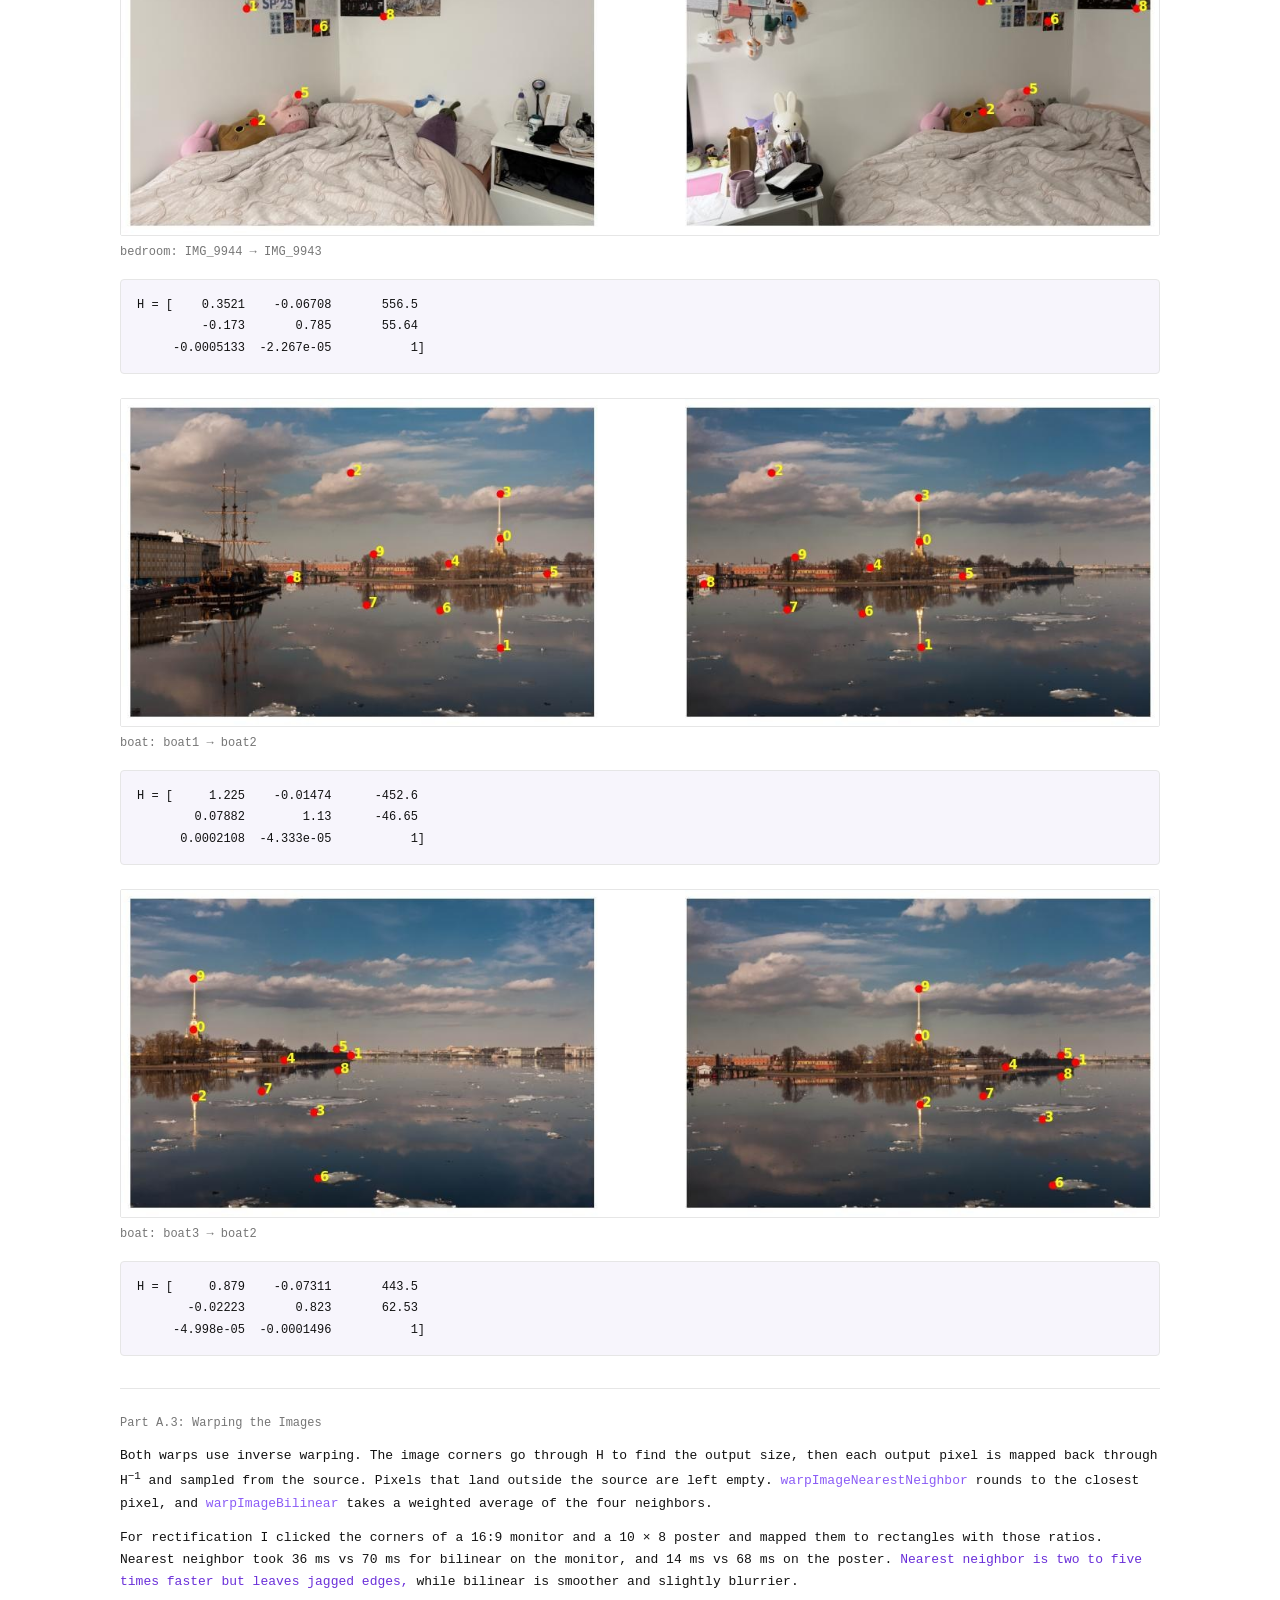
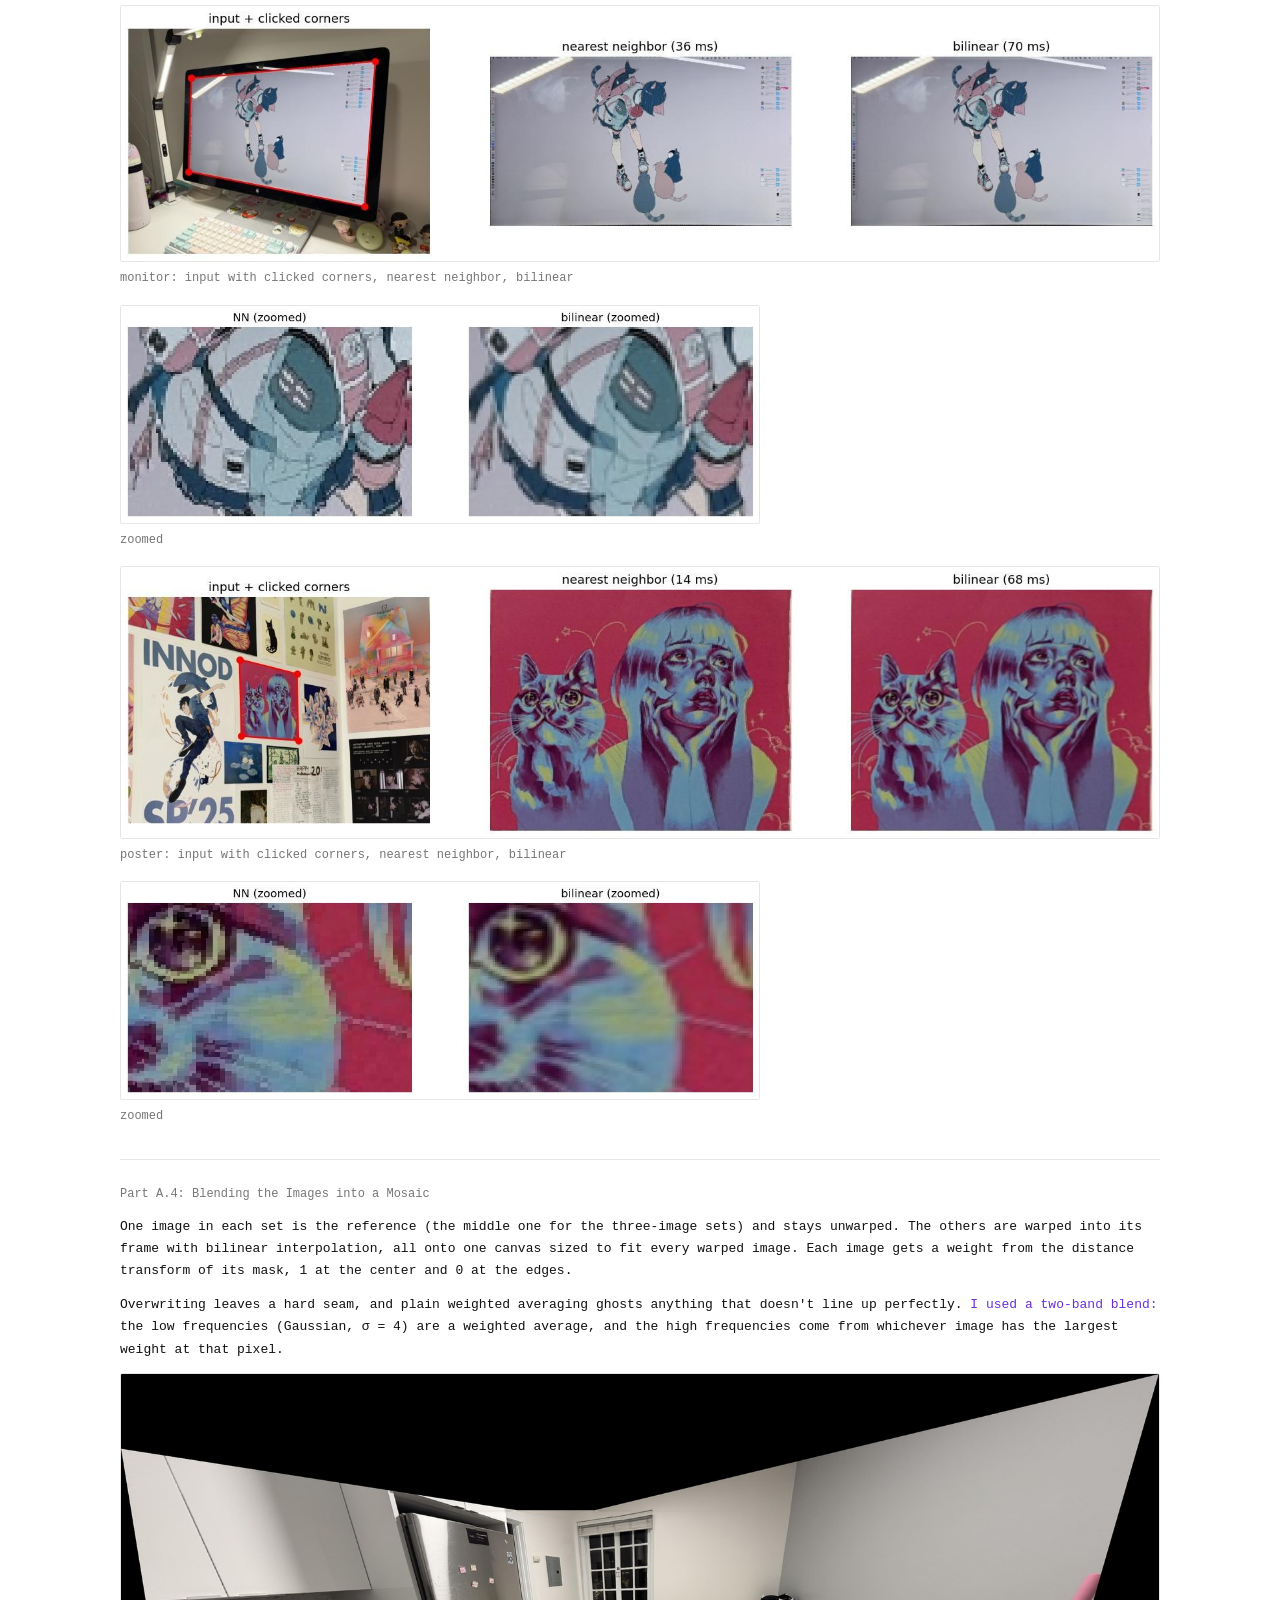
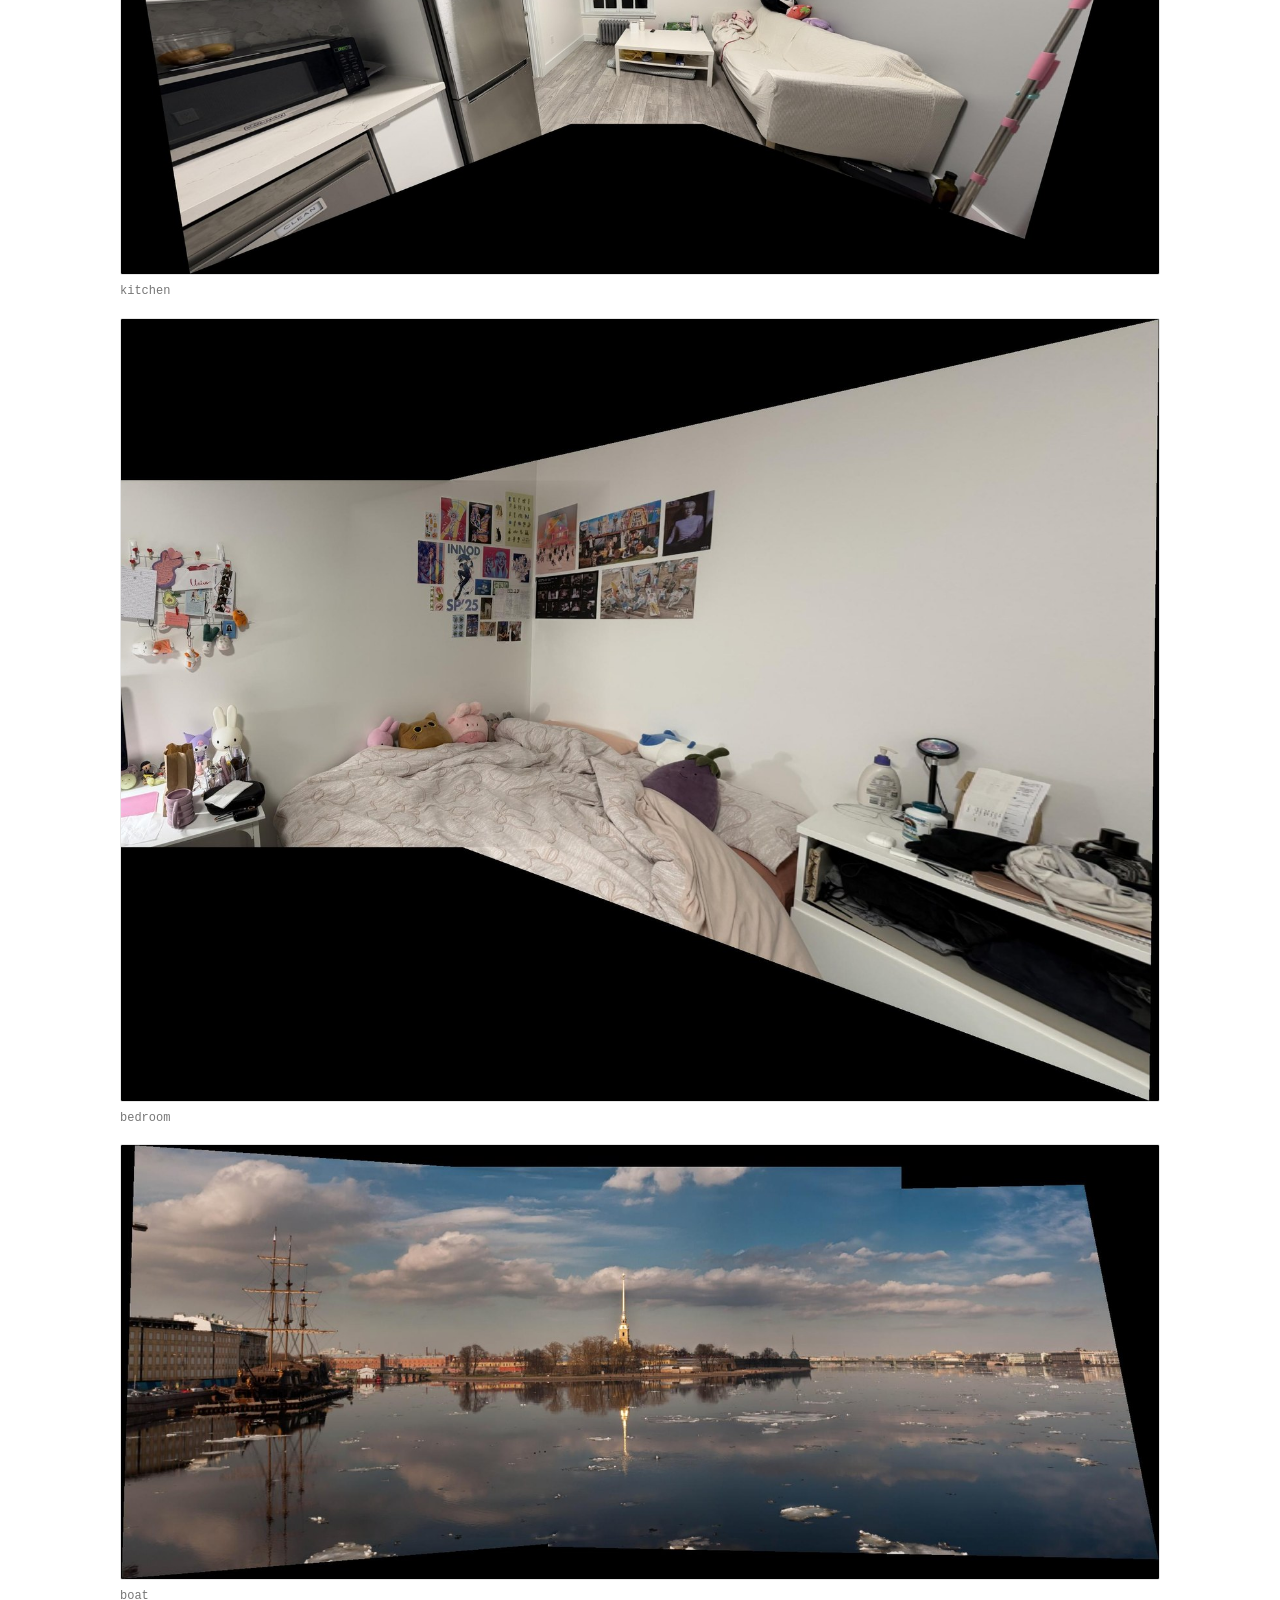
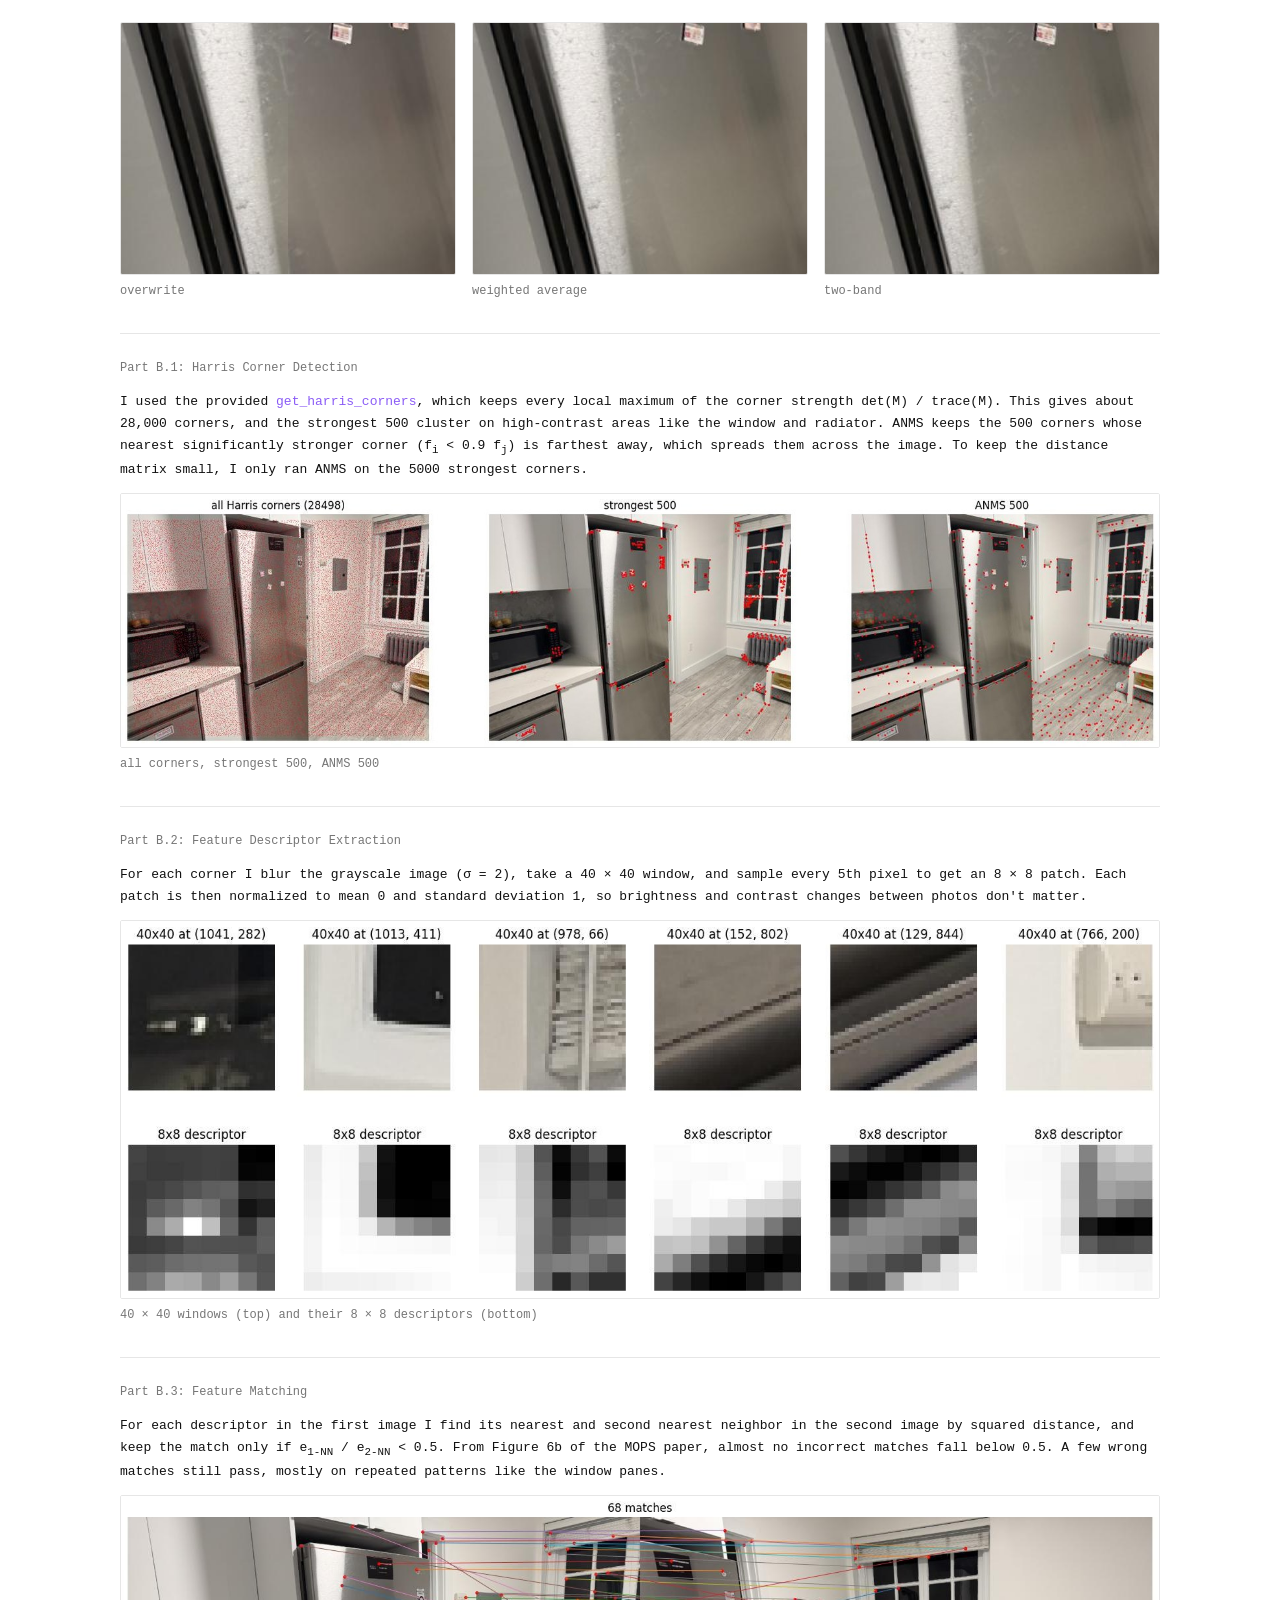
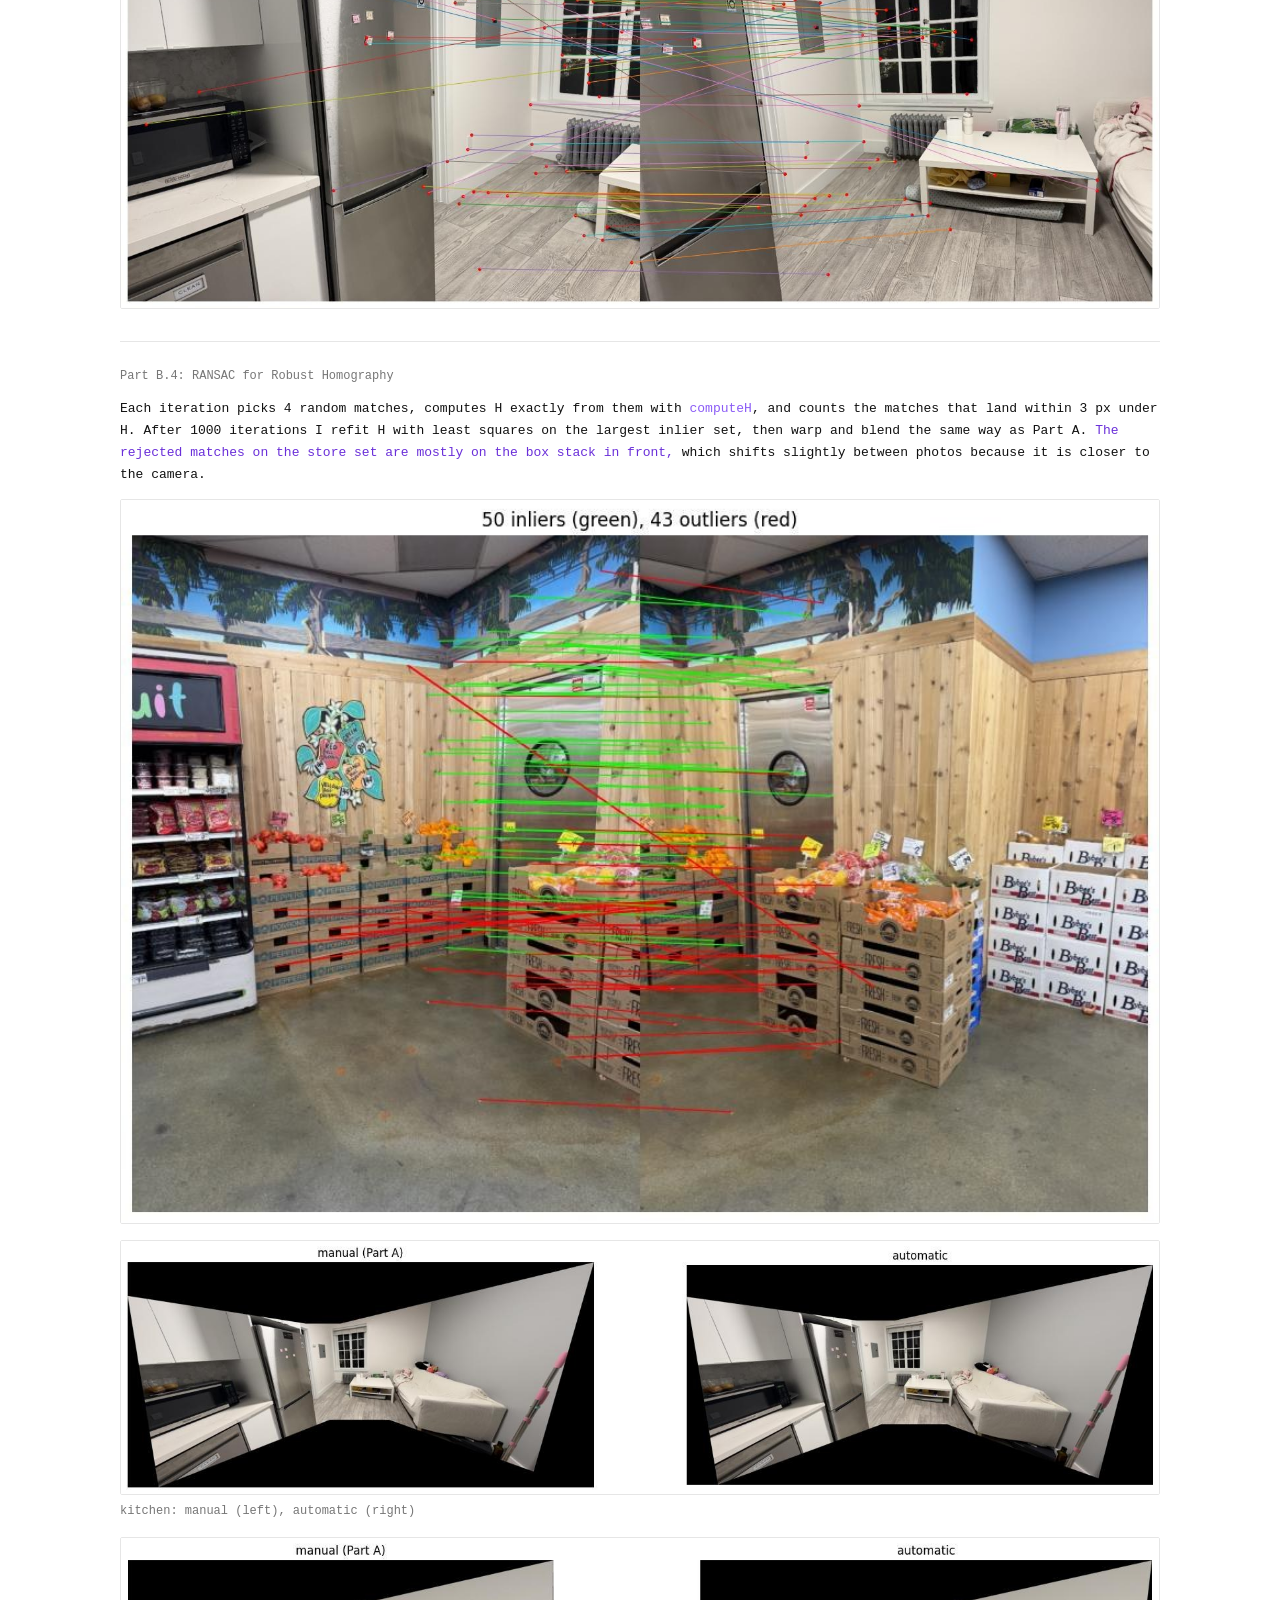
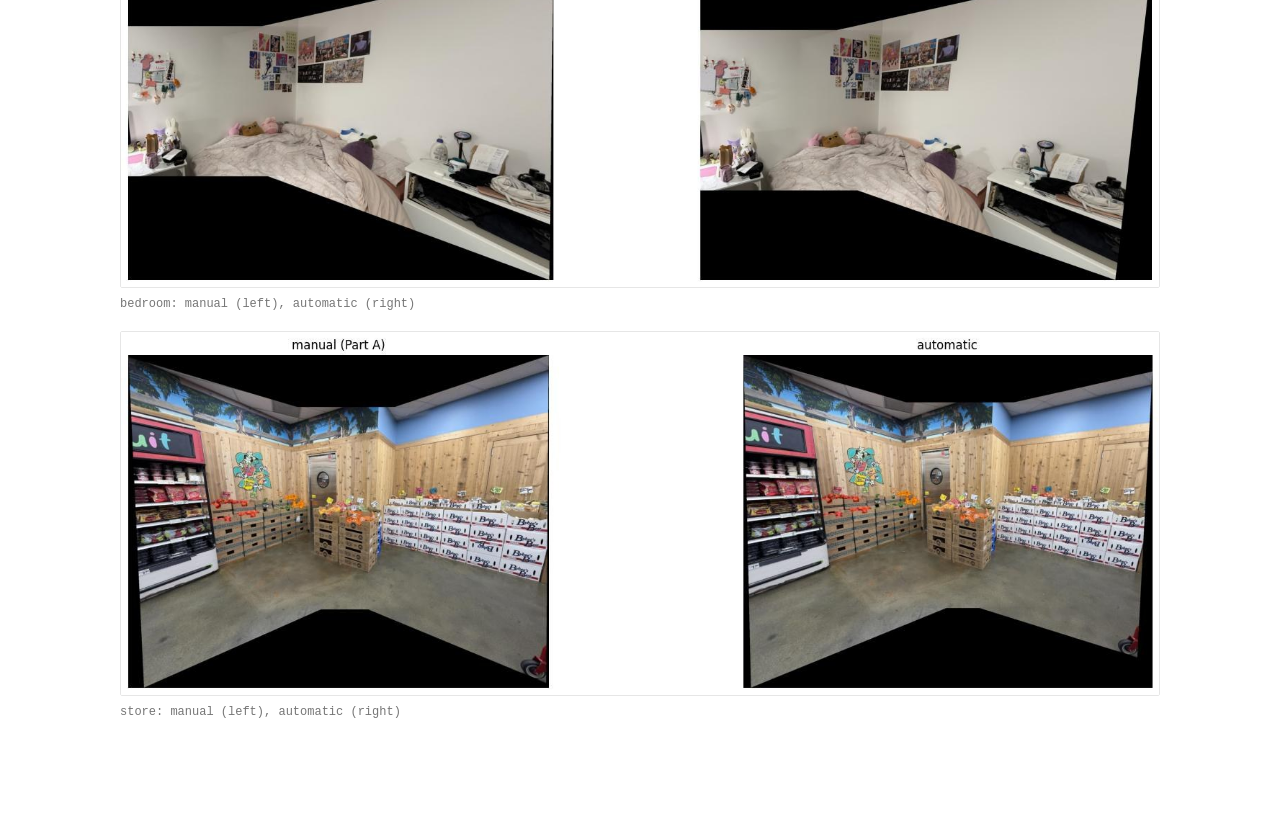
<file: 4/index.html>
<!DOCTYPE html>
<html lang="en">
<head>
<meta charset="UTF-8">
<meta name="viewport" content="width=device-width, initial-scale=1.0">
<title>project 4</title>
<link rel="stylesheet" href="../style.css">
<style>
  code { color: #8b5cf6; }
  pre code { color: var(--ink); }
</style>
</head>
<body>
<main class="natural">
  <a class="back" href="../">&larr; back to index</a>

  <h1><span class="num">04</span> &nbsp; Image Warping and Mosaicing</h1>
  <p class="sub">CS180: Intro to Computer Vision and Computational Photography</p>

  <!-- ================= PART A ================= -->
  <h2>Part A.1: Shooting the Pictures</h2>
  <p class="prompt">
    I shot two scenes in my apartment on my phone, rotating the camera in place between shots.
    The boat set is supplemental, from OpenCV's stitching test data.
  </p>
  <figure>
    <img src="images/sources_kitchen.jpg" alt="Kitchen source images">
    <figcaption>kitchen</figcaption>
  </figure>
  <figure>
    <img src="images/sources_bedroom.jpg" alt="Bedroom source images">
    <figcaption>bedroom</figcaption>
  </figure>
  <figure>
    <img src="images/sources_boat.jpg" alt="Boat source images">
    <figcaption>boat (OpenCV test data)</figcaption>
  </figure>

  <h2>Part A.2: Recovering Homographies</h2>
  <p class="prompt">
    <code>computeH</code> sets h<sub>33</sub> = 1, leaving 8 unknowns. Each pair of clicked points
    (x, y) &rarr; (x', y') gives two equations, so 10 points give a 20 &times; 8 system Ah = b,
    which I solve with least squares.
  </p>
  <pre><code>[x  y  1  0  0  0  -x x'  -y x'] h = x'
[0  0  0  x  y  1  -x y'  -y y'] h = y'</code></pre>
  <p class="prompt">The system for the first kitchen pair (A | b):</p>
  <pre><code>    526.4      232.7        1.0        0.0        0.0        0.0     -167.5      -74.1   |      0.3
      0.0        0.0        0.0      526.4      232.7        1.0  -126860.6   -56078.8   |    241.0
    706.4      101.1        1.0        0.0        0.0        0.0  -157713.2   -22581.0   |    223.3
      0.0        0.0        0.0      706.4      101.1        1.0   -74382.0   -10649.8   |    105.3
    713.3      573.3        1.0        0.0        0.0        0.0  -212598.9  -170875.4   |    298.0
      0.0        0.0        0.0      713.3      573.3        1.0  -435649.4  -350151.1   |    610.7
    946.0      559.5        1.0        0.0        0.0        0.0  -494139.2  -292257.2   |    522.4
      0.0        0.0        0.0      946.0      559.5        1.0  -522709.3  -309154.9   |    552.6
    946.0      451.5        1.0        0.0        0.0        0.0  -486279.7  -232085.9   |    514.1
      0.0        0.0        0.0      946.0      451.5        1.0  -429705.3  -205084.7   |    454.2
   1020.7      241.0        1.0        0.0        0.0        0.0  -567122.4  -133899.1   |    555.6
      0.0        0.0        0.0     1020.7      241.0        1.0  -265787.8   -62753.2   |    260.4
    876.7      181.5        1.0        0.0        0.0        0.0  -369347.4   -76443.7   |    421.3
      0.0        0.0        0.0      876.7      181.5        1.0  -177299.1   -36695.5   |    202.2
    717.5      411.3        1.0        0.0        0.0        0.0  -203901.7  -116893.5   |    284.2
      0.0        0.0        0.0      717.5      411.3        1.0  -313001.8  -179438.8   |    436.2
    702.3      602.4        1.0        0.0        0.0        0.0  -198600.5  -170366.1   |    282.8
      0.0        0.0        0.0      702.3      602.4        1.0  -454167.2  -389599.6   |    646.7
    621.9      101.1        1.0        0.0        0.0        0.0   -70818.1   -11516.7   |    113.9
      0.0        0.0        0.0      621.9      101.1        1.0   -59459.2    -9669.5   |     95.6</code></pre>
  <figure>
    <img src="images/corr_kitchen_0to1.jpg" alt="Correspondences, kitchen: IMG_9940 to IMG_9941">
    <figcaption>kitchen: IMG_9940 &rarr; IMG_9941</figcaption>
  </figure>
  <pre><code>H = [     2.585      0.2645       -1425
         0.3531        2.07      -259.5
       0.001265   5.096e-05           1]</code></pre>
  <figure>
    <img src="images/corr_kitchen_2to1.jpg" alt="Correspondences, kitchen: IMG_9942 to IMG_9941">
    <figcaption>kitchen: IMG_9942 &rarr; IMG_9941</figcaption>
  </figure>
  <pre><code>H = [    0.3636  -0.0005964       562.3
        -0.1631      0.8629      0.8459
      -0.000551   8.932e-05           1]</code></pre>
  <figure>
    <img src="images/corr_bedroom_1to0.jpg" alt="Correspondences, bedroom: IMG_9944 to IMG_9943">
    <figcaption>bedroom: IMG_9944 &rarr; IMG_9943</figcaption>
  </figure>
  <pre><code>H = [    0.3521    -0.06708       556.5
         -0.173       0.785       55.64
     -0.0005133  -2.267e-05           1]</code></pre>
  <figure>
    <img src="images/corr_boat_0to1.jpg" alt="Correspondences, boat: boat1 to boat2">
    <figcaption>boat: boat1 &rarr; boat2</figcaption>
  </figure>
  <pre><code>H = [     1.225    -0.01474      -452.6
        0.07882        1.13      -46.65
      0.0002108  -4.333e-05           1]</code></pre>
  <figure>
    <img src="images/corr_boat_2to1.jpg" alt="Correspondences, boat: boat3 to boat2">
    <figcaption>boat: boat3 &rarr; boat2</figcaption>
  </figure>
  <pre><code>H = [     0.879    -0.07311       443.5
       -0.02223       0.823       62.53
     -4.998e-05  -0.0001496           1]</code></pre>

  <h2>Part A.3: Warping the Images</h2>
  <p class="prompt">
    Both warps use inverse warping. The image corners go through H to find the output size, then
    each output pixel is mapped back through H<sup>&minus;1</sup> and sampled from the source.
    Pixels that land outside the source are left empty. <code>warpImageNearestNeighbor</code> rounds
    to the closest pixel, and <code>warpImageBilinear</code> takes a weighted average of the four
    neighbors.
  </p>
  <p class="prompt">
    For rectification I clicked the corners of a 16:9 monitor and a 10 &times; 8 poster and mapped
    them to rectangles with those ratios. Nearest neighbor took 36 ms vs
    70 ms for bilinear on the monitor, and 14 ms vs
    68 ms on the poster.
    <span class="accent">Nearest neighbor is two to five times faster but leaves jagged edges,</span>
    while bilinear is smoother and slightly blurrier.
  </p>
  <figure>
    <img src="images/rect_monitor_compare.jpg" alt="Monitor rectification">
    <figcaption>monitor: input with clicked corners, nearest neighbor, bilinear</figcaption>
  </figure>
  <figure class="tall">
    <img src="images/rect_monitor_zoom.jpg" alt="Monitor rectification, zoomed">
    <figcaption>zoomed</figcaption>
  </figure>
  <figure>
    <img src="images/rect_poster_compare.jpg" alt="Poster rectification">
    <figcaption>poster: input with clicked corners, nearest neighbor, bilinear</figcaption>
  </figure>
  <figure class="tall">
    <img src="images/rect_poster_zoom.jpg" alt="Poster rectification, zoomed">
    <figcaption>zoomed</figcaption>
  </figure>

  <h2>Part A.4: Blending the Images into a Mosaic</h2>
  <p class="prompt">
    One image in each set is the reference (the middle one for the three-image sets) and stays
    unwarped. The others are warped into its frame with bilinear interpolation, all onto one canvas
    sized to fit every warped image. Each image gets a weight from the distance transform of its
    mask, 1 at the center and 0 at the edges.
  </p>
  <p class="prompt">
    Overwriting leaves a hard seam, and plain weighted averaging ghosts anything that doesn't line
    up perfectly. <span class="accent">I used a two-band blend:</span> the low frequencies
    (Gaussian, &sigma; = 4) are a weighted average, and the high frequencies come from whichever
    image has the largest weight at that pixel.
  </p>
  <figure>
    <img src="images/mosaic_kitchen_twoband.jpg" alt="Kitchen mosaic">
    <figcaption>kitchen</figcaption>
  </figure>
  <figure>
    <img src="images/mosaic_bedroom_twoband.jpg" alt="Bedroom mosaic">
    <figcaption>bedroom</figcaption>
  </figure>
  <figure>
    <img src="images/mosaic_boat_twoband.jpg" alt="Boat mosaic">
    <figcaption>boat</figcaption>
  </figure>
  <div class="figure-row">
    <figure>
      <img src="images/seam_kitchen_overwrite.jpg" alt="Kitchen seam, overwrite">
      <figcaption>overwrite</figcaption>
    </figure>
    <figure>
      <img src="images/seam_kitchen_feather.jpg" alt="Kitchen seam, weighted average">
      <figcaption>weighted average</figcaption>
    </figure>
    <figure>
      <img src="images/seam_kitchen_twoband.jpg" alt="Kitchen seam, two-band">
      <figcaption>two-band</figcaption>
    </figure>
  </div>
  <!-- ================= PART B ================= -->
  <h2>Part B.1: Harris Corner Detection</h2>
  <p class="prompt">
    I used the provided <code>get_harris_corners</code>, which keeps every local maximum of the
    corner strength det(M) / trace(M). This gives about 28,000 corners, and the strongest 500
    cluster on high-contrast areas like the window and radiator. ANMS keeps the 500 corners whose
    nearest significantly stronger corner (f<sub>i</sub> &lt; 0.9 f<sub>j</sub>) is farthest away,
    which spreads them across the image. To keep the distance matrix small, I only ran ANMS on the
    5000 strongest corners.
  </p>
  <figure>
    <img src="images/b_harris.jpg" alt="Harris corners, strongest 500, and ANMS 500">
    <figcaption>all corners, strongest 500, ANMS 500</figcaption>
  </figure>

  <h2>Part B.2: Feature Descriptor Extraction</h2>
  <p class="prompt">
    For each corner I blur the grayscale image (&sigma; = 2), take a 40 &times; 40 window, and
    sample every 5th pixel to get an 8 &times; 8 patch. Each patch is then normalized to mean 0
    and standard deviation 1, so brightness and contrast changes between photos don't matter.
  </p>
  <figure>
    <img src="images/b_descriptors.jpg" alt="40x40 windows and their 8x8 descriptors">
    <figcaption>40 &times; 40 windows (top) and their 8 &times; 8 descriptors (bottom)</figcaption>
  </figure>

  <h2>Part B.3: Feature Matching</h2>
  <p class="prompt">
    For each descriptor in the first image I find its nearest and second nearest neighbor in the
    second image by squared distance, and keep the match only if e<sub>1-NN</sub> / e<sub>2-NN</sub>
    &lt; 0.5. From Figure 6b of the MOPS paper, almost no incorrect matches fall below 0.5. A few
    wrong matches still pass, mostly on repeated patterns like the window panes.
  </p>
  <figure>
    <img src="images/b_matches.jpg" alt="Feature matches between two kitchen images">
  </figure>

  <h2>Part B.4: RANSAC for Robust Homography</h2>
  <p class="prompt">
    Each iteration picks 4 random matches, computes H exactly from them with
    <code>computeH</code>, and counts the matches that land within 3 px under H. After 1000
    iterations I refit H with least squares on the largest inlier set, then warp and blend the
    same way as Part A.
    <span class="accent">The rejected matches on the store set are mostly on the box stack in
    front,</span> which shifts slightly between photos because it is closer to the camera.
  </p>
  <figure>
    <img src="images/b_ransac_store_0to1.jpg" alt="RANSAC inliers and outliers, store">
  </figure>
  <figure>
    <img src="images/b_compare_kitchen.jpg" alt="Kitchen, manual vs automatic">
    <figcaption>kitchen: manual (left), automatic (right)</figcaption>
  </figure>
  <figure>
    <img src="images/b_compare_bedroom.jpg" alt="Bedroom, manual vs automatic">
    <figcaption>bedroom: manual (left), automatic (right)</figcaption>
  </figure>
  <figure>
    <img src="images/b_compare_store.jpg" alt="Store, manual vs automatic">
    <figcaption>store: manual (left), automatic (right)</figcaption>
  </figure>
</main>
</body>
</html>
</file>
<file: style.css>
:root {
  --bg: #ffffff;
  --ink: #111111;
  --muted: #767676;
  --accent: #6a2fd9;
  --rule: #e6e6e6;
}

* { box-sizing: border-box; }

body {
  margin: 0;
  padding: 64px 24px 96px;
  background: var(--bg);
  color: var(--ink);
  font-family: "JetBrains Mono", "IBM Plex Mono", ui-monospace, SFMono-Regular, Menlo, Consolas, monospace;
  font-size: 14px;
  line-height: 1.7;
  -webkit-font-smoothing: antialiased;
}

main {
  max-width: 760px;
  margin: 0 auto;
}

h1 {
  font-size: 15px;
  font-weight: 700;
  margin: 0 0 4px;
  letter-spacing: 0.02em;
}

h1 .num { color: var(--accent); }

.sub {
  color: var(--muted);
  margin: 0 0 40px;
}

.accent { color: var(--accent); }

h2 {
  font-size: 12px;
  font-weight: 500;
  color: var(--muted);
  margin: 32px 0 12px;
  border-top: 1px solid var(--rule);
  padding-top: 24px;
}

h2:first-of-type { border-top: none; padding-top: 0; margin-top: 0; }

p { margin: 0 0 12px; }

/* index page: project list */

ul.projects {
  list-style: none;
  margin: 0;
  padding: 0;
  border-top: 1px solid var(--rule);
}

ul.projects li {
  border-bottom: 1px solid var(--rule);
}

ul.projects a {
  display: flex;
  justify-content: space-between;
  align-items: baseline;
  gap: 16px;
  padding: 12px 2px;
  color: var(--ink);
  text-decoration: none;
}

ul.projects a:hover .name { color: var(--accent); }
ul.projects a:hover .arrow { transform: translateX(2px); color: var(--accent); }

.name { transition: color 0.15s ease; }
.num { color: var(--accent); }
.desc { color: var(--muted); font-size: 13px; }
.arrow { color: var(--muted); transition: transform 0.15s ease, color 0.15s ease; }

footer {
  margin-top: 48px;
  color: var(--muted);
  font-size: 12px;
}

footer a { color: var(--accent); }

/* project page: back link + placeholder */

a.back {
  color: var(--muted);
  text-decoration: none;
  font-size: 12px;
  display: inline-block;
  margin-bottom: 32px;
}
a.back:hover { color: var(--accent); }

.placeholder {
  color: var(--muted);
  border: 1px dashed var(--rule);
  padding: 16px;
  border-radius: 2px;
}

/* project page: figures */

.figure-row {
  display: flex;
  gap: 16px;
  margin: 0 0 8px;
}

.figure-row.single { max-width: 360px; }

figure {
  margin: 0;
  flex: 1;
  min-width: 0;
  overflow: hidden;
}

.img-placeholder {
  aspect-ratio: 4 / 3;
  border: 1px dashed var(--rule);
  border-radius: 2px;
  display: flex;
  align-items: center;
  justify-content: center;
  color: var(--muted);
  font-size: 12px;
  text-align: center;
  padding: 12px;
}

figure img {
  display: block;
  width: 100%;
  max-width: 100%;
  height: auto;
  aspect-ratio: 4 / 3;
  object-fit: cover;
  border: 1px solid var(--rule);
  border-radius: 2px;
}

.figure-row.single figure img {
  aspect-ratio: 4 / 3;
}

.figure-row.portrait figure img {
  aspect-ratio: 3 / 4;
}

.figure-row.portrait .img-placeholder {
  aspect-ratio: 3 / 4;
}

figcaption {
  color: var(--muted);
  font-size: 12px;
  margin-top: 6px;
}

.prompt {
  font-size: 13px;
  margin: 12px 0 12px;
}

.reflection {
  font-size: 13px;
  color: var(--accent);
  margin: 0 0 24px;
  padding-left: 12px;
  border-left: 2px solid var(--accent);
}

/* project page: code blocks */

pre {
  background: #f7f5fc;
  border: 1px solid var(--rule);
  border-radius: 4px;
  padding: 14px 16px;
  margin: 16px 0 24px;
  overflow-x: auto;
  line-height: 1.55;
}

pre code {
  color: var(--ink);
  font-size: 12px;
  white-space: pre;
}

/* project page: natural-size figures (opt in with <main class="natural">) */

main.natural figure img {
  aspect-ratio: auto;
  object-fit: contain;
}

main.natural .figure-row {
  align-items: flex-start;
}

main.natural > figure {
  margin: 0 0 16px;
}

/* project 2 page: wider column so multi-panel plots fit, everything stays aligned */

main.natural {
  max-width: 1040px;
}

/* cap the size of single standalone results so they don't span the full column */

main.natural figure.medium { max-width: 480px; }
main.natural figure.tall { max-width: 640px; }
</file>
